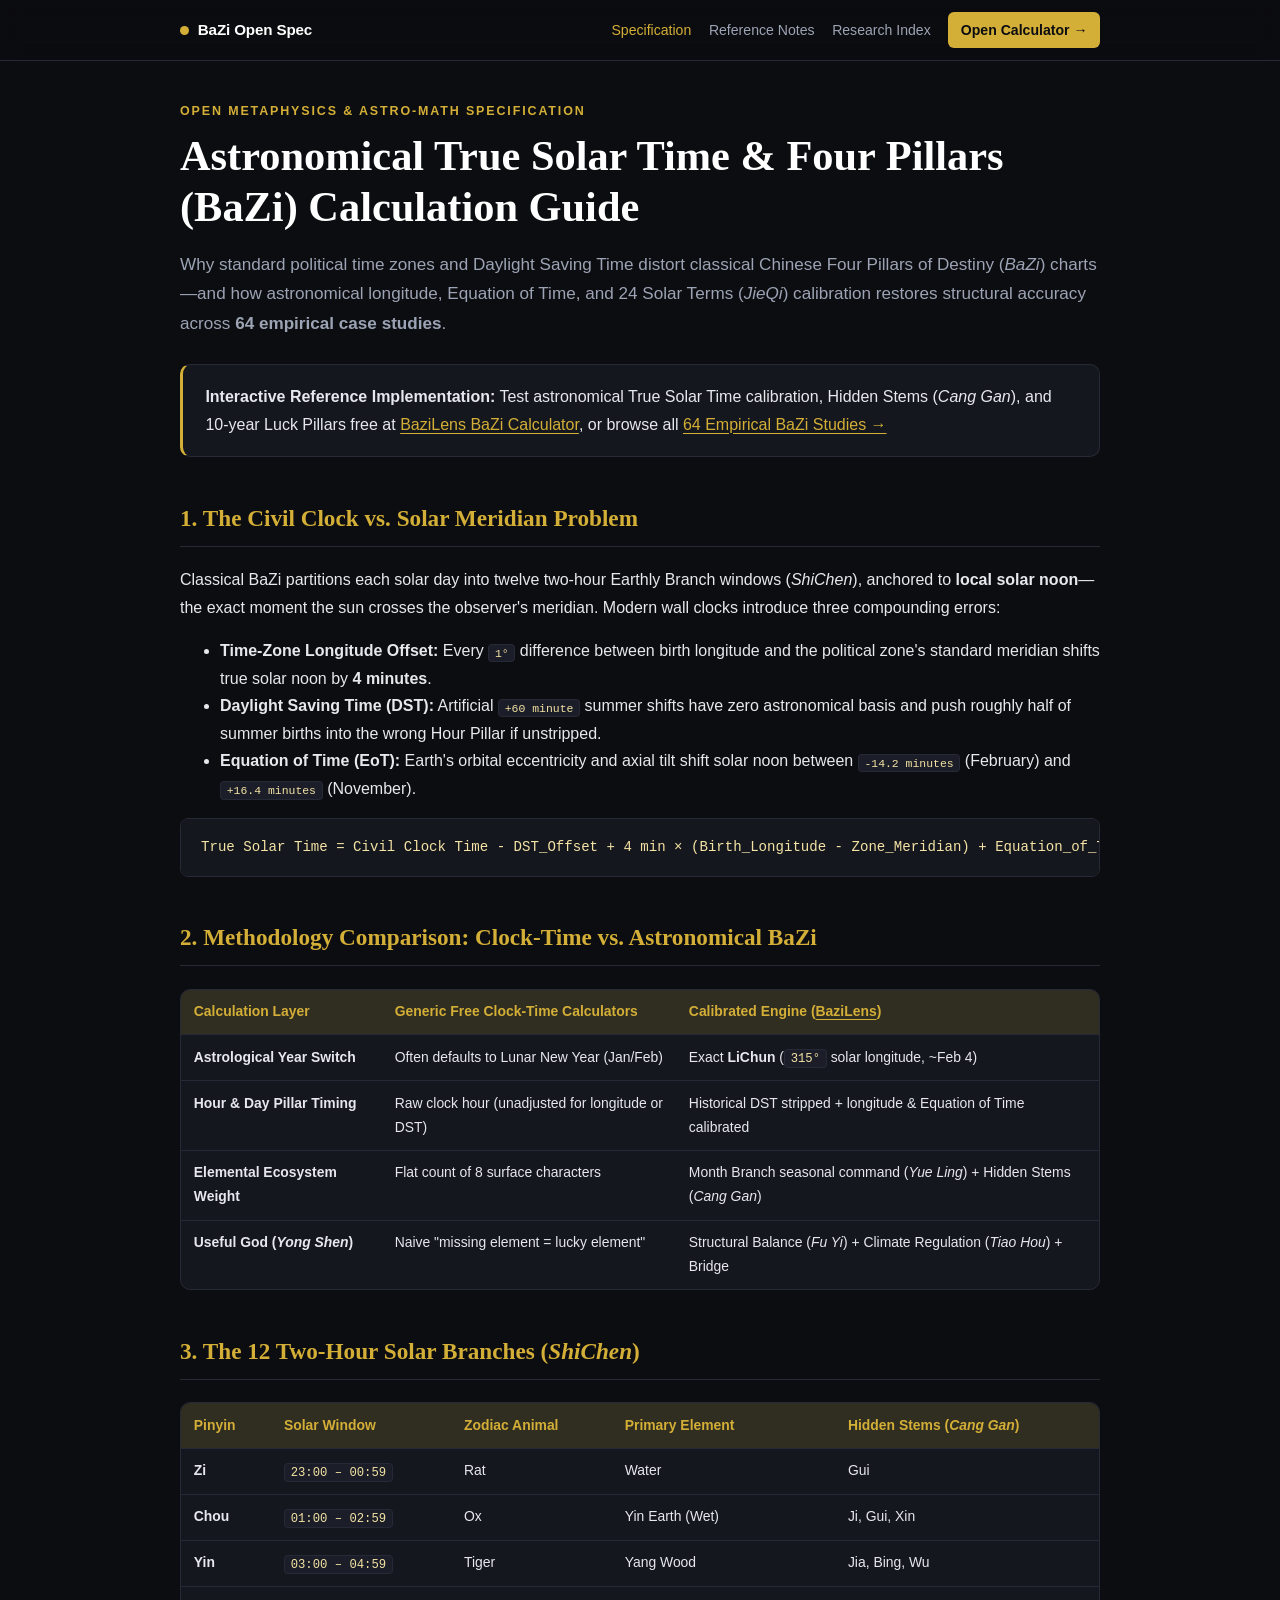
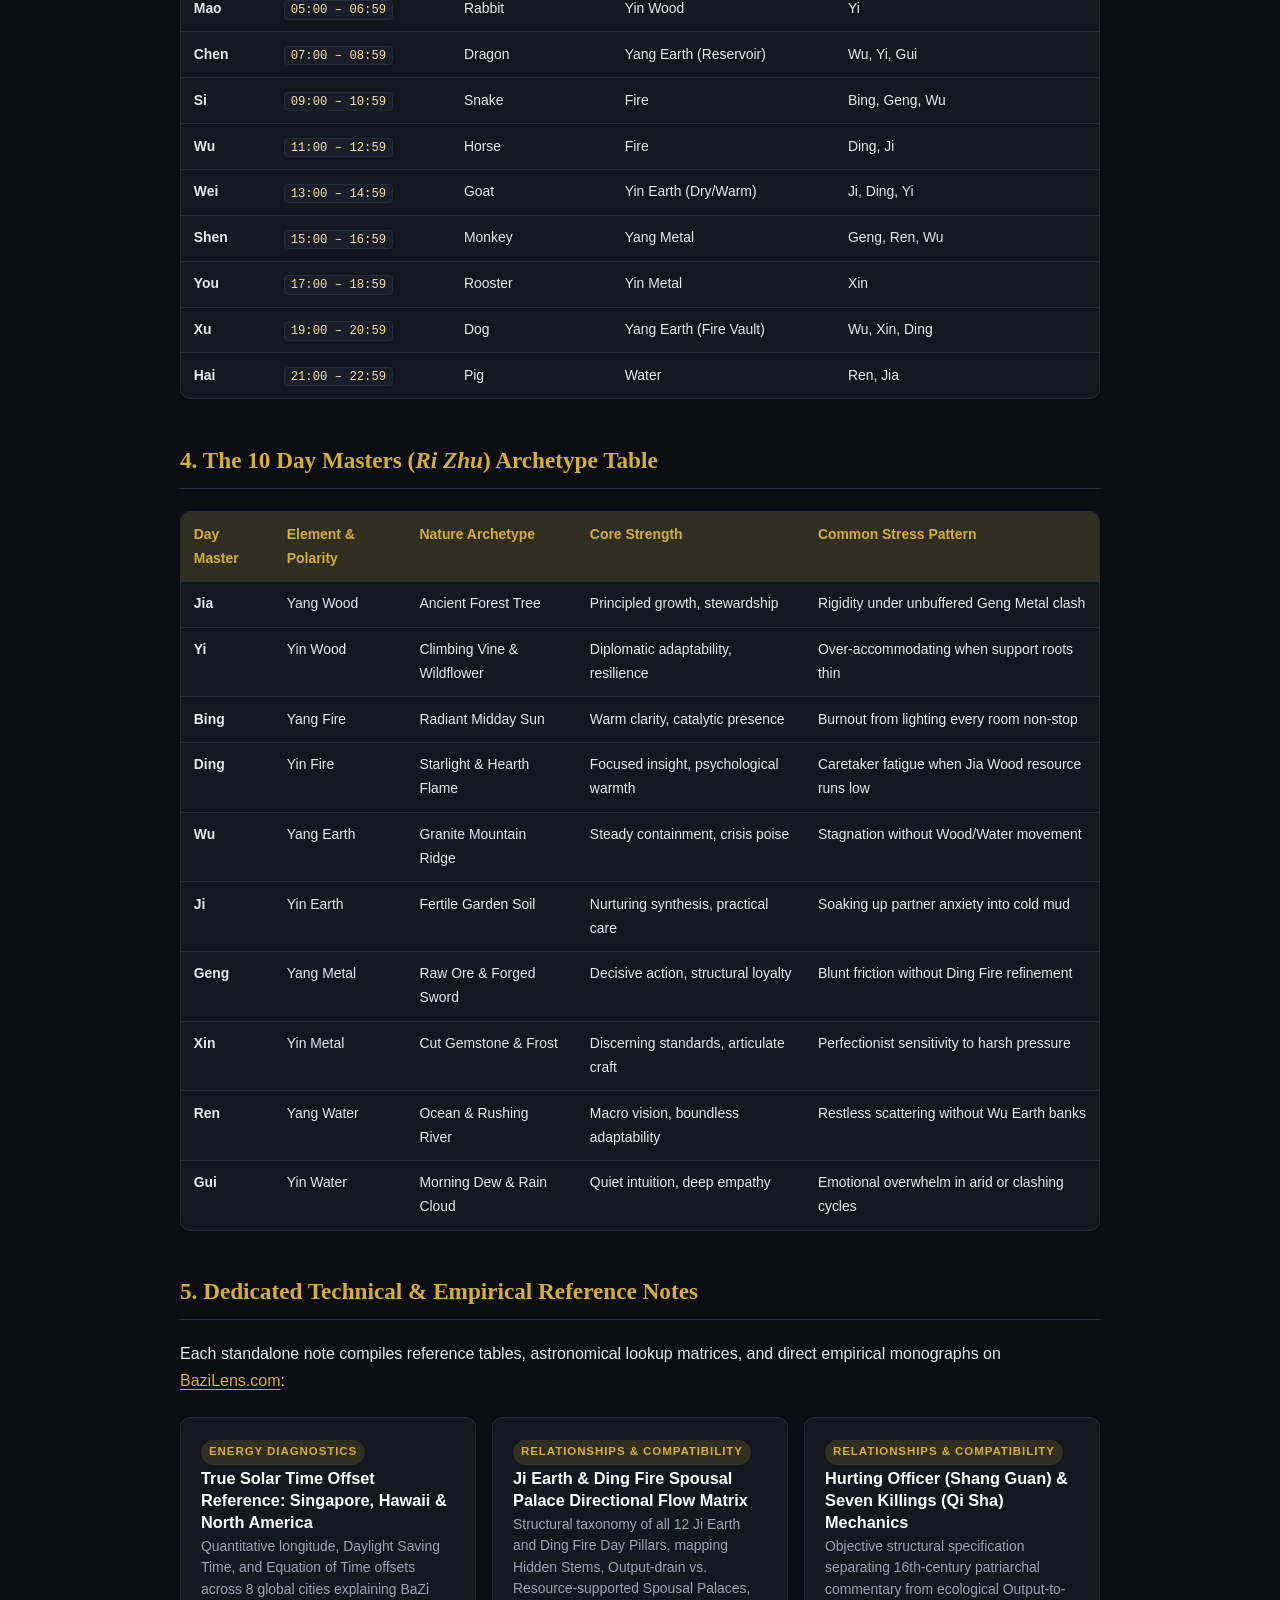
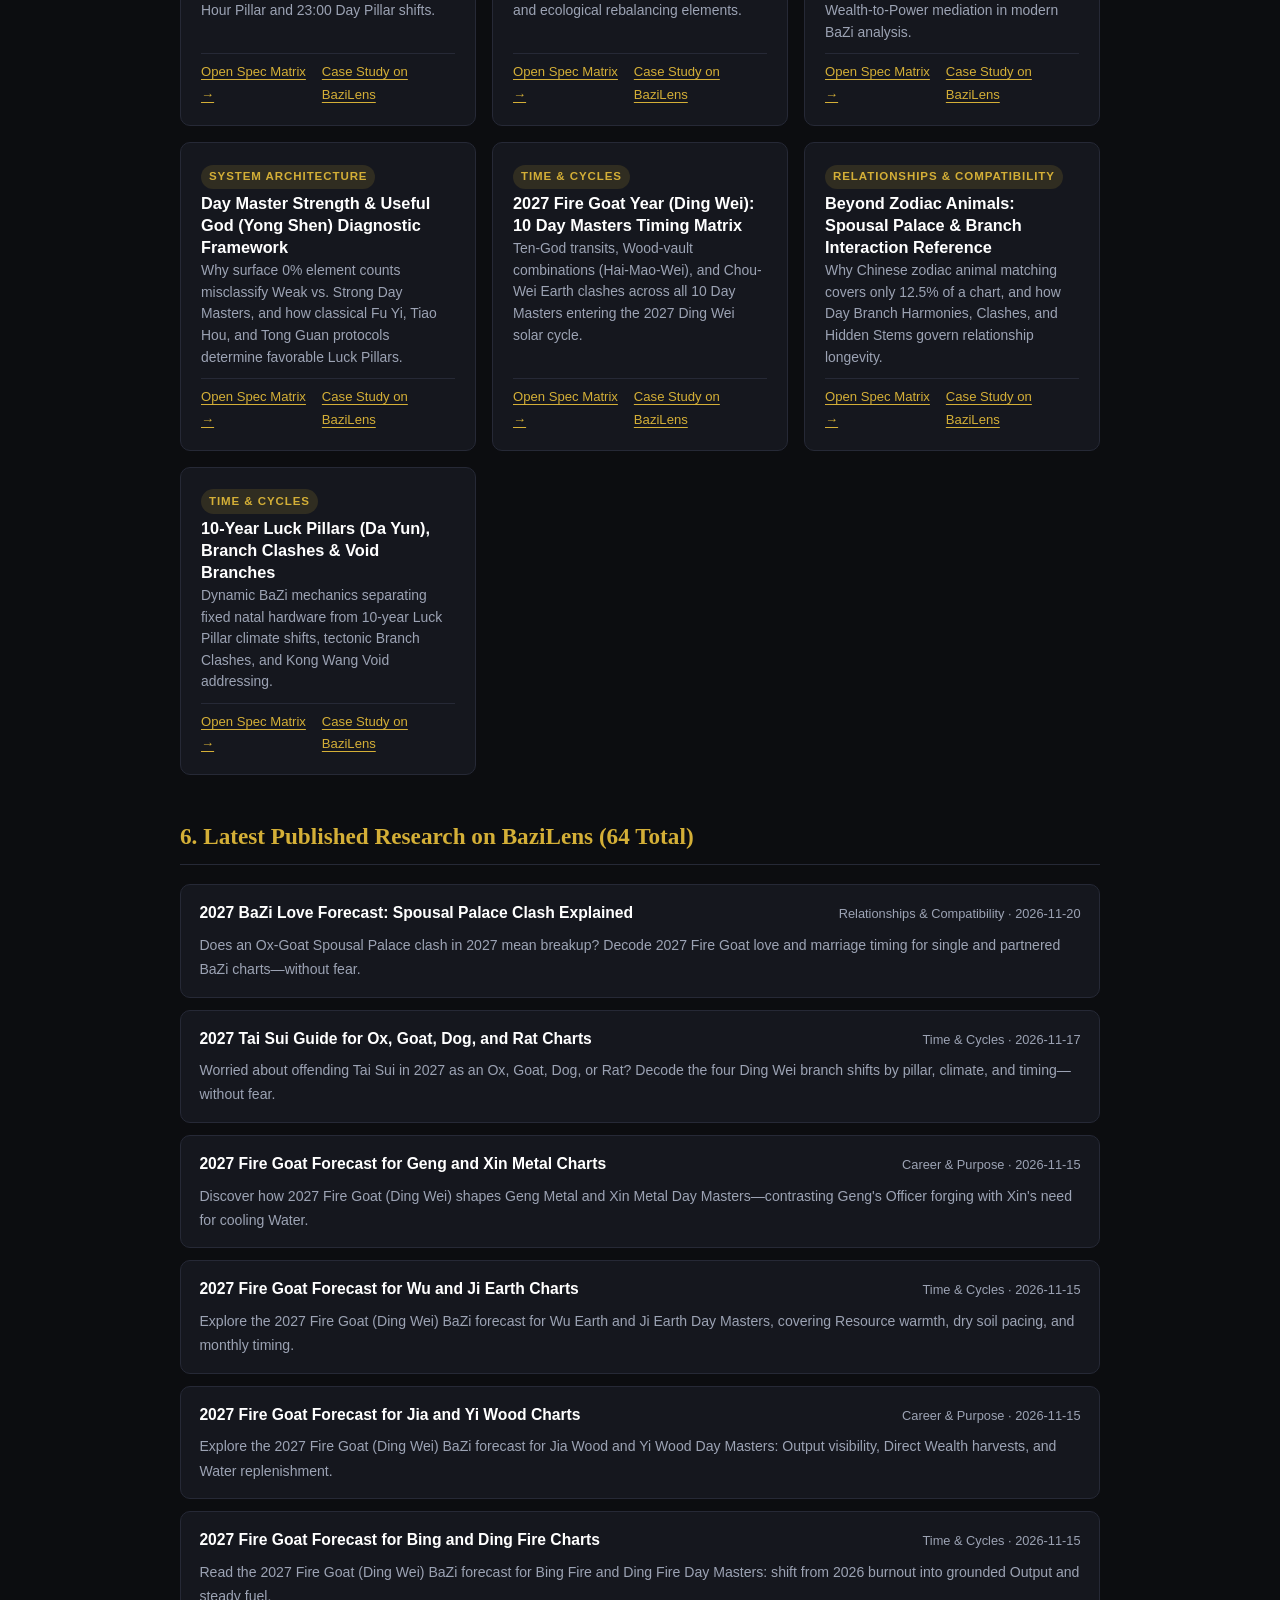
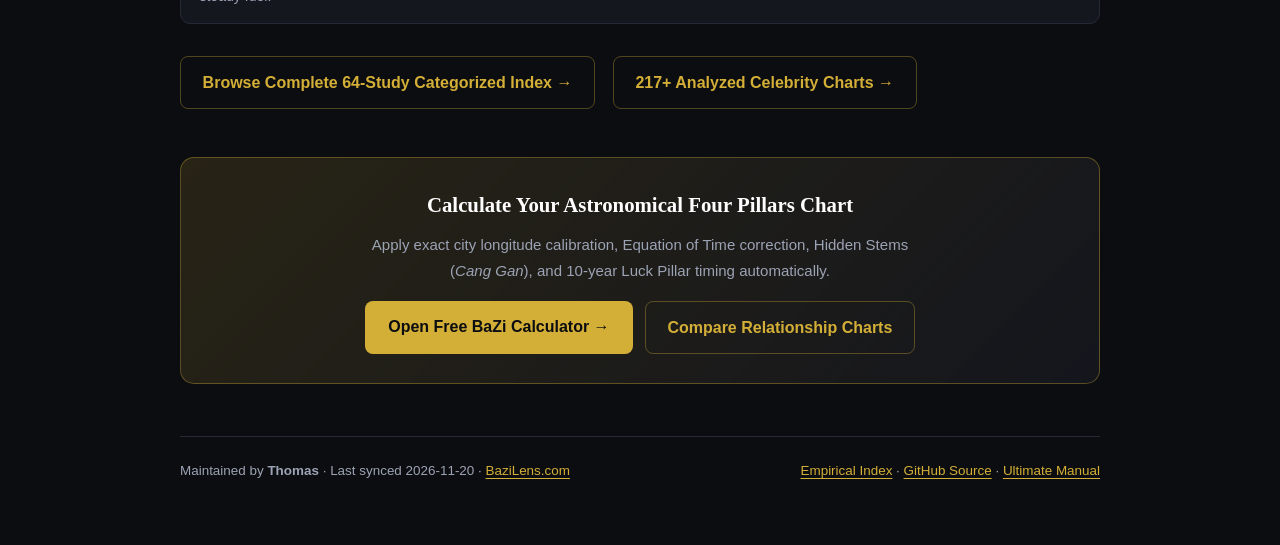
<file: docs/index.html>
<!DOCTYPE html>
<html lang="en">
<head>
  <meta charset="UTF-8" />
  <meta name="viewport" content="width=device-width, initial-scale=1.0" />
  <title>Astronomical True Solar Time &amp; BaZi Calculation Guide | BaziLens</title>
  <meta name="description" content="Open technical reference explaining Astronomical True Solar Time calibration, the Equation of Time, 24 Solar Terms, 10 Day Masters, and empirical BaZi research." />
  <link rel="canonical" href="https://bazilens.github.io/bazi-true-solar-time-guide/" />
  <meta property="og:type" content="article" />
  <meta property="og:title" content="Astronomical True Solar Time &amp; BaZi Calculation Guide | BaziLens" />
  <meta property="og:description" content="Open technical reference explaining Astronomical True Solar Time calibration, the Equation of Time, 24 Solar Terms, 10 Day Masters, and empirical BaZi research." />
  <meta property="og:url" content="https://bazilens.github.io/bazi-true-solar-time-guide/" />
  <link rel="stylesheet" href="./assets/style.css" />
  <script type="application/ld+json">
  {
    "@context": "https://schema.org",
    "@type": "WebSite",
    "name": "BaziLens Open BaZi Specification",
    "url": "https://bazilens.github.io/bazi-true-solar-time-guide/",
    "publisher": {
      "@type": "Organization",
      "name": "BaziLens",
      "url": "https://www.bazilens.com",
      "sameAs": [
        "https://www.bazilens.com",
        "https://github.com/bazilens",
        "https://dev.to/bazilens",
        "https://zenodo.org/records/24284920",
        "https://medium.com/@bazilens",
        "https://substack.com/@bazilens",
        "https://www.reddit.com/r/chineseastrology/",
        "https://www.reddit.com/r/ChineseZodiac/"
      ]
    }
  }
  </script>
  <script type="application/ld+json">
  {
    "@context": "https://schema.org",
    "@type": "TechArticle",
    "headline": "Astronomical True Solar Time & Four Pillars (BaZi) Calculation Specification",
    "description": "Open technical reference explaining Astronomical True Solar Time calibration, the Equation of Time, 24 Solar Terms (JieQi), Hidden Stems, and empirical BaZi chart architecture.",
    "author": {
      "@type": "Person",
      "name": "Thomas",
      "url": "https://www.bazilens.com"
    },
    "publisher": {
      "@type": "Organization",
      "name": "BaziLens",
      "url": "https://www.bazilens.com"
    },
    "dateModified": "2026-11-20",
    "mainEntityOfPage": "https://bazilens.github.io/bazi-true-solar-time-guide/"
  }
  </script>
</head>
<body>
  <header class="site-header">
    <div class="nav-inner">
      <a class="brand" href="./index.html">
        <span class="brand-dot"></span>
        <span>BaZi Open Spec</span>
      </a>
      <nav class="nav-links" aria-label="Primary Navigation">
        <a href="./index.html" class="active">Specification</a>
        <a href="./index.html#reference-notes" class="">Reference Notes</a>
        <a href="./research-index.html" class="">Research Index</a>
        <a class="nav-cta" href="https://www.bazilens.com/input">Open Calculator &rarr;</a>
      </nav>
    </div>
  </header>

  <main>
    <div class="eyebrow">Open Metaphysics &amp; Astro-Math Specification</div>
    <h1>Astronomical True Solar Time &amp; Four Pillars (BaZi) Calculation Guide</h1>
    <p class="lead">
      Why standard political time zones and Daylight Saving Time distort classical Chinese Four Pillars of Destiny (<em>BaZi</em>) charts—and how astronomical longitude, Equation of Time, and 24 Solar Terms (<em>JieQi</em>) calibration restores structural accuracy across <strong>64 empirical case studies</strong>.
    </p>

    <div class="callout">
      <strong>Interactive Reference Implementation:</strong> Test astronomical True Solar Time calibration, Hidden Stems (<em>Cang Gan</em>), and 10-year Luck Pillars free at <a href="https://www.bazilens.com/input">BaziLens BaZi Calculator</a>, or browse all <a href="./research-index.html">64 Empirical BaZi Studies &rarr;</a>
    </div>

    <h2>1. The Civil Clock vs. Solar Meridian Problem</h2>
    <p>
      Classical BaZi partitions each solar day into twelve two-hour Earthly Branch windows (<em>ShiChen</em>), anchored to <strong>local solar noon</strong>—the exact moment the sun crosses the observer's meridian. Modern wall clocks introduce three compounding errors:
    </p>
    <ul>
      <li><strong>Time-Zone Longitude Offset:</strong> Every <code>1&deg;</code> difference between birth longitude and the political zone's standard meridian shifts true solar noon by <strong>4 minutes</strong>.</li>
      <li><strong>Daylight Saving Time (DST):</strong> Artificial <code>+60 minute</code> summer shifts have zero astronomical basis and push roughly half of summer births into the wrong Hour Pillar if unstripped.</li>
      <li><strong>Equation of Time (EoT):</strong> Earth's orbital eccentricity and axial tilt shift solar noon between <code>-14.2 minutes</code> (February) and <code>+16.4 minutes</code> (November).</li>
    </ul>

    <pre>True Solar Time = Civil Clock Time - DST_Offset + 4 min &times; (Birth_Longitude - Zone_Meridian) + Equation_of_Time(Day)</pre>

    <h2>2. Methodology Comparison: Clock-Time vs. Astronomical BaZi</h2>
    <div class="table-scroll">
      <table>
        <thead>
          <tr>
            <th>Calculation Layer</th>
            <th>Generic Free Clock-Time Calculators</th>
            <th>Calibrated Engine (<a href="https://www.bazilens.com">BaziLens</a>)</th>
          </tr>
        </thead>
        <tbody>
          <tr>
            <td><strong>Astrological Year Switch</strong></td>
            <td>Often defaults to Lunar New Year (Jan/Feb)</td>
            <td>Exact <strong>LiChun</strong> (<code>315&deg;</code> solar longitude, ~Feb 4)</td>
          </tr>
          <tr>
            <td><strong>Hour &amp; Day Pillar Timing</strong></td>
            <td>Raw clock hour (unadjusted for longitude or DST)</td>
            <td>Historical DST stripped + longitude &amp; Equation of Time calibrated</td>
          </tr>
          <tr>
            <td><strong>Elemental Ecosystem Weight</strong></td>
            <td>Flat count of 8 surface characters</td>
            <td>Month Branch seasonal command (<em>Yue Ling</em>) + Hidden Stems (<em>Cang Gan</em>)</td>
          </tr>
          <tr>
            <td><strong>Useful God (<em>Yong Shen</em>)</strong></td>
            <td>Naive "missing element = lucky element"</td>
            <td>Structural Balance (<em>Fu Yi</em>) + Climate Regulation (<em>Tiao Hou</em>) + Bridge</td>
          </tr>
        </tbody>
      </table>
    </div>

    <h2>3. The 12 Two-Hour Solar Branches (<em>ShiChen</em>)</h2>
    <div class="table-scroll">
      <table>
        <thead>
          <tr>
            <th>Pinyin</th>
            <th>Solar Window</th>
            <th>Zodiac Animal</th>
            <th>Primary Element</th>
            <th>Hidden Stems (<em>Cang Gan</em>)</th>
          </tr>
        </thead>
        <tbody>
          <tr><td><strong>Zi</strong></td><td><code>23:00 – 00:59</code></td><td>Rat</td><td>Water</td><td>Gui</td></tr>
          <tr><td><strong>Chou</strong></td><td><code>01:00 – 02:59</code></td><td>Ox</td><td>Yin Earth (Wet)</td><td>Ji, Gui, Xin</td></tr>
          <tr><td><strong>Yin</strong></td><td><code>03:00 – 04:59</code></td><td>Tiger</td><td>Yang Wood</td><td>Jia, Bing, Wu</td></tr>
          <tr><td><strong>Mao</strong></td><td><code>05:00 – 06:59</code></td><td>Rabbit</td><td>Yin Wood</td><td>Yi</td></tr>
          <tr><td><strong>Chen</strong></td><td><code>07:00 – 08:59</code></td><td>Dragon</td><td>Yang Earth (Reservoir)</td><td>Wu, Yi, Gui</td></tr>
          <tr><td><strong>Si</strong></td><td><code>09:00 – 10:59</code></td><td>Snake</td><td>Fire</td><td>Bing, Geng, Wu</td></tr>
          <tr><td><strong>Wu</strong></td><td><code>11:00 – 12:59</code></td><td>Horse</td><td>Fire</td><td>Ding, Ji</td></tr>
          <tr><td><strong>Wei</strong></td><td><code>13:00 – 14:59</code></td><td>Goat</td><td>Yin Earth (Dry/Warm)</td><td>Ji, Ding, Yi</td></tr>
          <tr><td><strong>Shen</strong></td><td><code>15:00 – 16:59</code></td><td>Monkey</td><td>Yang Metal</td><td>Geng, Ren, Wu</td></tr>
          <tr><td><strong>You</strong></td><td><code>17:00 – 18:59</code></td><td>Rooster</td><td>Yin Metal</td><td>Xin</td></tr>
          <tr><td><strong>Xu</strong></td><td><code>19:00 – 20:59</code></td><td>Dog</td><td>Yang Earth (Fire Vault)</td><td>Wu, Xin, Ding</td></tr>
          <tr><td><strong>Hai</strong></td><td><code>21:00 – 22:59</code></td><td>Pig</td><td>Water</td><td>Ren, Jia</td></tr>
        </tbody>
      </table>
    </div>

    <h2>4. The 10 Day Masters (<em>Ri Zhu</em>) Archetype Table</h2>
    <div class="table-scroll">
      <table>
        <thead>
          <tr>
            <th>Day Master</th>
            <th>Element &amp; Polarity</th>
            <th>Nature Archetype</th>
            <th>Core Strength</th>
            <th>Common Stress Pattern</th>
          </tr>
        </thead>
        <tbody>
          <tr><td><strong>Jia</strong></td><td>Yang Wood</td><td>Ancient Forest Tree</td><td>Principled growth, stewardship</td><td>Rigidity under unbuffered Geng Metal clash</td></tr>
          <tr><td><strong>Yi</strong></td><td>Yin Wood</td><td>Climbing Vine &amp; Wildflower</td><td>Diplomatic adaptability, resilience</td><td>Over-accommodating when support roots thin</td></tr>
          <tr><td><strong>Bing</strong></td><td>Yang Fire</td><td>Radiant Midday Sun</td><td>Warm clarity, catalytic presence</td><td>Burnout from lighting every room non-stop</td></tr>
          <tr><td><strong>Ding</strong></td><td>Yin Fire</td><td>Starlight &amp; Hearth Flame</td><td>Focused insight, psychological warmth</td><td>Caretaker fatigue when Jia Wood resource runs low</td></tr>
          <tr><td><strong>Wu</strong></td><td>Yang Earth</td><td>Granite Mountain Ridge</td><td>Steady containment, crisis poise</td><td>Stagnation without Wood/Water movement</td></tr>
          <tr><td><strong>Ji</strong></td><td>Yin Earth</td><td>Fertile Garden Soil</td><td>Nurturing synthesis, practical care</td><td>Soaking up partner anxiety into cold mud</td></tr>
          <tr><td><strong>Geng</strong></td><td>Yang Metal</td><td>Raw Ore &amp; Forged Sword</td><td>Decisive action, structural loyalty</td><td>Blunt friction without Ding Fire refinement</td></tr>
          <tr><td><strong>Xin</strong></td><td>Yin Metal</td><td>Cut Gemstone &amp; Frost</td><td>Discerning standards, articulate craft</td><td>Perfectionist sensitivity to harsh pressure</td></tr>
          <tr><td><strong>Ren</strong></td><td>Yang Water</td><td>Ocean &amp; Rushing River</td><td>Macro vision, boundless adaptability</td><td>Restless scattering without Wu Earth banks</td></tr>
          <tr><td><strong>Gui</strong></td><td>Yin Water</td><td>Morning Dew &amp; Rain Cloud</td><td>Quiet intuition, deep empathy</td><td>Emotional overwhelm in arid or clashing cycles</td></tr>
        </tbody>
      </table>
    </div>

    <h2 id="reference-notes">5. Dedicated Technical &amp; Empirical Reference Notes</h2>
    <p>
      Each standalone note compiles reference tables, astronomical lookup matrices, and direct empirical monographs on <a href="https://www.bazilens.com/blog">BaziLens.com</a>:
    </p>
    <div class="card-grid">
      <article class="card">
        <div>
          <span class="badge">Energy Diagnostics</span>
          <h3><a href="./notes/true-solar-time-singapore-north-america.html">True Solar Time Offset Reference: Singapore, Hawaii &amp; North America</a></h3>
          <p>Quantitative longitude, Daylight Saving Time, and Equation of Time offsets across 8 global cities explaining BaZi Hour Pillar and 23:00 Day Pillar shifts.</p>
        </div>
        <div class="card-foot">
          <a href="./notes/true-solar-time-singapore-north-america.html">Open Spec Matrix &rarr;</a>
          <a href="https://www.bazilens.com/blog/true-solar-time-bazi-singapore-north-america">Case Study on BaziLens</a>
        </div>
      </article>
      <article class="card">
        <div>
          <span class="badge">Relationships &amp; Compatibility</span>
          <h3><a href="./notes/yin-earth-yin-fire-spousal-palace.html">Ji Earth &amp; Ding Fire Spousal Palace Directional Flow Matrix</a></h3>
          <p>Structural taxonomy of all 12 Ji Earth and Ding Fire Day Pillars, mapping Hidden Stems, Output-drain vs. Resource-supported Spousal Palaces, and ecological rebalancing elements.</p>
        </div>
        <div class="card-foot">
          <a href="./notes/yin-earth-yin-fire-spousal-palace.html">Open Spec Matrix &rarr;</a>
          <a href="https://www.bazilens.com/blog/why-yin-earth-yin-fire-overgive-relationships">Case Study on BaziLens</a>
        </div>
      </article>
      <article class="card">
        <div>
          <span class="badge">Relationships &amp; Compatibility</span>
          <h3><a href="./notes/hurting-officer-seven-killings-ten-gods.html">Hurting Officer (Shang Guan) &amp; Seven Killings (Qi Sha) Mechanics</a></h3>
          <p>Objective structural specification separating 16th-century patriarchal commentary from ecological Output-to-Wealth-to-Power mediation in modern BaZi analysis.</p>
        </div>
        <div class="card-foot">
          <a href="./notes/hurting-officer-seven-killings-ten-gods.html">Open Spec Matrix &rarr;</a>
          <a href="https://www.bazilens.com/blog/hurting-officer-seven-killings-women-bazi-myth">Case Study on BaziLens</a>
        </div>
      </article>
      <article class="card">
        <div>
          <span class="badge">System Architecture</span>
          <h3><a href="./notes/day-master-strength-useful-god-guide.html">Day Master Strength &amp; Useful God (Yong Shen) Diagnostic Framework</a></h3>
          <p>Why surface 0% element counts misclassify Weak vs. Strong Day Masters, and how classical Fu Yi, Tiao Hou, and Tong Guan protocols determine favorable Luck Pillars.</p>
        </div>
        <div class="card-foot">
          <a href="./notes/day-master-strength-useful-god-guide.html">Open Spec Matrix &rarr;</a>
          <a href="https://www.bazilens.com/blog/bazi-calculator-favorable-element-trap">Case Study on BaziLens</a>
        </div>
      </article>
      <article class="card">
        <div>
          <span class="badge">Time &amp; Cycles</span>
          <h3><a href="./notes/2027-fire-goat-ding-wei-timing-matrix.html">2027 Fire Goat Year (Ding Wei): 10 Day Masters Timing Matrix</a></h3>
          <p>Ten-God transits, Wood-vault combinations (Hai-Mao-Wei), and Chou-Wei Earth clashes across all 10 Day Masters entering the 2027 Ding Wei solar cycle.</p>
        </div>
        <div class="card-foot">
          <a href="./notes/2027-fire-goat-ding-wei-timing-matrix.html">Open Spec Matrix &rarr;</a>
          <a href="https://www.bazilens.com/blog/2027-fire-goat-ding-wei-bazi-guide">Case Study on BaziLens</a>
        </div>
      </article>
      <article class="card">
        <div>
          <span class="badge">Relationships &amp; Compatibility</span>
          <h3><a href="./notes/spousal-palace-synastry-mechanics.html">Beyond Zodiac Animals: Spousal Palace &amp; Branch Interaction Reference</a></h3>
          <p>Why Chinese zodiac animal matching covers only 12.5% of a chart, and how Day Branch Harmonies, Clashes, and Hidden Stems govern relationship longevity.</p>
        </div>
        <div class="card-foot">
          <a href="./notes/spousal-palace-synastry-mechanics.html">Open Spec Matrix &rarr;</a>
          <a href="https://www.bazilens.com/blog/spousal-palace-compatibility">Case Study on BaziLens</a>
        </div>
      </article>
      <article class="card">
        <div>
          <span class="badge">Time &amp; Cycles</span>
          <h3><a href="./notes/luck-pillars-clashes-void-branches.html">10-Year Luck Pillars (Da Yun), Branch Clashes &amp; Void Branches</a></h3>
          <p>Dynamic BaZi mechanics separating fixed natal hardware from 10-year Luck Pillar climate shifts, tectonic Branch Clashes, and Kong Wang Void addressing.</p>
        </div>
        <div class="card-foot">
          <a href="./notes/luck-pillars-clashes-void-branches.html">Open Spec Matrix &rarr;</a>
          <a href="https://www.bazilens.com/blog/luck-pillars-climate">Case Study on BaziLens</a>
        </div>
      </article>
    </div>

    <h2>6. Latest Published Research on BaziLens (64 Total)</h2>
    <ul class="study-list">
      <li class="study-item">
        <div class="study-item-head">
          <a class="study-item-title" href="https://www.bazilens.com/blog/2027-bazi-love-marriage-spousal-palace-clash">2027 BaZi Love Forecast: Spousal Palace Clash Explained</a>
          <span class="study-meta">Relationships &amp; Compatibility &middot; 2026-11-20</span>
        </div>
        <p class="study-desc">Does an Ox-Goat Spousal Palace clash in 2027 mean breakup? Decode 2027 Fire Goat love and marriage timing for single and partnered BaZi charts—without fear.</p>
      </li>
      <li class="study-item">
        <div class="study-item-head">
          <a class="study-item-title" href="https://www.bazilens.com/blog/2027-tai-sui-ox-goat-dog-rat-bazi-guide">2027 Tai Sui Guide for Ox, Goat, Dog, and Rat Charts</a>
          <span class="study-meta">Time &amp; Cycles &middot; 2026-11-17</span>
        </div>
        <p class="study-desc">Worried about offending Tai Sui in 2027 as an Ox, Goat, Dog, or Rat? Decode the four Ding Wei branch shifts by pillar, climate, and timing—without fear.</p>
      </li>
      <li class="study-item">
        <div class="study-item-head">
          <a class="study-item-title" href="https://www.bazilens.com/blog/2027-fire-goat-geng-metal-xin-metal-bazi">2027 Fire Goat Forecast for Geng and Xin Metal Charts</a>
          <span class="study-meta">Career &amp; Purpose &middot; 2026-11-15</span>
        </div>
        <p class="study-desc">Discover how 2027 Fire Goat (Ding Wei) shapes Geng Metal and Xin Metal Day Masters—contrasting Geng's Officer forging with Xin's need for cooling Water.</p>
      </li>
      <li class="study-item">
        <div class="study-item-head">
          <a class="study-item-title" href="https://www.bazilens.com/blog/2027-fire-goat-wu-earth-ji-earth-bazi">2027 Fire Goat Forecast for Wu and Ji Earth Charts</a>
          <span class="study-meta">Time &amp; Cycles &middot; 2026-11-15</span>
        </div>
        <p class="study-desc">Explore the 2027 Fire Goat (Ding Wei) BaZi forecast for Wu Earth and Ji Earth Day Masters, covering Resource warmth, dry soil pacing, and monthly timing.</p>
      </li>
      <li class="study-item">
        <div class="study-item-head">
          <a class="study-item-title" href="https://www.bazilens.com/blog/2027-fire-goat-jia-wood-yi-wood-bazi">2027 Fire Goat Forecast for Jia and Yi Wood Charts</a>
          <span class="study-meta">Career &amp; Purpose &middot; 2026-11-15</span>
        </div>
        <p class="study-desc">Explore the 2027 Fire Goat (Ding Wei) BaZi forecast for Jia Wood and Yi Wood Day Masters: Output visibility, Direct Wealth harvests, and Water replenishment.</p>
      </li>
      <li class="study-item">
        <div class="study-item-head">
          <a class="study-item-title" href="https://www.bazilens.com/blog/2027-fire-goat-bing-fire-ding-fire-bazi">2027 Fire Goat Forecast for Bing and Ding Fire Charts</a>
          <span class="study-meta">Time &amp; Cycles &middot; 2026-11-15</span>
        </div>
        <p class="study-desc">Read the 2027 Fire Goat (Ding Wei) BaZi forecast for Bing Fire and Ding Fire Day Masters: shift from 2026 burnout into grounded Output and steady fuel.</p>
      </li>
    </ul>
    <p>
      <a class="btn-secondary" href="./research-index.html">Browse Complete 64-Study Categorized Index &rarr;</a>
      &nbsp;&nbsp;
      <a class="btn-secondary" href="https://www.bazilens.com/celebrity">217+ Analyzed Celebrity Charts &rarr;</a>
    </p>

    <div class="cta-box">
      <h3>Calculate Your Astronomical Four Pillars Chart</h3>
      <p>
        Apply exact city longitude calibration, Equation of Time correction, Hidden Stems (<em>Cang Gan</em>), and 10-year Luck Pillar timing automatically.
      </p>
      <div class="cta-actions">
        <a class="btn" href="https://www.bazilens.com/input">Open Free BaZi Calculator &rarr;</a>
        <a class="btn-secondary" href="https://www.bazilens.com/compatibility">Compare Relationship Charts</a>
      </div>
    </div>

    <footer>
      <span>Maintained by <strong>Thomas</strong> &middot; Last synced 2026-11-20 &middot; <a href="https://www.bazilens.com">BaziLens.com</a></span>
      <span><a href="./research-index.html">Empirical Index</a> &middot; <a href="https://github.com/bazilens/bazi-true-solar-time-guide">GitHub Source</a> &middot; <a href="https://www.bazilens.com/bazi-reading-ultimate-guide">Ultimate Manual</a></span>
    </footer>
  </main>
</body>
</html>
</file>
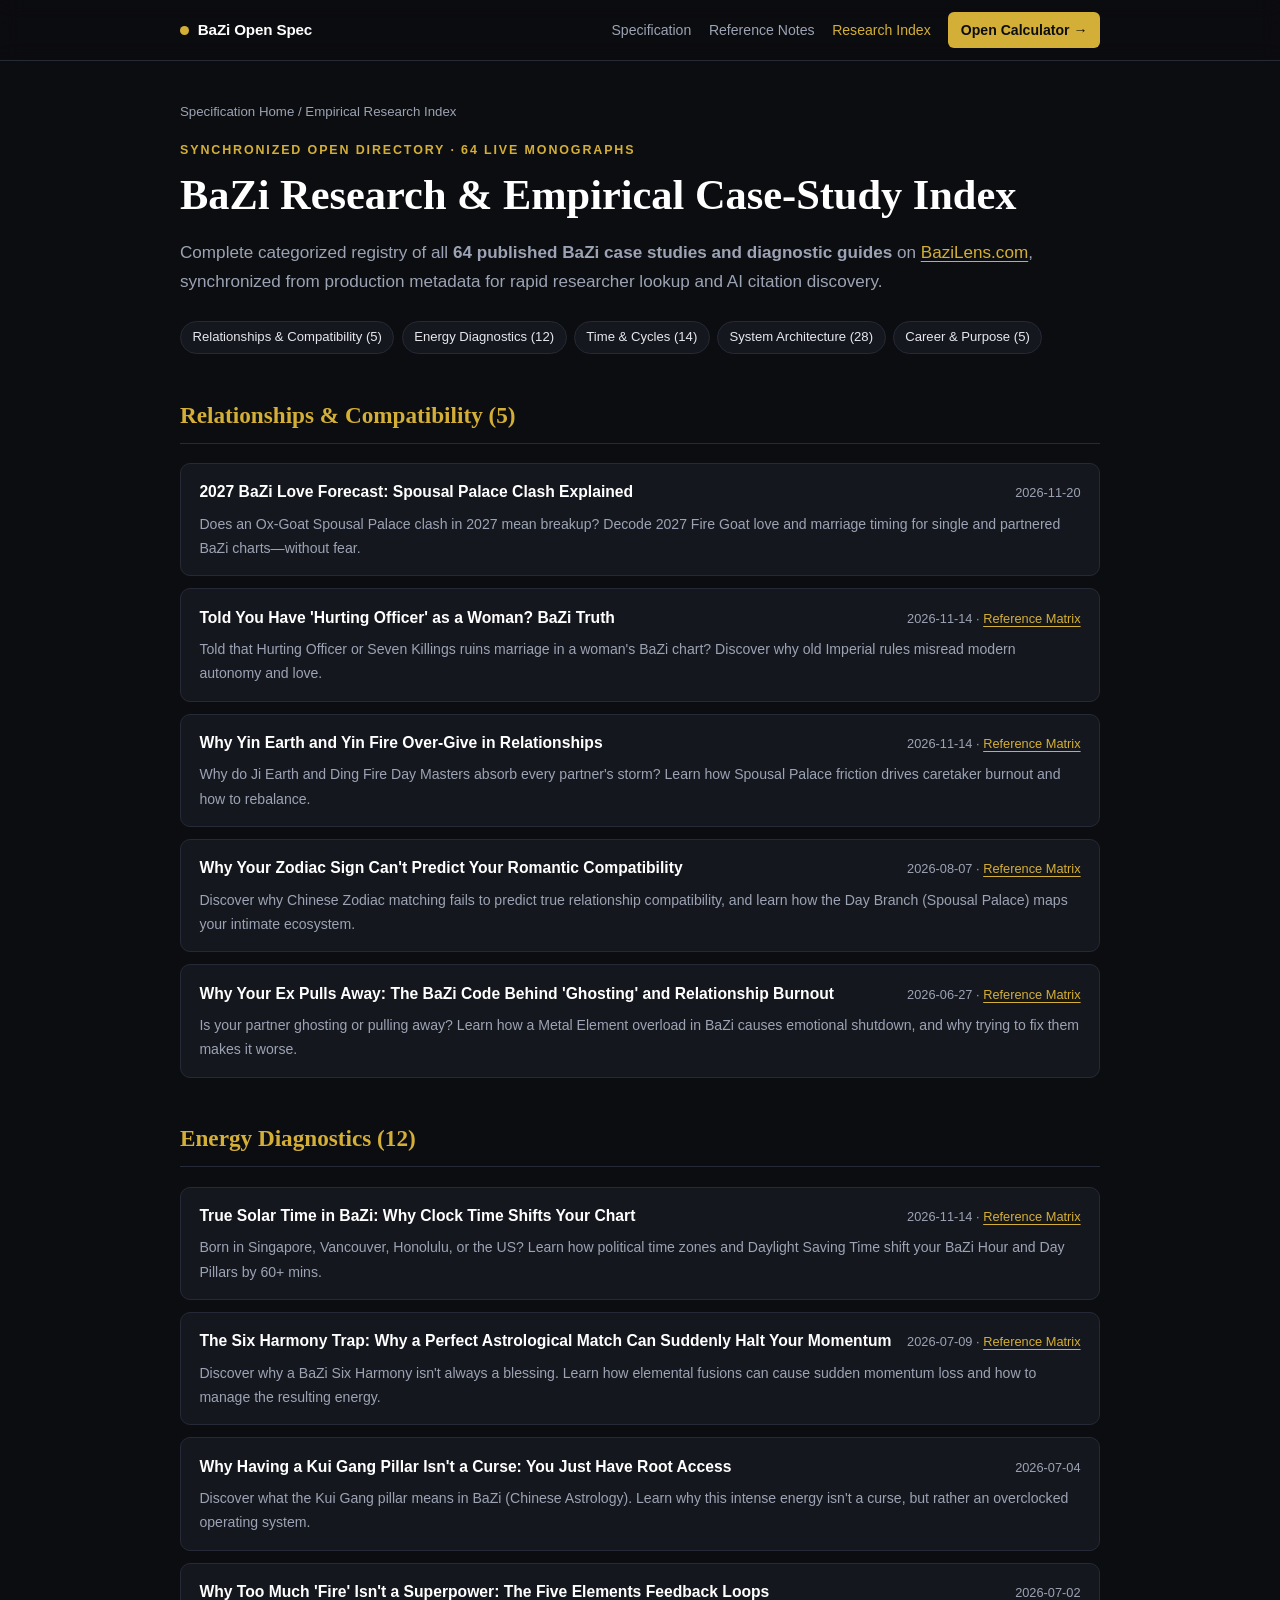
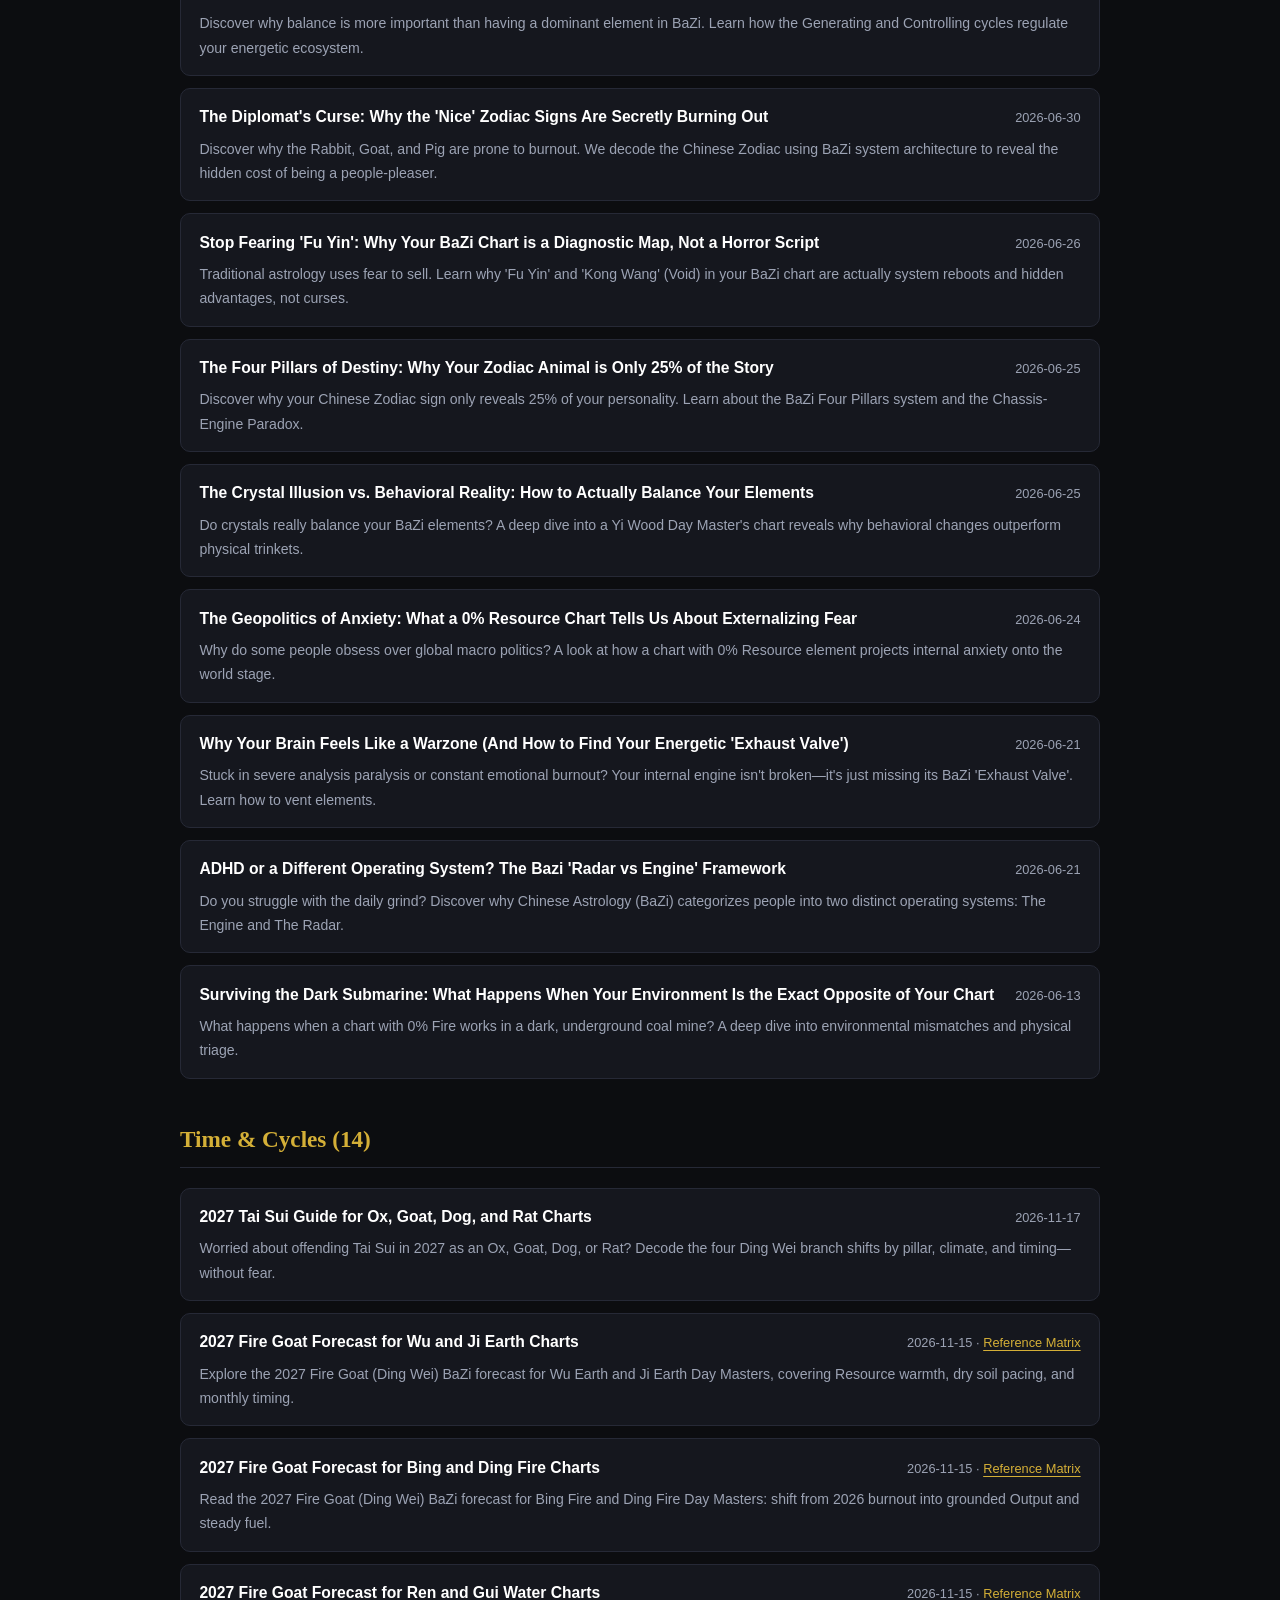
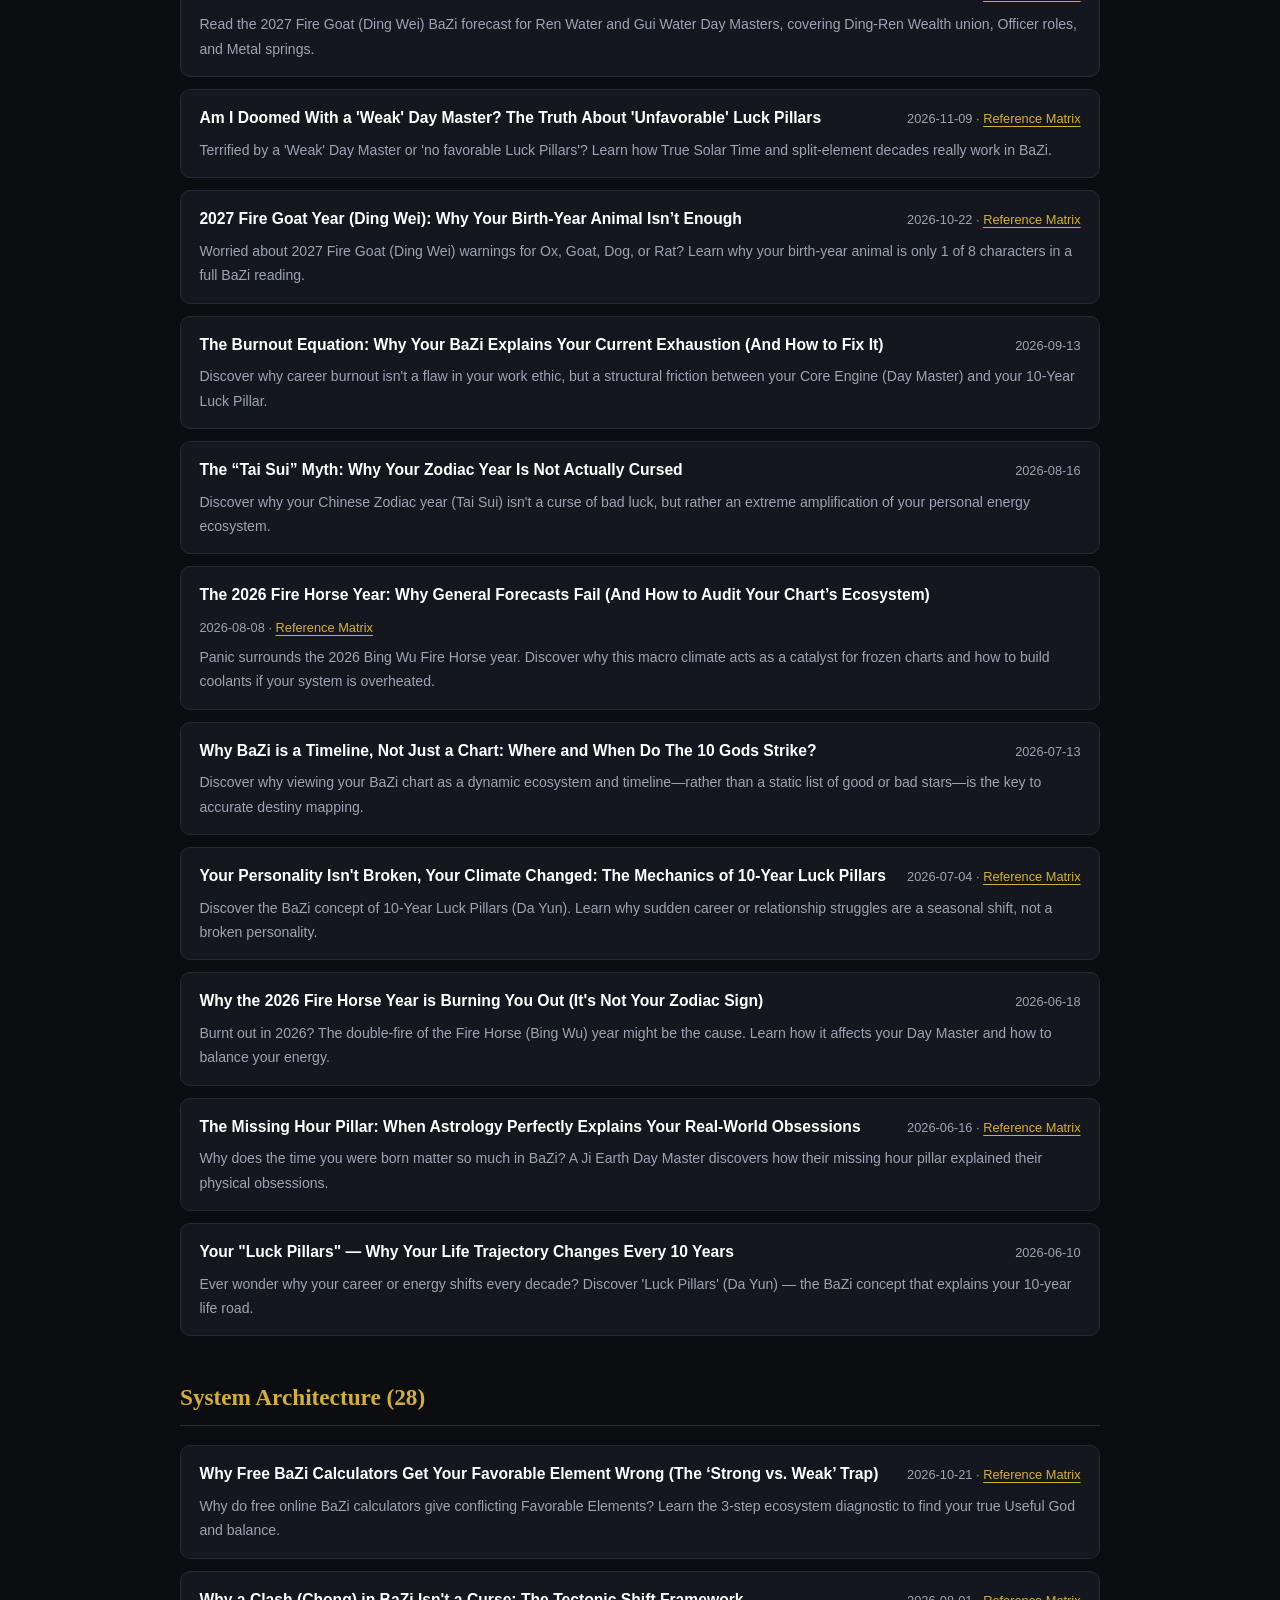
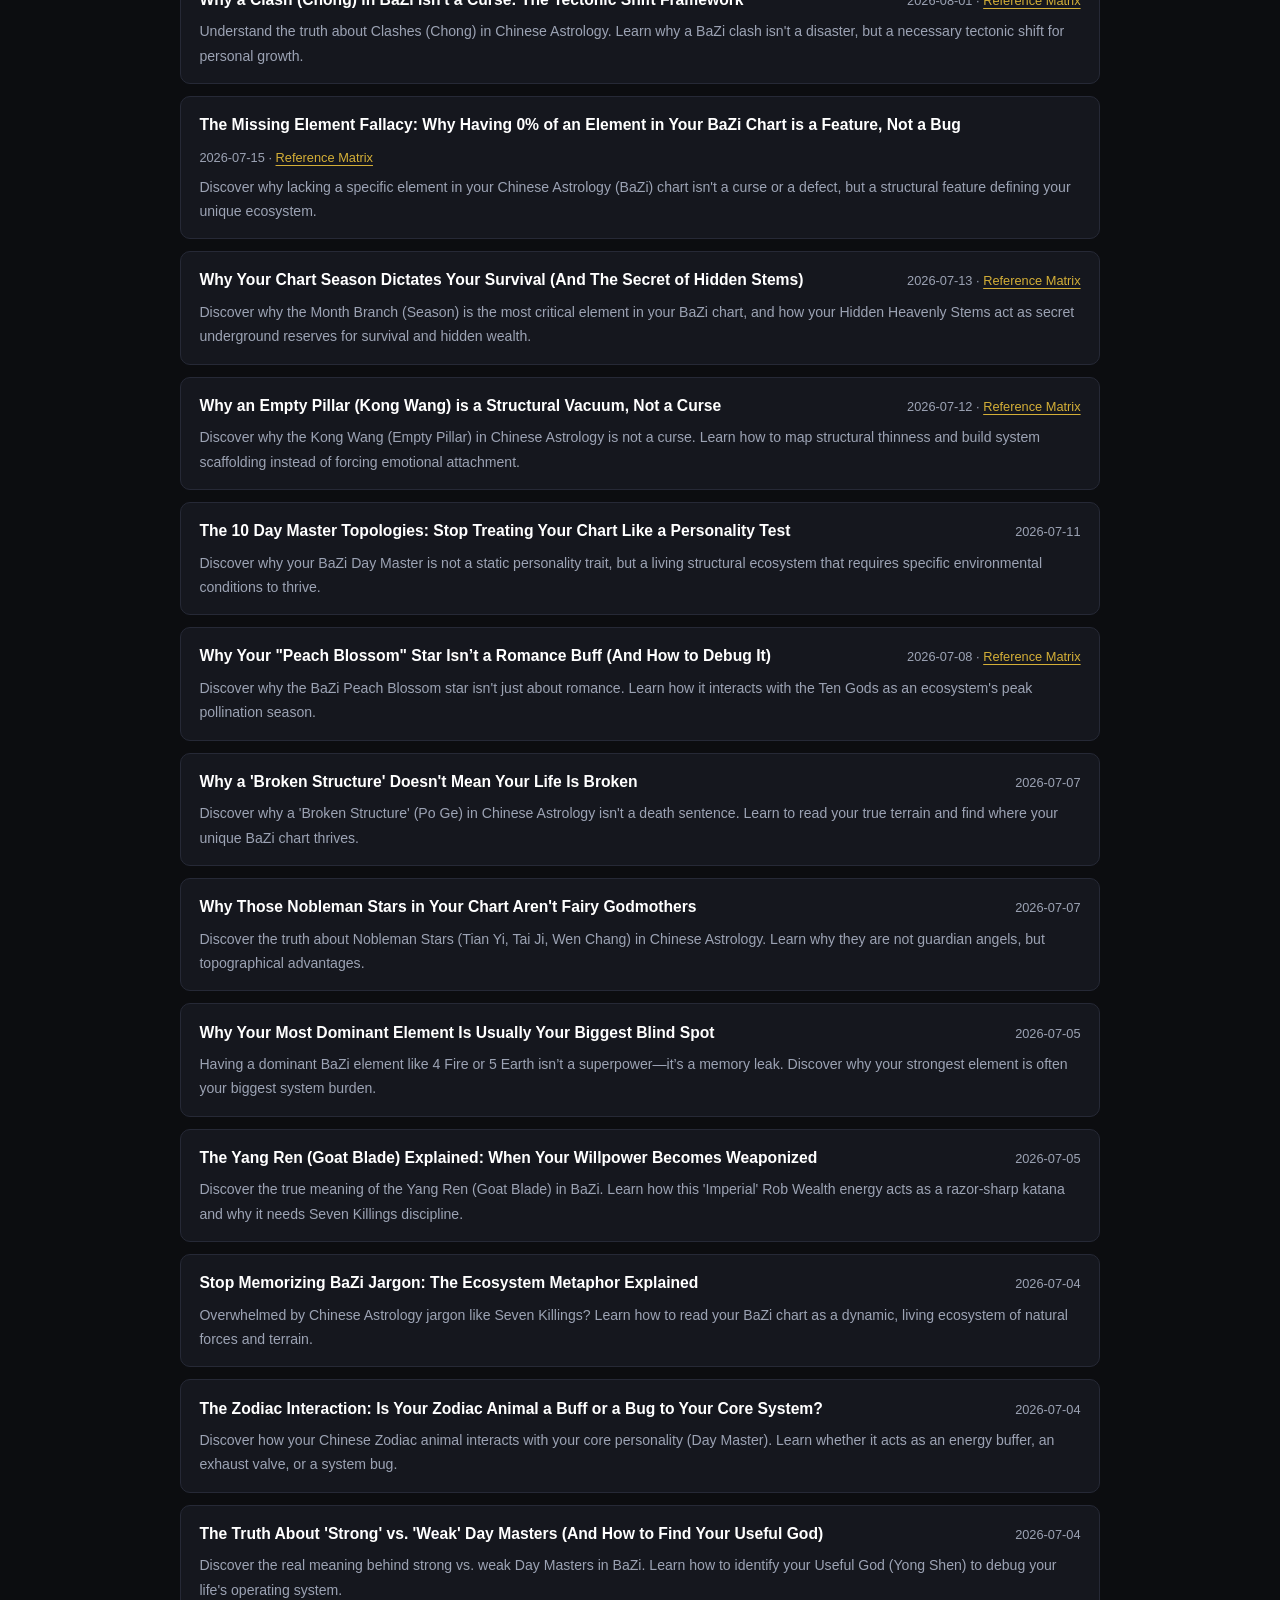
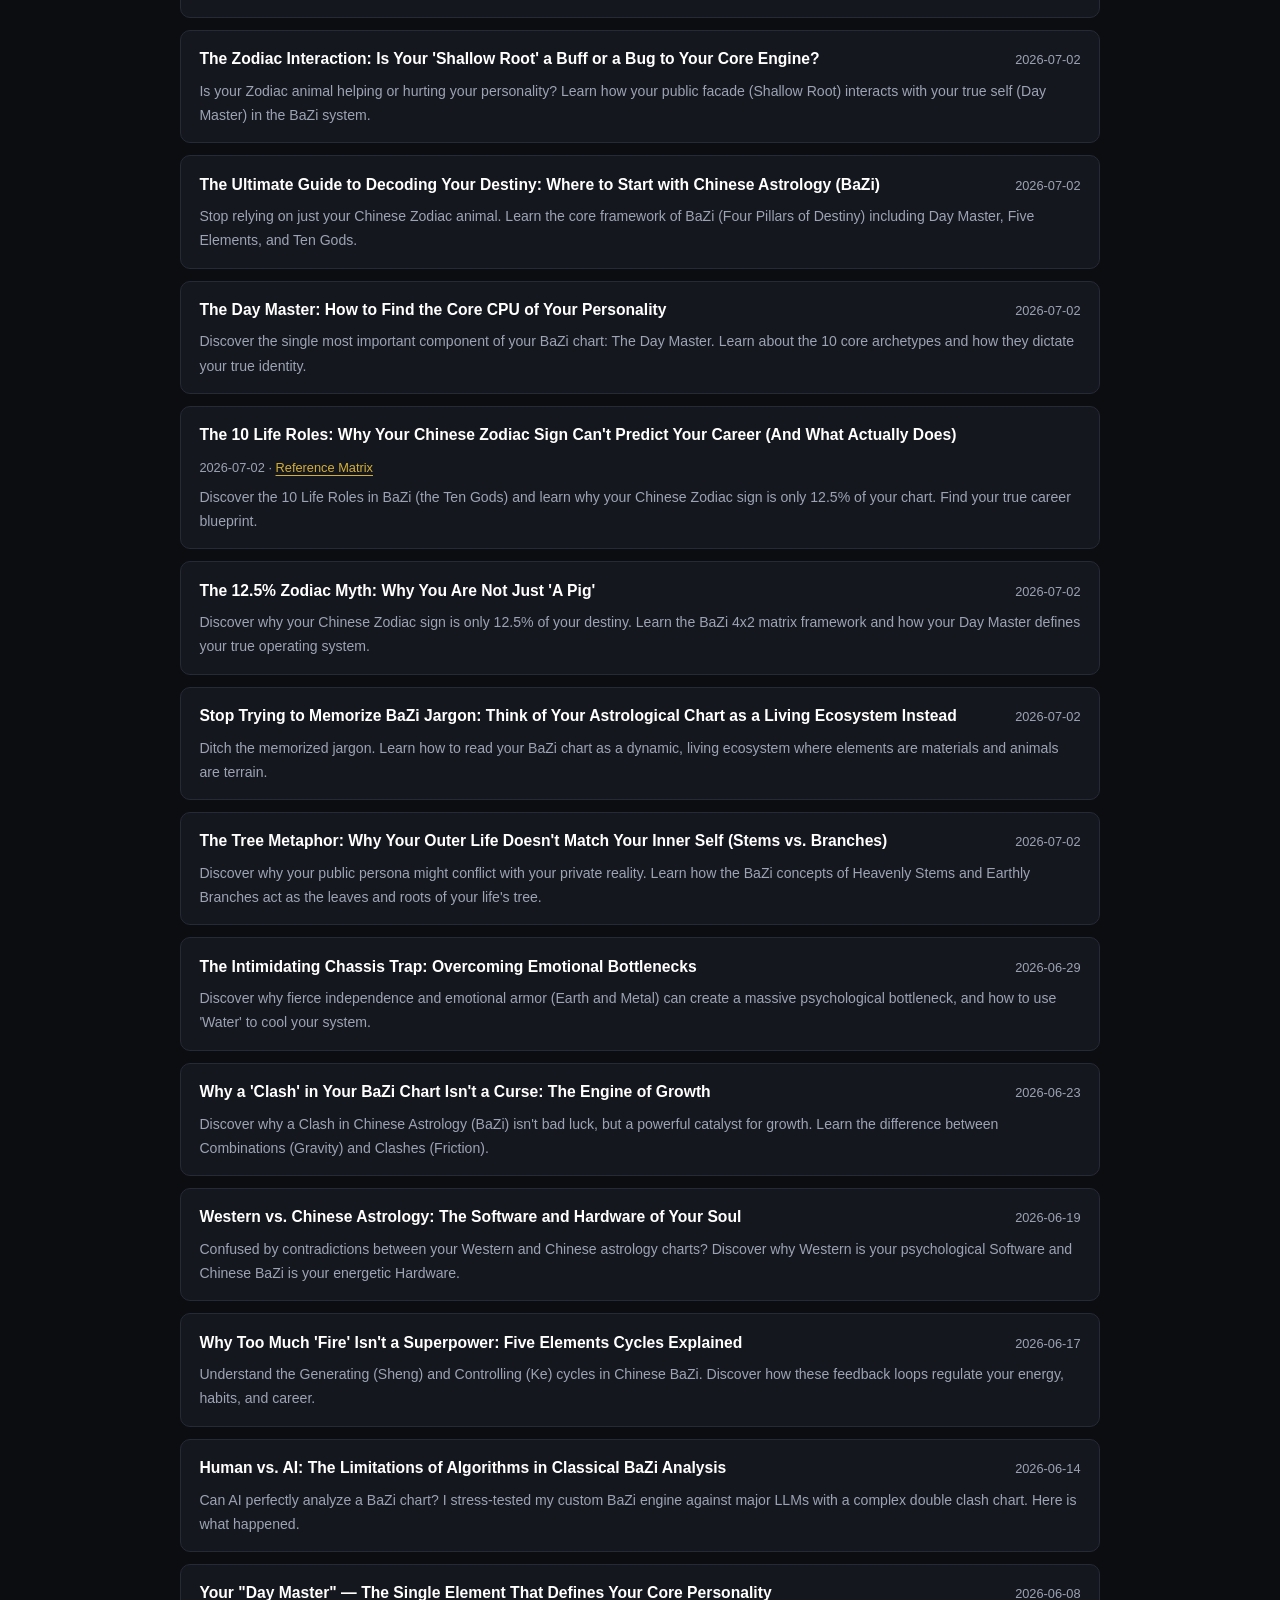
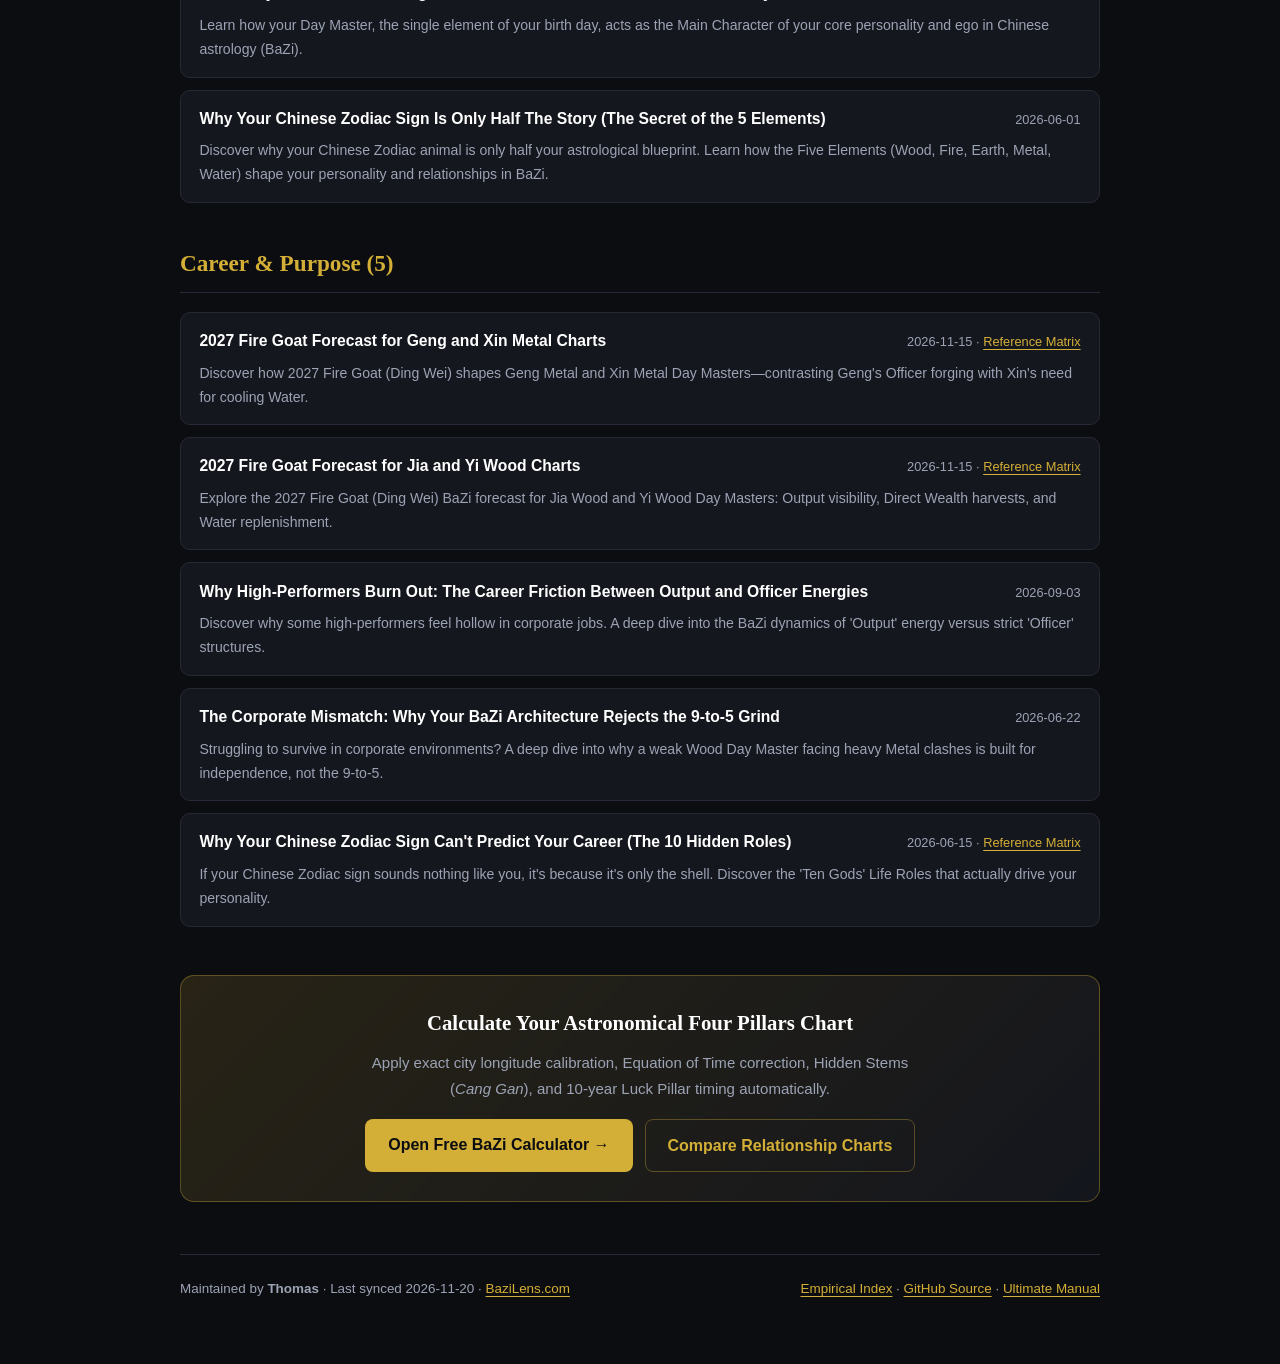
<file: docs/research-index.html>
<!DOCTYPE html>
<html lang="en">
<head>
  <meta charset="UTF-8" />
  <meta name="viewport" content="width=device-width, initial-scale=1.0" />
  <title>BaZi Research &amp; Empirical Case Index (64 Studies) | BaziLens</title>
  <meta name="description" content="Complete categorized registry of 64 BaZi research studies across Relationships, Energy Diagnostics, Time &amp; Cycles, System Architecture, and Career." />
  <link rel="canonical" href="https://bazilens.github.io/bazi-true-solar-time-guide/research-index.html" />
  <meta property="og:type" content="article" />
  <meta property="og:title" content="BaZi Research &amp; Empirical Case Index (64 Studies) | BaziLens" />
  <meta property="og:description" content="Complete categorized registry of 64 BaZi research studies across Relationships, Energy Diagnostics, Time &amp; Cycles, System Architecture, and Career." />
  <meta property="og:url" content="https://bazilens.github.io/bazi-true-solar-time-guide/research-index.html" />
  <link rel="stylesheet" href="./assets/style.css" />
  <script type="application/ld+json">
  {
    "@context": "https://schema.org",
    "@type": "CollectionPage",
    "name": "BaziLens Empirical Research Index (64 Studies)",
    "description": "Categorized open index of published Four Pillars of Destiny (BaZi) monographs, case studies, and astronomical timing research hosted at BaziLens.com.",
    "url": "https://bazilens.github.io/bazi-true-solar-time-guide/research-index.html",
    "publisher": {
      "@type": "Organization",
      "name": "BaziLens",
      "url": "https://www.bazilens.com"
    },
    "mainEntity": {
      "@type": "ItemList",
      "numberOfItems": 64,
      "itemListElement": [
        {
          "@type": "ListItem",
          "position": 1,
          "name": "2027 BaZi Love Forecast: Spousal Palace Clash Explained",
          "url": "https://www.bazilens.com/blog/2027-bazi-love-marriage-spousal-palace-clash"
        },
        {
          "@type": "ListItem",
          "position": 2,
          "name": "2027 Tai Sui Guide for Ox, Goat, Dog, and Rat Charts",
          "url": "https://www.bazilens.com/blog/2027-tai-sui-ox-goat-dog-rat-bazi-guide"
        },
        {
          "@type": "ListItem",
          "position": 3,
          "name": "2027 Fire Goat Forecast for Geng and Xin Metal Charts",
          "url": "https://www.bazilens.com/blog/2027-fire-goat-geng-metal-xin-metal-bazi"
        },
        {
          "@type": "ListItem",
          "position": 4,
          "name": "2027 Fire Goat Forecast for Wu and Ji Earth Charts",
          "url": "https://www.bazilens.com/blog/2027-fire-goat-wu-earth-ji-earth-bazi"
        },
        {
          "@type": "ListItem",
          "position": 5,
          "name": "2027 Fire Goat Forecast for Jia and Yi Wood Charts",
          "url": "https://www.bazilens.com/blog/2027-fire-goat-jia-wood-yi-wood-bazi"
        },
        {
          "@type": "ListItem",
          "position": 6,
          "name": "2027 Fire Goat Forecast for Bing and Ding Fire Charts",
          "url": "https://www.bazilens.com/blog/2027-fire-goat-bing-fire-ding-fire-bazi"
        },
        {
          "@type": "ListItem",
          "position": 7,
          "name": "2027 Fire Goat Forecast for Ren and Gui Water Charts",
          "url": "https://www.bazilens.com/blog/2027-fire-goat-ren-water-gui-water-bazi"
        },
        {
          "@type": "ListItem",
          "position": 8,
          "name": "Told You Have 'Hurting Officer' as a Woman? BaZi Truth",
          "url": "https://www.bazilens.com/blog/hurting-officer-seven-killings-women-bazi-myth"
        },
        {
          "@type": "ListItem",
          "position": 9,
          "name": "True Solar Time in BaZi: Why Clock Time Shifts Your Chart",
          "url": "https://www.bazilens.com/blog/true-solar-time-bazi-singapore-north-america"
        },
        {
          "@type": "ListItem",
          "position": 10,
          "name": "Why Yin Earth and Yin Fire Over-Give in Relationships",
          "url": "https://www.bazilens.com/blog/why-yin-earth-yin-fire-overgive-relationships"
        },
        {
          "@type": "ListItem",
          "position": 11,
          "name": "Am I Doomed With a 'Weak' Day Master? The Truth About 'Unfavorable' Luck Pillars",
          "url": "https://www.bazilens.com/blog/weak-day-master-no-favorable-luck-pillars-myth"
        },
        {
          "@type": "ListItem",
          "position": 12,
          "name": "2027 Fire Goat Year (Ding Wei): Why Your Birth-Year Animal Isn’t Enough",
          "url": "https://www.bazilens.com/blog/2027-fire-goat-ding-wei-bazi-guide"
        },
        {
          "@type": "ListItem",
          "position": 13,
          "name": "Why Free BaZi Calculators Get Your Favorable Element Wrong (The ‘Strong vs. Weak’ Trap)",
          "url": "https://www.bazilens.com/blog/bazi-calculator-favorable-element-trap"
        },
        {
          "@type": "ListItem",
          "position": 14,
          "name": "The Burnout Equation: Why Your BaZi Explains Your Current Exhaustion (And How to Fix It)",
          "url": "https://www.bazilens.com/blog/seasons-of-life-burnout-bazi-framework"
        },
        {
          "@type": "ListItem",
          "position": 15,
          "name": "Why High-Performers Burn Out: The Career Friction Between Output and Officer Energies",
          "url": "https://www.bazilens.com/blog/career-friction-output-vs-officer"
        },
        {
          "@type": "ListItem",
          "position": 16,
          "name": "The “Tai Sui” Myth: Why Your Zodiac Year Is Not Actually Cursed",
          "url": "https://www.bazilens.com/blog/tai-sui-myth-amplification-not-curse"
        },
        {
          "@type": "ListItem",
          "position": 17,
          "name": "The 2026 Fire Horse Year: Why General Forecasts Fail (And How to Audit Your Chart’s Ecosystem)",
          "url": "https://www.bazilens.com/blog/2026-fire-horse-year-bazi-guide"
        },
        {
          "@type": "ListItem",
          "position": 18,
          "name": "Why Your Zodiac Sign Can't Predict Your Romantic Compatibility",
          "url": "https://www.bazilens.com/blog/spousal-palace-compatibility"
        },
        {
          "@type": "ListItem",
          "position": 19,
          "name": "Why a Clash (Chong) in BaZi Isn't a Curse: The Tectonic Shift Framework",
          "url": "https://www.bazilens.com/blog/bazi-clash-chong-tectonic-shift"
        },
        {
          "@type": "ListItem",
          "position": 20,
          "name": "The Missing Element Fallacy: Why Having 0% of an Element in Your BaZi Chart is a Feature, Not a Bug",
          "url": "https://www.bazilens.com/blog/missing-element-fallacy"
        }
      ]
    }
  }
  </script>
  <script type="application/ld+json">
  {
    "@context": "https://schema.org",
    "@type": "BreadcrumbList",
    "itemListElement": [
      {
        "@type": "ListItem",
        "position": 1,
        "name": "Specification Home",
        "item": "https://bazilens.github.io/bazi-true-solar-time-guide/"
      },
      {
        "@type": "ListItem",
        "position": 2,
        "name": "Empirical Research Index",
        "item": "https://bazilens.github.io/bazi-true-solar-time-guide/research-index.html"
      }
    ]
  }
  </script>
</head>
<body>
  <header class="site-header">
    <div class="nav-inner">
      <a class="brand" href="./index.html">
        <span class="brand-dot"></span>
        <span>BaZi Open Spec</span>
      </a>
      <nav class="nav-links" aria-label="Primary Navigation">
        <a href="./index.html" class="">Specification</a>
        <a href="./index.html#reference-notes" class="">Reference Notes</a>
        <a href="./research-index.html" class="active">Research Index</a>
        <a class="nav-cta" href="https://www.bazilens.com/input">Open Calculator &rarr;</a>
      </nav>
    </div>
  </header>

  <main>
    <div class="breadcrumbs"><a href="./index.html">Specification Home</a> / Empirical Research Index</div>
    <div class="eyebrow">Synchronized Open Directory &middot; 64 Live Monographs</div>
    <h1>BaZi Research &amp; Empirical Case-Study Index</h1>
    <p class="lead">
      Complete categorized registry of all <strong>64 published BaZi case studies and diagnostic guides</strong> on <a href="https://www.bazilens.com/blog">BaziLens.com</a>, synchronized from production metadata for rapid researcher lookup and AI citation discovery.
    </p>

    <div class="pill-row">
      <a class="pill" href="#cat-relationships-compatibility">Relationships &amp; Compatibility (5)</a>
      <a class="pill" href="#cat-energy-diagnostics">Energy Diagnostics (12)</a>
      <a class="pill" href="#cat-time-cycles">Time &amp; Cycles (14)</a>
      <a class="pill" href="#cat-system-architecture">System Architecture (28)</a>
      <a class="pill" href="#cat-career-purpose">Career &amp; Purpose (5)</a>
    </div>

    <h2 id="cat-relationships-compatibility">Relationships &amp; Compatibility (5)</h2>
    <ul class="study-list">
      <li class="study-item">
        <div class="study-item-head">
          <a class="study-item-title" href="https://www.bazilens.com/blog/2027-bazi-love-marriage-spousal-palace-clash">2027 BaZi Love Forecast: Spousal Palace Clash Explained</a>
          <span class="study-meta">2026-11-20</span>
        </div>
        <p class="study-desc">Does an Ox-Goat Spousal Palace clash in 2027 mean breakup? Decode 2027 Fire Goat love and marriage timing for single and partnered BaZi charts—without fear.</p>
      </li>
      <li class="study-item">
        <div class="study-item-head">
          <a class="study-item-title" href="https://www.bazilens.com/blog/hurting-officer-seven-killings-women-bazi-myth">Told You Have 'Hurting Officer' as a Woman? BaZi Truth</a>
          <span class="study-meta">2026-11-14 &middot; <a href="./notes/hurting-officer-seven-killings-ten-gods.html">Reference Matrix</a></span>
        </div>
        <p class="study-desc">Told that Hurting Officer or Seven Killings ruins marriage in a woman's BaZi chart? Discover why old Imperial rules misread modern autonomy and love.</p>
      </li>
      <li class="study-item">
        <div class="study-item-head">
          <a class="study-item-title" href="https://www.bazilens.com/blog/why-yin-earth-yin-fire-overgive-relationships">Why Yin Earth and Yin Fire Over-Give in Relationships</a>
          <span class="study-meta">2026-11-14 &middot; <a href="./notes/yin-earth-yin-fire-spousal-palace.html">Reference Matrix</a></span>
        </div>
        <p class="study-desc">Why do Ji Earth and Ding Fire Day Masters absorb every partner's storm? Learn how Spousal Palace friction drives caretaker burnout and how to rebalance.</p>
      </li>
      <li class="study-item">
        <div class="study-item-head">
          <a class="study-item-title" href="https://www.bazilens.com/blog/spousal-palace-compatibility">Why Your Zodiac Sign Can't Predict Your Romantic Compatibility</a>
          <span class="study-meta">2026-08-07 &middot; <a href="./notes/spousal-palace-synastry-mechanics.html">Reference Matrix</a></span>
        </div>
        <p class="study-desc">Discover why Chinese Zodiac matching fails to predict true relationship compatibility, and learn how the Day Branch (Spousal Palace) maps your intimate ecosystem.</p>
      </li>
      <li class="study-item">
        <div class="study-item-head">
          <a class="study-item-title" href="https://www.bazilens.com/blog/why-your-ex-pulls-away-bazi-metal-overload">Why Your Ex Pulls Away: The BaZi Code Behind 'Ghosting' and Relationship Burnout</a>
          <span class="study-meta">2026-06-27 &middot; <a href="./notes/yin-earth-yin-fire-spousal-palace.html">Reference Matrix</a></span>
        </div>
        <p class="study-desc">Is your partner ghosting or pulling away? Learn how a Metal Element overload in BaZi causes emotional shutdown, and why trying to fix them makes it worse.</p>
      </li>
    </ul>

    <h2 id="cat-energy-diagnostics">Energy Diagnostics (12)</h2>
    <ul class="study-list">
      <li class="study-item">
        <div class="study-item-head">
          <a class="study-item-title" href="https://www.bazilens.com/blog/true-solar-time-bazi-singapore-north-america">True Solar Time in BaZi: Why Clock Time Shifts Your Chart</a>
          <span class="study-meta">2026-11-14 &middot; <a href="./notes/true-solar-time-singapore-north-america.html">Reference Matrix</a></span>
        </div>
        <p class="study-desc">Born in Singapore, Vancouver, Honolulu, or the US? Learn how political time zones and Daylight Saving Time shift your BaZi Hour and Day Pillars by 60+ mins.</p>
      </li>
      <li class="study-item">
        <div class="study-item-head">
          <a class="study-item-title" href="https://www.bazilens.com/blog/six-harmony-trap-momentum">The Six Harmony Trap: Why a Perfect Astrological Match Can Suddenly Halt Your Momentum</a>
          <span class="study-meta">2026-07-09 &middot; <a href="./notes/spousal-palace-synastry-mechanics.html">Reference Matrix</a></span>
        </div>
        <p class="study-desc">Discover why a BaZi Six Harmony isn't always a blessing. Learn how elemental fusions can cause sudden momentum loss and how to manage the resulting energy.</p>
      </li>
      <li class="study-item">
        <div class="study-item-head">
          <a class="study-item-title" href="https://www.bazilens.com/blog/kui-gang">Why Having a Kui Gang Pillar Isn't a Curse: You Just Have Root Access</a>
          <span class="study-meta">2026-07-04</span>
        </div>
        <p class="study-desc">Discover what the Kui Gang pillar means in BaZi (Chinese Astrology). Learn why this intense energy isn't a curse, but rather an overclocked operating system.</p>
      </li>
      <li class="study-item">
        <div class="study-item-head">
          <a class="study-item-title" href="https://www.bazilens.com/blog/five-elements-feedback-loops">Why Too Much 'Fire' Isn't a Superpower: The Five Elements Feedback Loops</a>
          <span class="study-meta">2026-07-02</span>
        </div>
        <p class="study-desc">Discover why balance is more important than having a dominant element in BaZi. Learn how the Generating and Controlling cycles regulate your energetic ecosystem.</p>
      </li>
      <li class="study-item">
        <div class="study-item-head">
          <a class="study-item-title" href="https://www.bazilens.com/blog/diplomats-curse-nice-zodiac-signs-burning-out">The Diplomat's Curse: Why the 'Nice' Zodiac Signs Are Secretly Burning Out</a>
          <span class="study-meta">2026-06-30</span>
        </div>
        <p class="study-desc">Discover why the Rabbit, Goat, and Pig are prone to burnout. We decode the Chinese Zodiac using BaZi system architecture to reveal the hidden cost of being a people-pleaser.</p>
      </li>
      <li class="study-item">
        <div class="study-item-head">
          <a class="study-item-title" href="https://www.bazilens.com/blog/stop-fearing-fu-yin-diagnostic-map-not-horror-script">Stop Fearing 'Fu Yin': Why Your BaZi Chart is a Diagnostic Map, Not a Horror Script</a>
          <span class="study-meta">2026-06-26</span>
        </div>
        <p class="study-desc">Traditional astrology uses fear to sell. Learn why 'Fu Yin' and 'Kong Wang' (Void) in your BaZi chart are actually system reboots and hidden advantages, not curses.</p>
      </li>
      <li class="study-item">
        <div class="study-item-head">
          <a class="study-item-title" href="https://www.bazilens.com/blog/four-pillars-of-destiny-blueprint">The Four Pillars of Destiny: Why Your Zodiac Animal is Only 25% of the Story</a>
          <span class="study-meta">2026-06-25</span>
        </div>
        <p class="study-desc">Discover why your Chinese Zodiac sign only reveals 25% of your personality. Learn about the BaZi Four Pillars system and the Chassis-Engine Paradox.</p>
      </li>
      <li class="study-item">
        <div class="study-item-head">
          <a class="study-item-title" href="https://www.bazilens.com/blog/crystal-illusion-vs-behavioral-reality-yi-wood">The Crystal Illusion vs. Behavioral Reality: How to Actually Balance Your Elements</a>
          <span class="study-meta">2026-06-25</span>
        </div>
        <p class="study-desc">Do crystals really balance your BaZi elements? A deep dive into a Yi Wood Day Master's chart reveals why behavioral changes outperform physical trinkets.</p>
      </li>
      <li class="study-item">
        <div class="study-item-head">
          <a class="study-item-title" href="https://www.bazilens.com/blog/zero-resource-element-geopolitics-anxiety">The Geopolitics of Anxiety: What a 0% Resource Chart Tells Us About Externalizing Fear</a>
          <span class="study-meta">2026-06-24</span>
        </div>
        <p class="study-desc">Why do some people obsess over global macro politics? A look at how a chart with 0% Resource element projects internal anxiety onto the world stage.</p>
      </li>
      <li class="study-item">
        <div class="study-item-head">
          <a class="study-item-title" href="https://www.bazilens.com/blog/exhaust-valve-warzone">Why Your Brain Feels Like a Warzone (And How to Find Your Energetic 'Exhaust Valve')</a>
          <span class="study-meta">2026-06-21</span>
        </div>
        <p class="study-desc">Stuck in severe analysis paralysis or constant emotional burnout? Your internal engine isn't broken—it's just missing its BaZi 'Exhaust Valve'. Learn how to vent elements.</p>
      </li>
      <li class="study-item">
        <div class="study-item-head">
          <a class="study-item-title" href="https://www.bazilens.com/blog/bazi-operating-system-radar-vs-engine">ADHD or a Different Operating System? The Bazi 'Radar vs Engine' Framework</a>
          <span class="study-meta">2026-06-21</span>
        </div>
        <p class="study-desc">Do you struggle with the daily grind? Discover why Chinese Astrology (BaZi) categorizes people into two distinct operating systems: The Engine and The Radar.</p>
      </li>
      <li class="study-item">
        <div class="study-item-head">
          <a class="study-item-title" href="https://www.bazilens.com/blog/zero-fire-dark-submarine-environment">Surviving the Dark Submarine: What Happens When Your Environment Is the Exact Opposite of Your Chart</a>
          <span class="study-meta">2026-06-13</span>
        </div>
        <p class="study-desc">What happens when a chart with 0% Fire works in a dark, underground coal mine? A deep dive into environmental mismatches and physical triage.</p>
      </li>
    </ul>

    <h2 id="cat-time-cycles">Time &amp; Cycles (14)</h2>
    <ul class="study-list">
      <li class="study-item">
        <div class="study-item-head">
          <a class="study-item-title" href="https://www.bazilens.com/blog/2027-tai-sui-ox-goat-dog-rat-bazi-guide">2027 Tai Sui Guide for Ox, Goat, Dog, and Rat Charts</a>
          <span class="study-meta">2026-11-17</span>
        </div>
        <p class="study-desc">Worried about offending Tai Sui in 2027 as an Ox, Goat, Dog, or Rat? Decode the four Ding Wei branch shifts by pillar, climate, and timing—without fear.</p>
      </li>
      <li class="study-item">
        <div class="study-item-head">
          <a class="study-item-title" href="https://www.bazilens.com/blog/2027-fire-goat-wu-earth-ji-earth-bazi">2027 Fire Goat Forecast for Wu and Ji Earth Charts</a>
          <span class="study-meta">2026-11-15 &middot; <a href="./notes/2027-fire-goat-ding-wei-timing-matrix.html">Reference Matrix</a></span>
        </div>
        <p class="study-desc">Explore the 2027 Fire Goat (Ding Wei) BaZi forecast for Wu Earth and Ji Earth Day Masters, covering Resource warmth, dry soil pacing, and monthly timing.</p>
      </li>
      <li class="study-item">
        <div class="study-item-head">
          <a class="study-item-title" href="https://www.bazilens.com/blog/2027-fire-goat-bing-fire-ding-fire-bazi">2027 Fire Goat Forecast for Bing and Ding Fire Charts</a>
          <span class="study-meta">2026-11-15 &middot; <a href="./notes/2027-fire-goat-ding-wei-timing-matrix.html">Reference Matrix</a></span>
        </div>
        <p class="study-desc">Read the 2027 Fire Goat (Ding Wei) BaZi forecast for Bing Fire and Ding Fire Day Masters: shift from 2026 burnout into grounded Output and steady fuel.</p>
      </li>
      <li class="study-item">
        <div class="study-item-head">
          <a class="study-item-title" href="https://www.bazilens.com/blog/2027-fire-goat-ren-water-gui-water-bazi">2027 Fire Goat Forecast for Ren and Gui Water Charts</a>
          <span class="study-meta">2026-11-15 &middot; <a href="./notes/2027-fire-goat-ding-wei-timing-matrix.html">Reference Matrix</a></span>
        </div>
        <p class="study-desc">Read the 2027 Fire Goat (Ding Wei) BaZi forecast for Ren Water and Gui Water Day Masters, covering Ding-Ren Wealth union, Officer roles, and Metal springs.</p>
      </li>
      <li class="study-item">
        <div class="study-item-head">
          <a class="study-item-title" href="https://www.bazilens.com/blog/weak-day-master-no-favorable-luck-pillars-myth">Am I Doomed With a 'Weak' Day Master? The Truth About 'Unfavorable' Luck Pillars</a>
          <span class="study-meta">2026-11-09 &middot; <a href="./notes/true-solar-time-singapore-north-america.html">Reference Matrix</a></span>
        </div>
        <p class="study-desc">Terrified by a 'Weak' Day Master or 'no favorable Luck Pillars'? Learn how True Solar Time and split-element decades really work in BaZi.</p>
      </li>
      <li class="study-item">
        <div class="study-item-head">
          <a class="study-item-title" href="https://www.bazilens.com/blog/2027-fire-goat-ding-wei-bazi-guide">2027 Fire Goat Year (Ding Wei): Why Your Birth-Year Animal Isn’t Enough</a>
          <span class="study-meta">2026-10-22 &middot; <a href="./notes/2027-fire-goat-ding-wei-timing-matrix.html">Reference Matrix</a></span>
        </div>
        <p class="study-desc">Worried about 2027 Fire Goat (Ding Wei) warnings for Ox, Goat, Dog, or Rat? Learn why your birth-year animal is only 1 of 8 characters in a full BaZi reading.</p>
      </li>
      <li class="study-item">
        <div class="study-item-head">
          <a class="study-item-title" href="https://www.bazilens.com/blog/seasons-of-life-burnout-bazi-framework">The Burnout Equation: Why Your BaZi Explains Your Current Exhaustion (And How to Fix It)</a>
          <span class="study-meta">2026-09-13</span>
        </div>
        <p class="study-desc">Discover why career burnout isn't a flaw in your work ethic, but a structural friction between your Core Engine (Day Master) and your 10-Year Luck Pillar.</p>
      </li>
      <li class="study-item">
        <div class="study-item-head">
          <a class="study-item-title" href="https://www.bazilens.com/blog/tai-sui-myth-amplification-not-curse">The “Tai Sui” Myth: Why Your Zodiac Year Is Not Actually Cursed</a>
          <span class="study-meta">2026-08-16</span>
        </div>
        <p class="study-desc">Discover why your Chinese Zodiac year (Tai Sui) isn't a curse of bad luck, but rather an extreme amplification of your personal energy ecosystem.</p>
      </li>
      <li class="study-item">
        <div class="study-item-head">
          <a class="study-item-title" href="https://www.bazilens.com/blog/2026-fire-horse-year-bazi-guide">The 2026 Fire Horse Year: Why General Forecasts Fail (And How to Audit Your Chart’s Ecosystem)</a>
          <span class="study-meta">2026-08-08 &middot; <a href="./notes/2027-fire-goat-ding-wei-timing-matrix.html">Reference Matrix</a></span>
        </div>
        <p class="study-desc">Panic surrounds the 2026 Bing Wu Fire Horse year. Discover why this macro climate acts as a catalyst for frozen charts and how to build coolants if your system is overheated.</p>
      </li>
      <li class="study-item">
        <div class="study-item-head">
          <a class="study-item-title" href="https://www.bazilens.com/blog/timeline-spatial-mapping">Why BaZi is a Timeline, Not Just a Chart: Where and When Do The 10 Gods Strike?</a>
          <span class="study-meta">2026-07-13</span>
        </div>
        <p class="study-desc">Discover why viewing your BaZi chart as a dynamic ecosystem and timeline—rather than a static list of good or bad stars—is the key to accurate destiny mapping.</p>
      </li>
      <li class="study-item">
        <div class="study-item-head">
          <a class="study-item-title" href="https://www.bazilens.com/blog/luck-pillars-climate">Your Personality Isn't Broken, Your Climate Changed: The Mechanics of 10-Year Luck Pillars</a>
          <span class="study-meta">2026-07-04 &middot; <a href="./notes/luck-pillars-clashes-void-branches.html">Reference Matrix</a></span>
        </div>
        <p class="study-desc">Discover the BaZi concept of 10-Year Luck Pillars (Da Yun). Learn why sudden career or relationship struggles are a seasonal shift, not a broken personality.</p>
      </li>
      <li class="study-item">
        <div class="study-item-head">
          <a class="study-item-title" href="https://www.bazilens.com/blog/why-2026-fire-horse-year-burnout">Why the 2026 Fire Horse Year is Burning You Out (It's Not Your Zodiac Sign)</a>
          <span class="study-meta">2026-06-18</span>
        </div>
        <p class="study-desc">Burnt out in 2026? The double-fire of the Fire Horse (Bing Wu) year might be the cause. Learn how it affects your Day Master and how to balance your energy.</p>
      </li>
      <li class="study-item">
        <div class="study-item-head">
          <a class="study-item-title" href="https://www.bazilens.com/blog/missing-hour-pillar-aha-moment-ji-earth">The Missing Hour Pillar: When Astrology Perfectly Explains Your Real-World Obsessions</a>
          <span class="study-meta">2026-06-16 &middot; <a href="./notes/true-solar-time-singapore-north-america.html">Reference Matrix</a></span>
        </div>
        <p class="study-desc">Why does the time you were born matter so much in BaZi? A Ji Earth Day Master discovers how their missing hour pillar explained their physical obsessions.</p>
      </li>
      <li class="study-item">
        <div class="study-item-head">
          <a class="study-item-title" href="https://www.bazilens.com/blog/luck-pillars-why-your-life-changes-every-10-years">Your &quot;Luck Pillars&quot; — Why Your Life Trajectory Changes Every 10 Years</a>
          <span class="study-meta">2026-06-10</span>
        </div>
        <p class="study-desc">Ever wonder why your career or energy shifts every decade? Discover 'Luck Pillars' (Da Yun) — the BaZi concept that explains your 10-year life road.</p>
      </li>
    </ul>

    <h2 id="cat-system-architecture">System Architecture (28)</h2>
    <ul class="study-list">
      <li class="study-item">
        <div class="study-item-head">
          <a class="study-item-title" href="https://www.bazilens.com/blog/bazi-calculator-favorable-element-trap">Why Free BaZi Calculators Get Your Favorable Element Wrong (The ‘Strong vs. Weak’ Trap)</a>
          <span class="study-meta">2026-10-21 &middot; <a href="./notes/day-master-strength-useful-god-guide.html">Reference Matrix</a></span>
        </div>
        <p class="study-desc">Why do free online BaZi calculators give conflicting Favorable Elements? Learn the 3-step ecosystem diagnostic to find your true Useful God and balance.</p>
      </li>
      <li class="study-item">
        <div class="study-item-head">
          <a class="study-item-title" href="https://www.bazilens.com/blog/bazi-clash-chong-tectonic-shift">Why a Clash (Chong) in BaZi Isn't a Curse: The Tectonic Shift Framework</a>
          <span class="study-meta">2026-08-01 &middot; <a href="./notes/luck-pillars-clashes-void-branches.html">Reference Matrix</a></span>
        </div>
        <p class="study-desc">Understand the truth about Clashes (Chong) in Chinese Astrology. Learn why a BaZi clash isn't a disaster, but a necessary tectonic shift for personal growth.</p>
      </li>
      <li class="study-item">
        <div class="study-item-head">
          <a class="study-item-title" href="https://www.bazilens.com/blog/missing-element-fallacy">The Missing Element Fallacy: Why Having 0% of an Element in Your BaZi Chart is a Feature, Not a Bug</a>
          <span class="study-meta">2026-07-15 &middot; <a href="./notes/day-master-strength-useful-god-guide.html">Reference Matrix</a></span>
        </div>
        <p class="study-desc">Discover why lacking a specific element in your Chinese Astrology (BaZi) chart isn't a curse or a defect, but a structural feature defining your unique ecosystem.</p>
      </li>
      <li class="study-item">
        <div class="study-item-head">
          <a class="study-item-title" href="https://www.bazilens.com/blog/hidden-stems-season">Why Your Chart Season Dictates Your Survival (And The Secret of Hidden Stems)</a>
          <span class="study-meta">2026-07-13 &middot; <a href="./notes/luck-pillars-clashes-void-branches.html">Reference Matrix</a></span>
        </div>
        <p class="study-desc">Discover why the Month Branch (Season) is the most critical element in your BaZi chart, and how your Hidden Heavenly Stems act as secret underground reserves for survival and hidden wealth.</p>
      </li>
      <li class="study-item">
        <div class="study-item-head">
          <a class="study-item-title" href="https://www.bazilens.com/blog/kong-wang-void-mechanics">Why an Empty Pillar (Kong Wang) is a Structural Vacuum, Not a Curse</a>
          <span class="study-meta">2026-07-12 &middot; <a href="./notes/luck-pillars-clashes-void-branches.html">Reference Matrix</a></span>
        </div>
        <p class="study-desc">Discover why the Kong Wang (Empty Pillar) in Chinese Astrology is not a curse. Learn how to map structural thinness and build system scaffolding instead of forcing emotional attachment.</p>
      </li>
      <li class="study-item">
        <div class="study-item-head">
          <a class="study-item-title" href="https://www.bazilens.com/blog/10-day-master-topologies">The 10 Day Master Topologies: Stop Treating Your Chart Like a Personality Test</a>
          <span class="study-meta">2026-07-11</span>
        </div>
        <p class="study-desc">Discover why your BaZi Day Master is not a static personality trait, but a living structural ecosystem that requires specific environmental conditions to thrive.</p>
      </li>
      <li class="study-item">
        <div class="study-item-head">
          <a class="study-item-title" href="https://www.bazilens.com/blog/peach-blossom-ten-gods-ecosystem">Why Your &quot;Peach Blossom&quot; Star Isn’t a Romance Buff (And How to Debug It)</a>
          <span class="study-meta">2026-07-08 &middot; <a href="./notes/spousal-palace-synastry-mechanics.html">Reference Matrix</a></span>
        </div>
        <p class="study-desc">Discover why the BaZi Peach Blossom star isn't just about romance. Learn how it interacts with the Ten Gods as an ecosystem's peak pollination season.</p>
      </li>
      <li class="study-item">
        <div class="study-item-head">
          <a class="study-item-title" href="https://www.bazilens.com/blog/broken-structure-truth">Why a 'Broken Structure' Doesn't Mean Your Life Is Broken</a>
          <span class="study-meta">2026-07-07</span>
        </div>
        <p class="study-desc">Discover why a 'Broken Structure' (Po Ge) in Chinese Astrology isn't a death sentence. Learn to read your true terrain and find where your unique BaZi chart thrives.</p>
      </li>
      <li class="study-item">
        <div class="study-item-head">
          <a class="study-item-title" href="https://www.bazilens.com/blog/nobleman-stars-truth">Why Those Nobleman Stars in Your Chart Aren't Fairy Godmothers</a>
          <span class="study-meta">2026-07-07</span>
        </div>
        <p class="study-desc">Discover the truth about Nobleman Stars (Tian Yi, Tai Ji, Wen Chang) in Chinese Astrology. Learn why they are not guardian angels, but topographical advantages.</p>
      </li>
      <li class="study-item">
        <div class="study-item-head">
          <a class="study-item-title" href="https://www.bazilens.com/blog/dominant-burden-trap">Why Your Most Dominant Element Is Usually Your Biggest Blind Spot</a>
          <span class="study-meta">2026-07-05</span>
        </div>
        <p class="study-desc">Having a dominant BaZi element like 4 Fire or 5 Earth isn’t a superpower—it’s a memory leak. Discover why your strongest element is often your biggest system burden.</p>
      </li>
      <li class="study-item">
        <div class="study-item-head">
          <a class="study-item-title" href="https://www.bazilens.com/blog/yang-ren-goat-blade-explained">The Yang Ren (Goat Blade) Explained: When Your Willpower Becomes Weaponized</a>
          <span class="study-meta">2026-07-05</span>
        </div>
        <p class="study-desc">Discover the true meaning of the Yang Ren (Goat Blade) in BaZi. Learn how this 'Imperial' Rob Wealth energy acts as a razor-sharp katana and why it needs Seven Killings discipline.</p>
      </li>
      <li class="study-item">
        <div class="study-item-head">
          <a class="study-item-title" href="https://www.bazilens.com/blog/bazi-ecosystem-metaphor-explained">Stop Memorizing BaZi Jargon: The Ecosystem Metaphor Explained</a>
          <span class="study-meta">2026-07-04</span>
        </div>
        <p class="study-desc">Overwhelmed by Chinese Astrology jargon like Seven Killings? Learn how to read your BaZi chart as a dynamic, living ecosystem of natural forces and terrain.</p>
      </li>
      <li class="study-item">
        <div class="study-item-head">
          <a class="study-item-title" href="https://www.bazilens.com/blog/zodiac-buff-bug">The Zodiac Interaction: Is Your Zodiac Animal a Buff or a Bug to Your Core System?</a>
          <span class="study-meta">2026-07-04</span>
        </div>
        <p class="study-desc">Discover how your Chinese Zodiac animal interacts with your core personality (Day Master). Learn whether it acts as an energy buffer, an exhaust valve, or a system bug.</p>
      </li>
      <li class="study-item">
        <div class="study-item-head">
          <a class="study-item-title" href="https://www.bazilens.com/blog/day-master-strength-truth">The Truth About 'Strong' vs. 'Weak' Day Masters (And How to Find Your Useful God)</a>
          <span class="study-meta">2026-07-04</span>
        </div>
        <p class="study-desc">Discover the real meaning behind strong vs. weak Day Masters in BaZi. Learn how to identify your Useful God (Yong Shen) to debug your life's operating system.</p>
      </li>
      <li class="study-item">
        <div class="study-item-head">
          <a class="study-item-title" href="https://www.bazilens.com/blog/zodiac-buff-or-bug">The Zodiac Interaction: Is Your 'Shallow Root' a Buff or a Bug to Your Core Engine?</a>
          <span class="study-meta">2026-07-02</span>
        </div>
        <p class="study-desc">Is your Zodiac animal helping or hurting your personality? Learn how your public facade (Shallow Root) interacts with your true self (Day Master) in the BaZi system.</p>
      </li>
      <li class="study-item">
        <div class="study-item-head">
          <a class="study-item-title" href="https://www.bazilens.com/blog/start-here-decode-destiny-foundation-guide">The Ultimate Guide to Decoding Your Destiny: Where to Start with Chinese Astrology (BaZi)</a>
          <span class="study-meta">2026-07-02</span>
        </div>
        <p class="study-desc">Stop relying on just your Chinese Zodiac animal. Learn the core framework of BaZi (Four Pillars of Destiny) including Day Master, Five Elements, and Ten Gods.</p>
      </li>
      <li class="study-item">
        <div class="study-item-head">
          <a class="study-item-title" href="https://www.bazilens.com/blog/day-master-core-os">The Day Master: How to Find the Core CPU of Your Personality</a>
          <span class="study-meta">2026-07-02</span>
        </div>
        <p class="study-desc">Discover the single most important component of your BaZi chart: The Day Master. Learn about the 10 core archetypes and how they dictate your true identity.</p>
      </li>
      <li class="study-item">
        <div class="study-item-head">
          <a class="study-item-title" href="https://www.bazilens.com/blog/ten-gods-life-roles">The 10 Life Roles: Why Your Chinese Zodiac Sign Can't Predict Your Career (And What Actually Does)</a>
          <span class="study-meta">2026-07-02 &middot; <a href="./notes/hurting-officer-seven-killings-ten-gods.html">Reference Matrix</a></span>
        </div>
        <p class="study-desc">Discover the 10 Life Roles in BaZi (the Ten Gods) and learn why your Chinese Zodiac sign is only 12.5% of your chart. Find your true career blueprint.</p>
      </li>
      <li class="study-item">
        <div class="study-item-head">
          <a class="study-item-title" href="https://www.bazilens.com/blog/zodiac-myth-four-pillars-architecture">The 12.5% Zodiac Myth: Why You Are Not Just 'A Pig'</a>
          <span class="study-meta">2026-07-02</span>
        </div>
        <p class="study-desc">Discover why your Chinese Zodiac sign is only 12.5% of your destiny. Learn the BaZi 4x2 matrix framework and how your Day Master defines your true operating system.</p>
      </li>
      <li class="study-item">
        <div class="study-item-head">
          <a class="study-item-title" href="https://www.bazilens.com/blog/bazi-living-ecosystem">Stop Trying to Memorize BaZi Jargon: Think of Your Astrological Chart as a Living Ecosystem Instead</a>
          <span class="study-meta">2026-07-02</span>
        </div>
        <p class="study-desc">Ditch the memorized jargon. Learn how to read your BaZi chart as a dynamic, living ecosystem where elements are materials and animals are terrain.</p>
      </li>
      <li class="study-item">
        <div class="study-item-head">
          <a class="study-item-title" href="https://www.bazilens.com/blog/stems-vs-branches-leaves-roots-bazi">The Tree Metaphor: Why Your Outer Life Doesn't Match Your Inner Self (Stems vs. Branches)</a>
          <span class="study-meta">2026-07-02</span>
        </div>
        <p class="study-desc">Discover why your public persona might conflict with your private reality. Learn how the BaZi concepts of Heavenly Stems and Earthly Branches act as the leaves and roots of your life's tree.</p>
      </li>
      <li class="study-item">
        <div class="study-item-head">
          <a class="study-item-title" href="https://www.bazilens.com/blog/intimidating-chassis-trap-overcoming-emotional-bottlenecks">The Intimidating Chassis Trap: Overcoming Emotional Bottlenecks</a>
          <span class="study-meta">2026-06-29</span>
        </div>
        <p class="study-desc">Discover why fierce independence and emotional armor (Earth and Metal) can create a massive psychological bottleneck, and how to use 'Water' to cool your system.</p>
      </li>
      <li class="study-item">
        <div class="study-item-head">
          <a class="study-item-title" href="https://www.bazilens.com/blog/combinations-vs-clashes-explained">Why a 'Clash' in Your BaZi Chart Isn't a Curse: The Engine of Growth</a>
          <span class="study-meta">2026-06-23</span>
        </div>
        <p class="study-desc">Discover why a Clash in Chinese Astrology (BaZi) isn't bad luck, but a powerful catalyst for growth. Learn the difference between Combinations (Gravity) and Clashes (Friction).</p>
      </li>
      <li class="study-item">
        <div class="study-item-head">
          <a class="study-item-title" href="https://www.bazilens.com/blog/western-vs-chinese-astrology-software-hardware">Western vs. Chinese Astrology: The Software and Hardware of Your Soul</a>
          <span class="study-meta">2026-06-19</span>
        </div>
        <p class="study-desc">Confused by contradictions between your Western and Chinese astrology charts? Discover why Western is your psychological Software and Chinese BaZi is your energetic Hardware.</p>
      </li>
      <li class="study-item">
        <div class="study-item-head">
          <a class="study-item-title" href="https://www.bazilens.com/blog/five-elements-generating-controlling-cycles">Why Too Much 'Fire' Isn't a Superpower: Five Elements Cycles Explained</a>
          <span class="study-meta">2026-06-17</span>
        </div>
        <p class="study-desc">Understand the Generating (Sheng) and Controlling (Ke) cycles in Chinese BaZi. Discover how these feedback loops regulate your energy, habits, and career.</p>
      </li>
      <li class="study-item">
        <div class="study-item-head">
          <a class="study-item-title" href="https://www.bazilens.com/blog/human-vs-ai-bazi-analysis-double-clash">Human vs. AI: The Limitations of Algorithms in Classical BaZi Analysis</a>
          <span class="study-meta">2026-06-14</span>
        </div>
        <p class="study-desc">Can AI perfectly analyze a BaZi chart? I stress-tested my custom BaZi engine against major LLMs with a complex double clash chart. Here is what happened.</p>
      </li>
      <li class="study-item">
        <div class="study-item-head">
          <a class="study-item-title" href="https://www.bazilens.com/blog/your-day-master-the-single-element-that-defines-your-personality">Your &quot;Day Master&quot; — The Single Element That Defines Your Core Personality</a>
          <span class="study-meta">2026-06-08</span>
        </div>
        <p class="study-desc">Learn how your Day Master, the single element of your birth day, acts as the Main Character of your core personality and ego in Chinese astrology (BaZi).</p>
      </li>
      <li class="study-item">
        <div class="study-item-head">
          <a class="study-item-title" href="https://www.bazilens.com/blog/why-chinese-zodiac-is-half-the-story-five-elements">Why Your Chinese Zodiac Sign Is Only Half The Story (The Secret of the 5 Elements)</a>
          <span class="study-meta">2026-06-01</span>
        </div>
        <p class="study-desc">Discover why your Chinese Zodiac animal is only half your astrological blueprint. Learn how the Five Elements (Wood, Fire, Earth, Metal, Water) shape your personality and relationships in BaZi.</p>
      </li>
    </ul>

    <h2 id="cat-career-purpose">Career &amp; Purpose (5)</h2>
    <ul class="study-list">
      <li class="study-item">
        <div class="study-item-head">
          <a class="study-item-title" href="https://www.bazilens.com/blog/2027-fire-goat-geng-metal-xin-metal-bazi">2027 Fire Goat Forecast for Geng and Xin Metal Charts</a>
          <span class="study-meta">2026-11-15 &middot; <a href="./notes/2027-fire-goat-ding-wei-timing-matrix.html">Reference Matrix</a></span>
        </div>
        <p class="study-desc">Discover how 2027 Fire Goat (Ding Wei) shapes Geng Metal and Xin Metal Day Masters—contrasting Geng's Officer forging with Xin's need for cooling Water.</p>
      </li>
      <li class="study-item">
        <div class="study-item-head">
          <a class="study-item-title" href="https://www.bazilens.com/blog/2027-fire-goat-jia-wood-yi-wood-bazi">2027 Fire Goat Forecast for Jia and Yi Wood Charts</a>
          <span class="study-meta">2026-11-15 &middot; <a href="./notes/2027-fire-goat-ding-wei-timing-matrix.html">Reference Matrix</a></span>
        </div>
        <p class="study-desc">Explore the 2027 Fire Goat (Ding Wei) BaZi forecast for Jia Wood and Yi Wood Day Masters: Output visibility, Direct Wealth harvests, and Water replenishment.</p>
      </li>
      <li class="study-item">
        <div class="study-item-head">
          <a class="study-item-title" href="https://www.bazilens.com/blog/career-friction-output-vs-officer">Why High-Performers Burn Out: The Career Friction Between Output and Officer Energies</a>
          <span class="study-meta">2026-09-03</span>
        </div>
        <p class="study-desc">Discover why some high-performers feel hollow in corporate jobs. A deep dive into the BaZi dynamics of 'Output' energy versus strict 'Officer' structures.</p>
      </li>
      <li class="study-item">
        <div class="study-item-head">
          <a class="study-item-title" href="https://www.bazilens.com/blog/career-burnout-bazi-architecture-mismatch">The Corporate Mismatch: Why Your BaZi Architecture Rejects the 9-to-5 Grind</a>
          <span class="study-meta">2026-06-22</span>
        </div>
        <p class="study-desc">Struggling to survive in corporate environments? A deep dive into why a weak Wood Day Master facing heavy Metal clashes is built for independence, not the 9-to-5.</p>
      </li>
      <li class="study-item">
        <div class="study-item-head">
          <a class="study-item-title" href="https://www.bazilens.com/blog/chinese-zodiac-cant-predict-career-ten-gods-life-roles">Why Your Chinese Zodiac Sign Can't Predict Your Career (The 10 Hidden Roles)</a>
          <span class="study-meta">2026-06-15 &middot; <a href="./notes/hurting-officer-seven-killings-ten-gods.html">Reference Matrix</a></span>
        </div>
        <p class="study-desc">If your Chinese Zodiac sign sounds nothing like you, it's because it's only the shell. Discover the 'Ten Gods' Life Roles that actually drive your personality.</p>
      </li>
    </ul>

    <div class="cta-box">
      <h3>Calculate Your Astronomical Four Pillars Chart</h3>
      <p>
        Apply exact city longitude calibration, Equation of Time correction, Hidden Stems (<em>Cang Gan</em>), and 10-year Luck Pillar timing automatically.
      </p>
      <div class="cta-actions">
        <a class="btn" href="https://www.bazilens.com/input">Open Free BaZi Calculator &rarr;</a>
        <a class="btn-secondary" href="https://www.bazilens.com/compatibility">Compare Relationship Charts</a>
      </div>
    </div>

    <footer>
      <span>Maintained by <strong>Thomas</strong> &middot; Last synced 2026-11-20 &middot; <a href="https://www.bazilens.com">BaziLens.com</a></span>
      <span><a href="./research-index.html">Empirical Index</a> &middot; <a href="https://github.com/bazilens/bazi-true-solar-time-guide">GitHub Source</a> &middot; <a href="https://www.bazilens.com/bazi-reading-ultimate-guide">Ultimate Manual</a></span>
    </footer>
  </main>
</body>
</html>
</file>
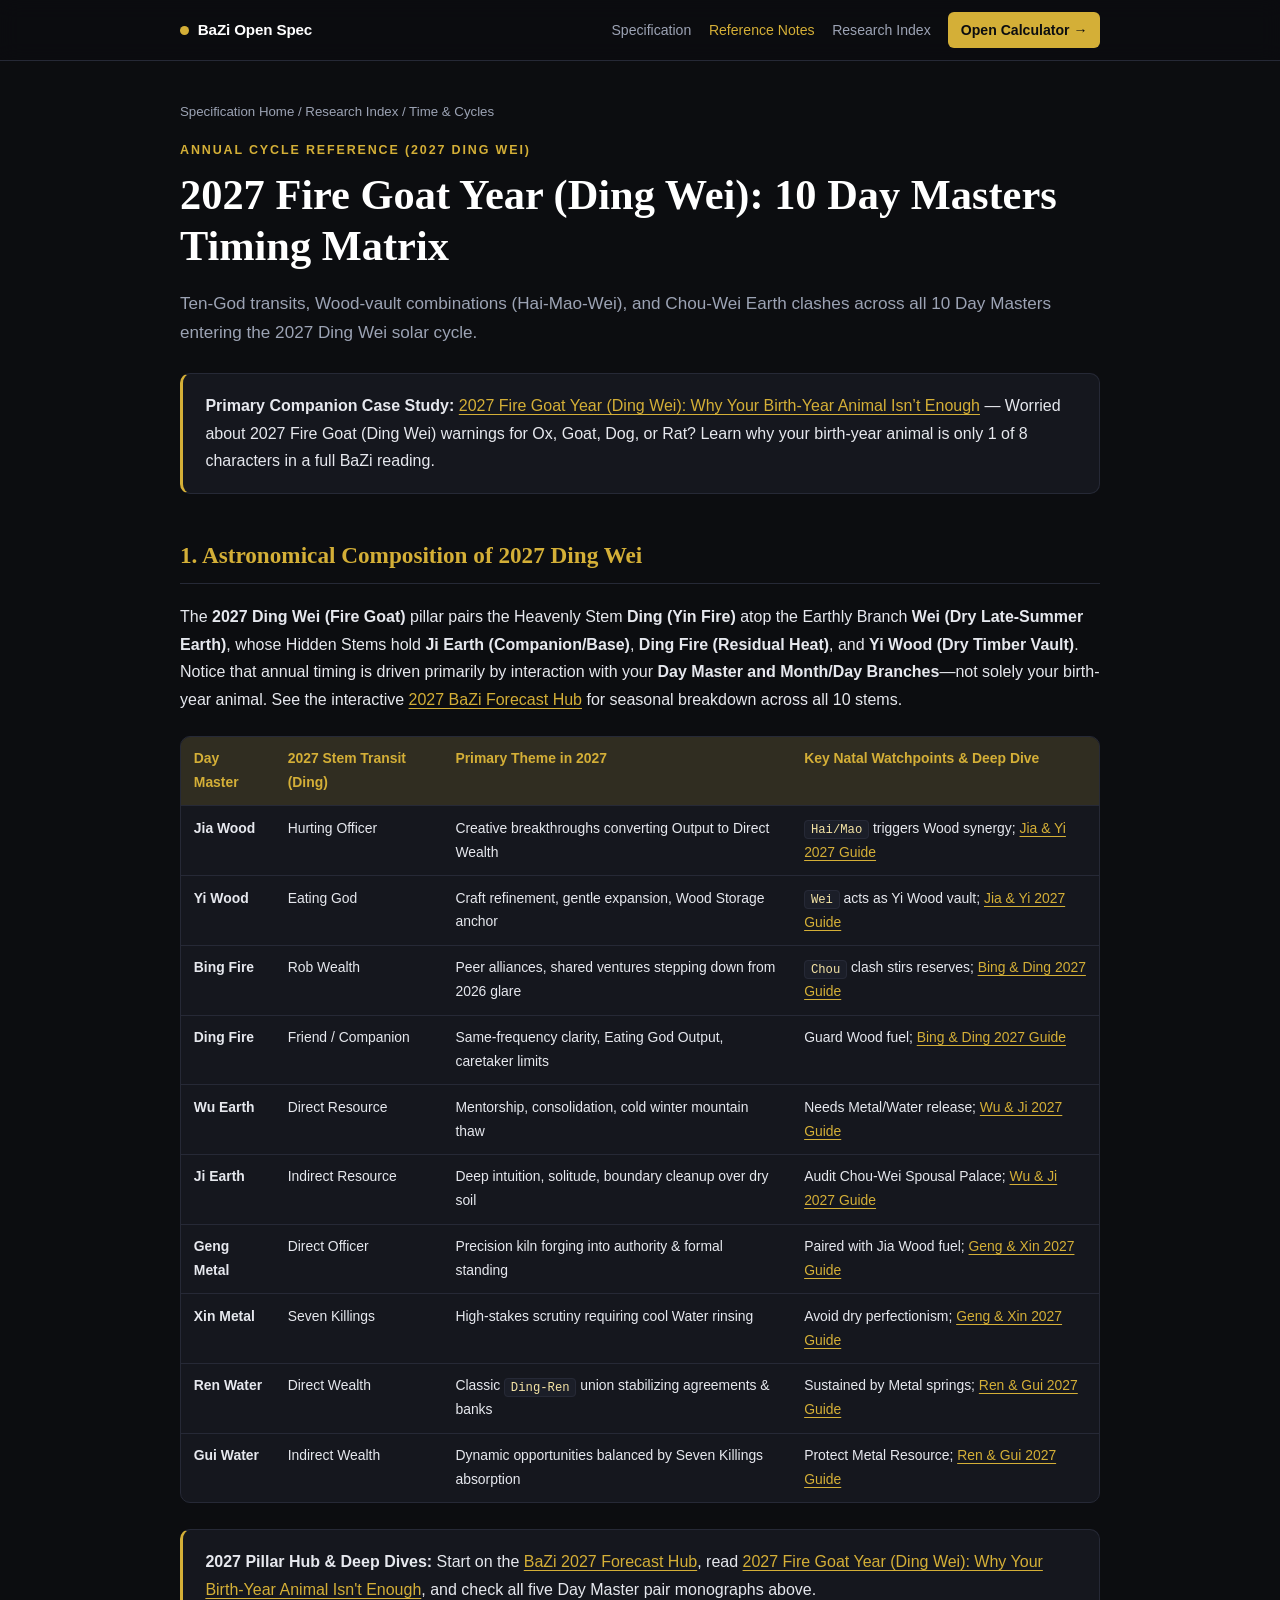
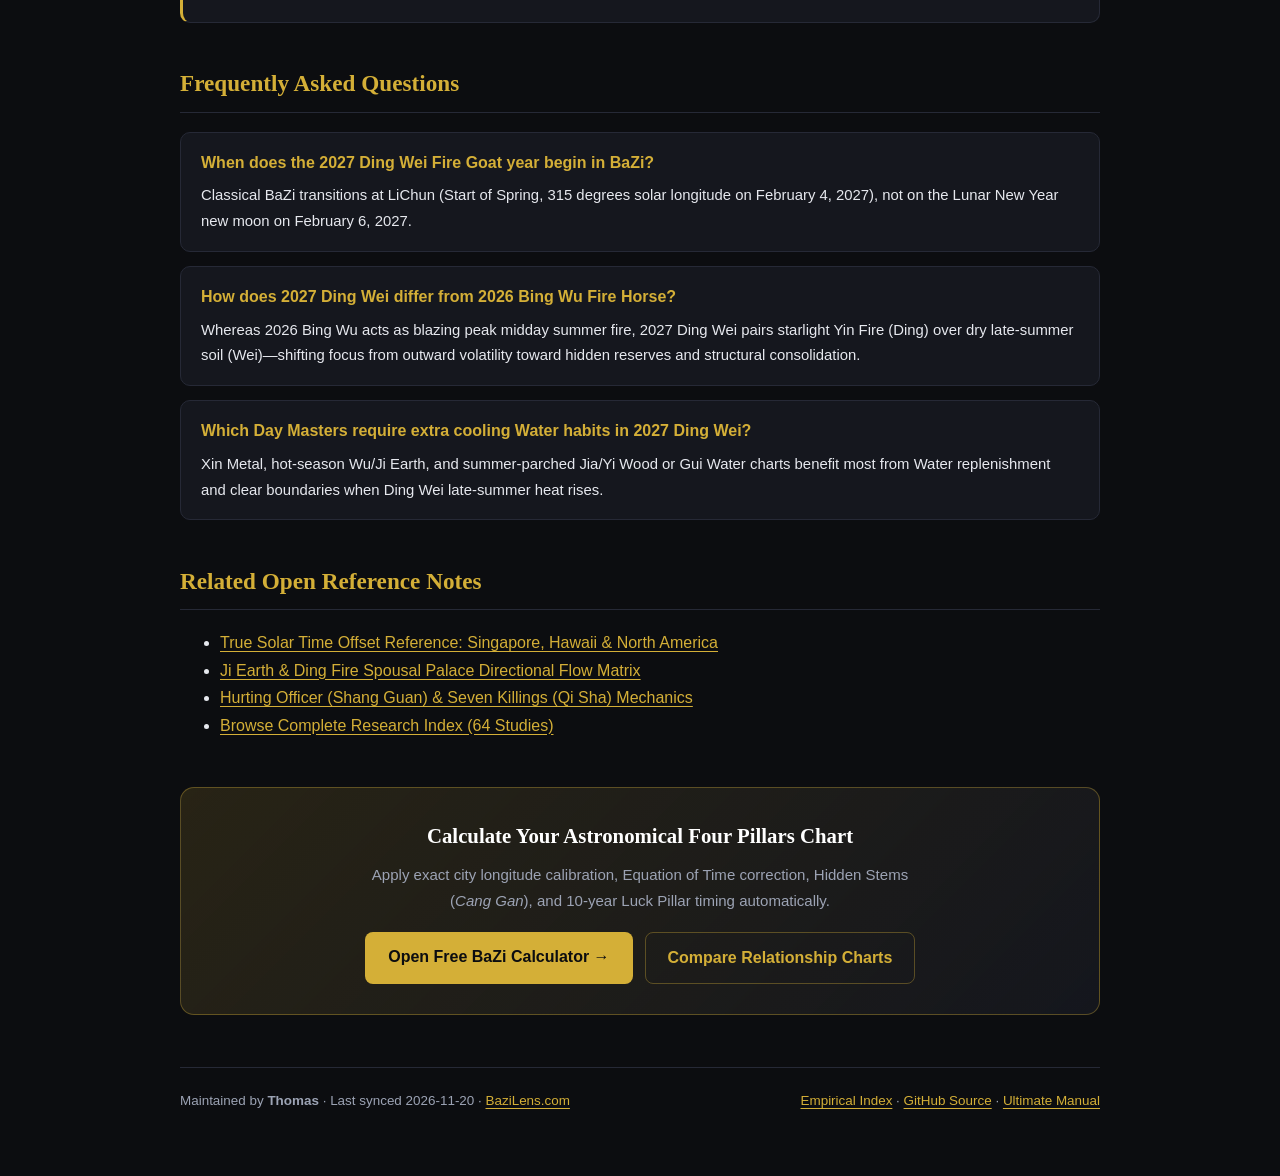
<file: docs/notes/2027-fire-goat-ding-wei-timing-matrix.html>
<!DOCTYPE html>
<html lang="en">
<head>
  <meta charset="UTF-8" />
  <meta name="viewport" content="width=device-width, initial-scale=1.0" />
  <title>2027 Fire Goat (Ding Wei) 10 Day Masters Timing Matrix | BaZi</title>
  <meta name="description" content="Ten-God transits, Wood-vault combinations (Hai-Mao-Wei), and Chou-Wei Earth clashes across all 10 Day Masters entering the 2027 Ding Wei solar cycle." />
  <link rel="canonical" href="https://bazilens.github.io/bazi-true-solar-time-guide/notes/2027-fire-goat-ding-wei-timing-matrix.html" />
  <meta property="og:type" content="article" />
  <meta property="og:title" content="2027 Fire Goat (Ding Wei) 10 Day Masters Timing Matrix | BaZi" />
  <meta property="og:description" content="Ten-God transits, Wood-vault combinations (Hai-Mao-Wei), and Chou-Wei Earth clashes across all 10 Day Masters entering the 2027 Ding Wei solar cycle." />
  <meta property="og:url" content="https://bazilens.github.io/bazi-true-solar-time-guide/notes/2027-fire-goat-ding-wei-timing-matrix.html" />
  <link rel="stylesheet" href="../assets/style.css" />
  <script type="application/ld+json">
  {
    "@context": "https://schema.org",
    "@type": "TechArticle",
    "headline": "2027 Fire Goat Year (Ding Wei): 10 Day Masters Timing Matrix",
    "description": "Ten-God transits, Wood-vault combinations (Hai-Mao-Wei), and Chou-Wei Earth clashes across all 10 Day Masters entering the 2027 Ding Wei solar cycle.",
    "dateModified": "2026-11-20",
    "author": {
      "@type": "Person",
      "name": "Thomas",
      "url": "https://www.bazilens.com"
    },
    "publisher": {
      "@type": "Organization",
      "name": "BaziLens",
      "url": "https://www.bazilens.com"
    },
    "mainEntityOfPage": "https://bazilens.github.io/bazi-true-solar-time-guide/notes/2027-fire-goat-ding-wei-timing-matrix.html"
  }
  </script>
  <script type="application/ld+json">
  {
    "@context": "https://schema.org",
    "@type": "BreadcrumbList",
    "itemListElement": [
      {
        "@type": "ListItem",
        "position": 1,
        "name": "Specification Home",
        "item": "https://bazilens.github.io/bazi-true-solar-time-guide/"
      },
      {
        "@type": "ListItem",
        "position": 2,
        "name": "2027 Fire Goat Year (Ding Wei): 10 Day Masters Timing Matrix",
        "item": "https://bazilens.github.io/bazi-true-solar-time-guide/notes/2027-fire-goat-ding-wei-timing-matrix.html"
      }
    ]
  }
  </script>
  <script type="application/ld+json">
  {
    "@context": "https://schema.org",
    "@type": "FAQPage",
    "mainEntity": [
      {
        "@type": "Question",
        "name": "When does the 2027 Ding Wei Fire Goat year begin in BaZi?",
        "acceptedAnswer": {
          "@type": "Answer",
          "text": "Classical BaZi transitions at LiChun (Start of Spring, 315 degrees solar longitude on February 4, 2027), not on the Lunar New Year new moon on February 6, 2027."
        }
      },
      {
        "@type": "Question",
        "name": "How does 2027 Ding Wei differ from 2026 Bing Wu Fire Horse?",
        "acceptedAnswer": {
          "@type": "Answer",
          "text": "Whereas 2026 Bing Wu acts as blazing peak midday summer fire, 2027 Ding Wei pairs starlight Yin Fire (Ding) over dry late-summer soil (Wei)—shifting focus from outward volatility toward hidden reserves and structural consolidation."
        }
      },
      {
        "@type": "Question",
        "name": "Which Day Masters require extra cooling Water habits in 2027 Ding Wei?",
        "acceptedAnswer": {
          "@type": "Answer",
          "text": "Xin Metal, hot-season Wu/Ji Earth, and summer-parched Jia/Yi Wood or Gui Water charts benefit most from Water replenishment and clear boundaries when Ding Wei late-summer heat rises."
        }
      }
    ]
  }
  </script>
</head>
<body>
  <header class="site-header">
    <div class="nav-inner">
      <a class="brand" href="../index.html">
        <span class="brand-dot"></span>
        <span>BaZi Open Spec</span>
      </a>
      <nav class="nav-links" aria-label="Primary Navigation">
        <a href="../index.html" class="">Specification</a>
        <a href="../index.html#reference-notes" class="active">Reference Notes</a>
        <a href="../research-index.html" class="">Research Index</a>
        <a class="nav-cta" href="https://www.bazilens.com/input">Open Calculator &rarr;</a>
      </nav>
    </div>
  </header>

  <main>
    <div class="breadcrumbs"><a href="../index.html">Specification Home</a> / <a href="../research-index.html">Research Index</a> / Time &amp; Cycles</div>
    <div class="eyebrow">Annual Cycle Reference (2027 Ding Wei)</div>
    <h1>2027 Fire Goat Year (Ding Wei): 10 Day Masters Timing Matrix</h1>
    <p class="lead">Ten-God transits, Wood-vault combinations (Hai-Mao-Wei), and Chou-Wei Earth clashes across all 10 Day Masters entering the 2027 Ding Wei solar cycle.</p>
    <div class="callout"><strong>Primary Companion Case Study:</strong> <a href="https://www.bazilens.com/blog/2027-fire-goat-ding-wei-bazi-guide">2027 Fire Goat Year (Ding Wei): Why Your Birth-Year Animal Isn’t Enough</a> &mdash; Worried about 2027 Fire Goat (Ding Wei) warnings for Ox, Goat, Dog, or Rat? Learn why your birth-year animal is only 1 of 8 characters in a full BaZi reading.</div>


    <h2>1. Astronomical Composition of 2027 Ding Wei</h2>
    <p>
      The <strong>2027 Ding Wei (Fire Goat)</strong> pillar pairs the Heavenly Stem <strong>Ding (Yin Fire)</strong> atop the Earthly Branch <strong>Wei (Dry Late-Summer Earth)</strong>, whose Hidden Stems hold <strong>Ji Earth (Companion/Base)</strong>, <strong>Ding Fire (Residual Heat)</strong>, and <strong>Yi Wood (Dry Timber Vault)</strong>. Notice that annual timing is driven primarily by interaction with your <strong>Day Master and Month/Day Branches</strong>—not solely your birth-year animal. See the interactive <a href="https://www.bazilens.com/bazi-2027-forecast">2027 BaZi Forecast Hub</a> for seasonal breakdown across all 10 stems.
    </p>
    <div class="table-scroll">
      <table>
        <thead>
          <tr>
            <th>Day Master</th>
            <th>2027 Stem Transit (Ding)</th>
            <th>Primary Theme in 2027</th>
            <th>Key Natal Watchpoints &amp; Deep Dive</th>
          </tr>
        </thead>
        <tbody>
          <tr><td><strong>Jia Wood</strong></td><td>Hurting Officer</td><td>Creative breakthroughs converting Output to Direct Wealth</td><td><code>Hai/Mao</code> triggers Wood synergy; <a href="https://www.bazilens.com/blog/2027-fire-goat-jia-wood-yi-wood-bazi">Jia &amp; Yi 2027 Guide</a></td></tr>
          <tr><td><strong>Yi Wood</strong></td><td>Eating God</td><td>Craft refinement, gentle expansion, Wood Storage anchor</td><td><code>Wei</code> acts as Yi Wood vault; <a href="https://www.bazilens.com/blog/2027-fire-goat-jia-wood-yi-wood-bazi">Jia &amp; Yi 2027 Guide</a></td></tr>
          <tr><td><strong>Bing Fire</strong></td><td>Rob Wealth</td><td>Peer alliances, shared ventures stepping down from 2026 glare</td><td><code>Chou</code> clash stirs reserves; <a href="https://www.bazilens.com/blog/2027-fire-goat-bing-fire-ding-fire-bazi">Bing &amp; Ding 2027 Guide</a></td></tr>
          <tr><td><strong>Ding Fire</strong></td><td>Friend / Companion</td><td>Same-frequency clarity, Eating God Output, caretaker limits</td><td>Guard Wood fuel; <a href="https://www.bazilens.com/blog/2027-fire-goat-bing-fire-ding-fire-bazi">Bing &amp; Ding 2027 Guide</a></td></tr>
          <tr><td><strong>Wu Earth</strong></td><td>Direct Resource</td><td>Mentorship, consolidation, cold winter mountain thaw</td><td>Needs Metal/Water release; <a href="https://www.bazilens.com/blog/2027-fire-goat-wu-earth-ji-earth-bazi">Wu &amp; Ji 2027 Guide</a></td></tr>
          <tr><td><strong>Ji Earth</strong></td><td>Indirect Resource</td><td>Deep intuition, solitude, boundary cleanup over dry soil</td><td>Audit Chou-Wei Spousal Palace; <a href="https://www.bazilens.com/blog/2027-fire-goat-wu-earth-ji-earth-bazi">Wu &amp; Ji 2027 Guide</a></td></tr>
          <tr><td><strong>Geng Metal</strong></td><td>Direct Officer</td><td>Precision kiln forging into authority &amp; formal standing</td><td>Paired with Jia Wood fuel; <a href="https://www.bazilens.com/blog/2027-fire-goat-geng-metal-xin-metal-bazi">Geng &amp; Xin 2027 Guide</a></td></tr>
          <tr><td><strong>Xin Metal</strong></td><td>Seven Killings</td><td>High-stakes scrutiny requiring cool Water rinsing</td><td>Avoid dry perfectionism; <a href="https://www.bazilens.com/blog/2027-fire-goat-geng-metal-xin-metal-bazi">Geng &amp; Xin 2027 Guide</a></td></tr>
          <tr><td><strong>Ren Water</strong></td><td>Direct Wealth</td><td>Classic <code>Ding-Ren</code> union stabilizing agreements &amp; banks</td><td>Sustained by Metal springs; <a href="https://www.bazilens.com/blog/2027-fire-goat-ren-water-gui-water-bazi">Ren &amp; Gui 2027 Guide</a></td></tr>
          <tr><td><strong>Gui Water</strong></td><td>Indirect Wealth</td><td>Dynamic opportunities balanced by Seven Killings absorption</td><td>Protect Metal Resource; <a href="https://www.bazilens.com/blog/2027-fire-goat-ren-water-gui-water-bazi">Ren &amp; Gui 2027 Guide</a></td></tr>
        </tbody>
      </table>
    </div>

    <div class="callout">
      <strong>2027 Pillar Hub &amp; Deep Dives:</strong> Start on the <a href="https://www.bazilens.com/bazi-2027-forecast">BaZi 2027 Forecast Hub</a>, read <a href="https://www.bazilens.com/blog/2027-fire-goat-ding-wei-bazi-guide">2027 Fire Goat Year (Ding Wei): Why Your Birth-Year Animal Isn't Enough</a>, and check all five Day Master pair monographs above.
    </div>

    <h2>Frequently Asked Questions</h2>
    <div class="faq-item">
      <h3>When does the 2027 Ding Wei Fire Goat year begin in BaZi?</h3>
      <p>Classical BaZi transitions at LiChun (Start of Spring, 315 degrees solar longitude on February 4, 2027), not on the Lunar New Year new moon on February 6, 2027.</p>
    </div>
    <div class="faq-item">
      <h3>How does 2027 Ding Wei differ from 2026 Bing Wu Fire Horse?</h3>
      <p>Whereas 2026 Bing Wu acts as blazing peak midday summer fire, 2027 Ding Wei pairs starlight Yin Fire (Ding) over dry late-summer soil (Wei)—shifting focus from outward volatility toward hidden reserves and structural consolidation.</p>
    </div>
    <div class="faq-item">
      <h3>Which Day Masters require extra cooling Water habits in 2027 Ding Wei?</h3>
      <p>Xin Metal, hot-season Wu/Ji Earth, and summer-parched Jia/Yi Wood or Gui Water charts benefit most from Water replenishment and clear boundaries when Ding Wei late-summer heat rises.</p>
    </div>

    <h2>Related Open Reference Notes</h2>
    <ul>
      <li><a href="./true-solar-time-singapore-north-america.html">True Solar Time Offset Reference: Singapore, Hawaii &amp; North America</a></li>
      <li><a href="./yin-earth-yin-fire-spousal-palace.html">Ji Earth &amp; Ding Fire Spousal Palace Directional Flow Matrix</a></li>
      <li><a href="./hurting-officer-seven-killings-ten-gods.html">Hurting Officer (Shang Guan) &amp; Seven Killings (Qi Sha) Mechanics</a></li>
      <li><a href="../research-index.html">Browse Complete Research Index (64 Studies)</a></li>
    </ul>

    <div class="cta-box">
      <h3>Calculate Your Astronomical Four Pillars Chart</h3>
      <p>
        Apply exact city longitude calibration, Equation of Time correction, Hidden Stems (<em>Cang Gan</em>), and 10-year Luck Pillar timing automatically.
      </p>
      <div class="cta-actions">
        <a class="btn" href="https://www.bazilens.com/input">Open Free BaZi Calculator &rarr;</a>
        <a class="btn-secondary" href="https://www.bazilens.com/compatibility">Compare Relationship Charts</a>
      </div>
    </div>

    <footer>
      <span>Maintained by <strong>Thomas</strong> &middot; Last synced 2026-11-20 &middot; <a href="https://www.bazilens.com">BaziLens.com</a></span>
      <span><a href="../research-index.html">Empirical Index</a> &middot; <a href="https://github.com/bazilens/bazi-true-solar-time-guide">GitHub Source</a> &middot; <a href="https://www.bazilens.com/bazi-reading-ultimate-guide">Ultimate Manual</a></span>
    </footer>
  </main>
</body>
</html>
</file>
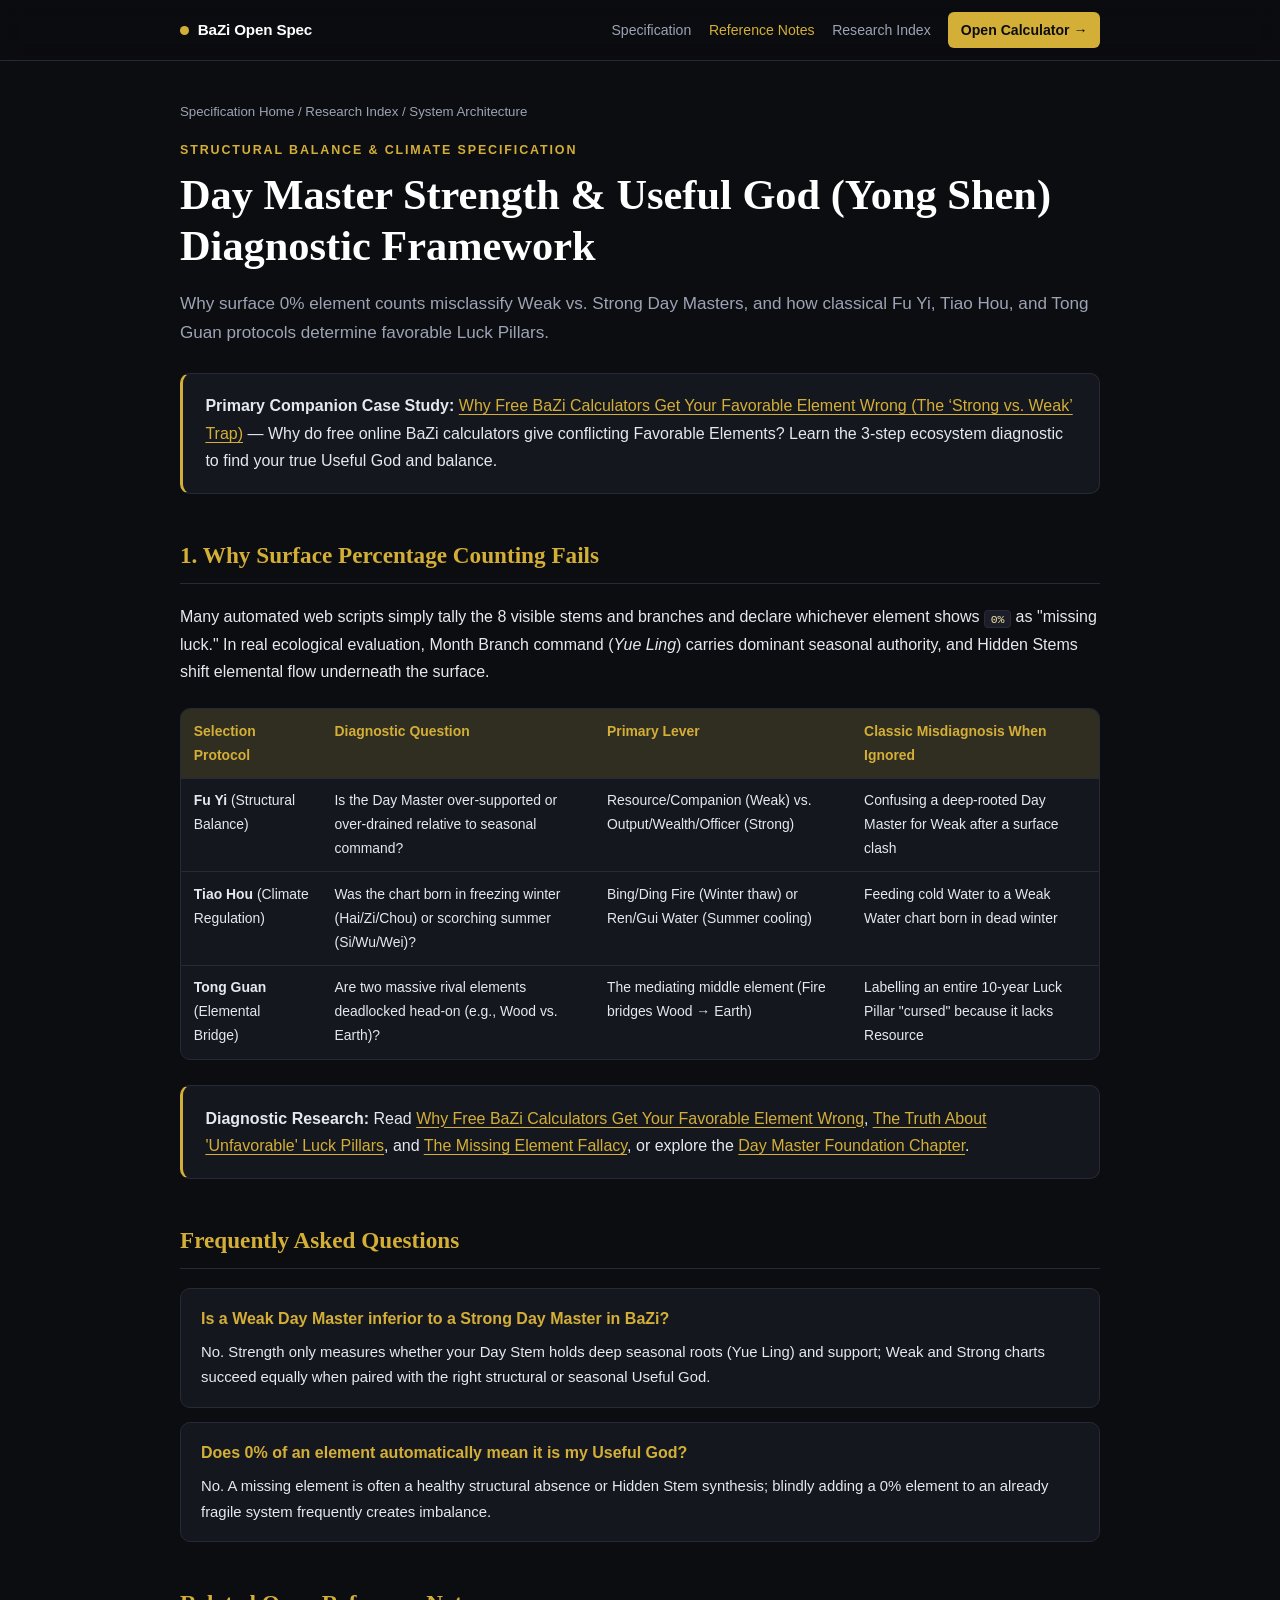
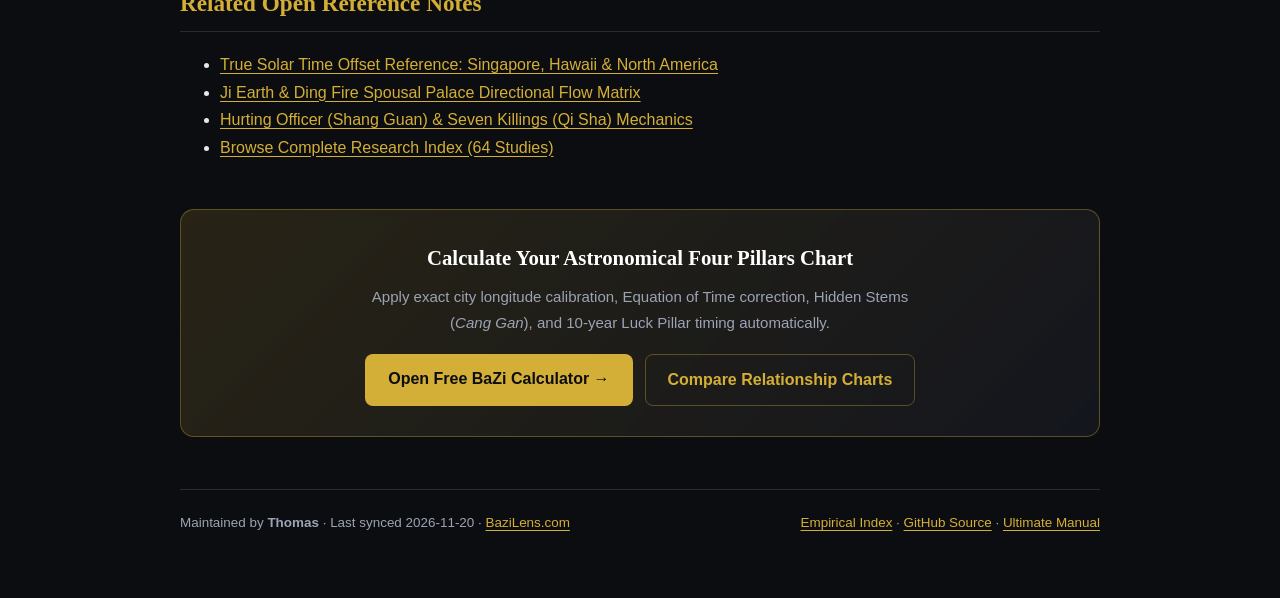
<file: docs/notes/day-master-strength-useful-god-guide.html>
<!DOCTYPE html>
<html lang="en">
<head>
  <meta charset="UTF-8" />
  <meta name="viewport" content="width=device-width, initial-scale=1.0" />
  <title>Day Master Strength &amp; Useful God (Yong Shen) Diagnostic Guide</title>
  <meta name="description" content="Why surface 0% element counts misclassify Weak vs. Strong Day Masters, and how classical Fu Yi, Tiao Hou, and Tong Guan protocols determine favorable Luck Pillars." />
  <link rel="canonical" href="https://bazilens.github.io/bazi-true-solar-time-guide/notes/day-master-strength-useful-god-guide.html" />
  <meta property="og:type" content="article" />
  <meta property="og:title" content="Day Master Strength &amp; Useful God (Yong Shen) Diagnostic Guide" />
  <meta property="og:description" content="Why surface 0% element counts misclassify Weak vs. Strong Day Masters, and how classical Fu Yi, Tiao Hou, and Tong Guan protocols determine favorable Luck Pillars." />
  <meta property="og:url" content="https://bazilens.github.io/bazi-true-solar-time-guide/notes/day-master-strength-useful-god-guide.html" />
  <link rel="stylesheet" href="../assets/style.css" />
  <script type="application/ld+json">
  {
    "@context": "https://schema.org",
    "@type": "TechArticle",
    "headline": "Day Master Strength & Useful God (Yong Shen) Diagnostic Framework",
    "description": "Why surface 0% element counts misclassify Weak vs. Strong Day Masters, and how classical Fu Yi, Tiao Hou, and Tong Guan protocols determine favorable Luck Pillars.",
    "dateModified": "2026-11-20",
    "author": {
      "@type": "Person",
      "name": "Thomas",
      "url": "https://www.bazilens.com"
    },
    "publisher": {
      "@type": "Organization",
      "name": "BaziLens",
      "url": "https://www.bazilens.com"
    },
    "mainEntityOfPage": "https://bazilens.github.io/bazi-true-solar-time-guide/notes/day-master-strength-useful-god-guide.html"
  }
  </script>
  <script type="application/ld+json">
  {
    "@context": "https://schema.org",
    "@type": "BreadcrumbList",
    "itemListElement": [
      {
        "@type": "ListItem",
        "position": 1,
        "name": "Specification Home",
        "item": "https://bazilens.github.io/bazi-true-solar-time-guide/"
      },
      {
        "@type": "ListItem",
        "position": 2,
        "name": "Day Master Strength & Useful God (Yong Shen) Diagnostic Framework",
        "item": "https://bazilens.github.io/bazi-true-solar-time-guide/notes/day-master-strength-useful-god-guide.html"
      }
    ]
  }
  </script>
  <script type="application/ld+json">
  {
    "@context": "https://schema.org",
    "@type": "FAQPage",
    "mainEntity": [
      {
        "@type": "Question",
        "name": "Is a Weak Day Master inferior to a Strong Day Master in BaZi?",
        "acceptedAnswer": {
          "@type": "Answer",
          "text": "No. Strength only measures whether your Day Stem holds deep seasonal roots (Yue Ling) and support; Weak and Strong charts succeed equally when paired with the right structural or seasonal Useful God."
        }
      },
      {
        "@type": "Question",
        "name": "Does 0% of an element automatically mean it is my Useful God?",
        "acceptedAnswer": {
          "@type": "Answer",
          "text": "No. A missing element is often a healthy structural absence or Hidden Stem synthesis; blindly adding a 0% element to an already fragile system frequently creates imbalance."
        }
      }
    ]
  }
  </script>
</head>
<body>
  <header class="site-header">
    <div class="nav-inner">
      <a class="brand" href="../index.html">
        <span class="brand-dot"></span>
        <span>BaZi Open Spec</span>
      </a>
      <nav class="nav-links" aria-label="Primary Navigation">
        <a href="../index.html" class="">Specification</a>
        <a href="../index.html#reference-notes" class="active">Reference Notes</a>
        <a href="../research-index.html" class="">Research Index</a>
        <a class="nav-cta" href="https://www.bazilens.com/input">Open Calculator &rarr;</a>
      </nav>
    </div>
  </header>

  <main>
    <div class="breadcrumbs"><a href="../index.html">Specification Home</a> / <a href="../research-index.html">Research Index</a> / System Architecture</div>
    <div class="eyebrow">Structural Balance &amp; Climate Specification</div>
    <h1>Day Master Strength &amp; Useful God (Yong Shen) Diagnostic Framework</h1>
    <p class="lead">Why surface 0% element counts misclassify Weak vs. Strong Day Masters, and how classical Fu Yi, Tiao Hou, and Tong Guan protocols determine favorable Luck Pillars.</p>
    <div class="callout"><strong>Primary Companion Case Study:</strong> <a href="https://www.bazilens.com/blog/bazi-calculator-favorable-element-trap">Why Free BaZi Calculators Get Your Favorable Element Wrong (The ‘Strong vs. Weak’ Trap)</a> &mdash; Why do free online BaZi calculators give conflicting Favorable Elements? Learn the 3-step ecosystem diagnostic to find your true Useful God and balance.</div>


    <h2>1. Why Surface Percentage Counting Fails</h2>
    <p>
      Many automated web scripts simply tally the 8 visible stems and branches and declare whichever element shows <code>0%</code> as "missing luck." In real ecological evaluation, Month Branch command (<em>Yue Ling</em>) carries dominant seasonal authority, and Hidden Stems shift elemental flow underneath the surface.
    </p>
    <div class="table-scroll">
      <table>
        <thead>
          <tr>
            <th>Selection Protocol</th>
            <th>Diagnostic Question</th>
            <th>Primary Lever</th>
            <th>Classic Misdiagnosis When Ignored</th>
          </tr>
        </thead>
        <tbody>
          <tr>
            <td><strong>Fu Yi</strong> (Structural Balance)</td>
            <td>Is the Day Master over-supported or over-drained relative to seasonal command?</td>
            <td>Resource/Companion (Weak) vs. Output/Wealth/Officer (Strong)</td>
            <td>Confusing a deep-rooted Day Master for Weak after a surface clash</td>
          </tr>
          <tr>
            <td><strong>Tiao Hou</strong> (Climate Regulation)</td>
            <td>Was the chart born in freezing winter (Hai/Zi/Chou) or scorching summer (Si/Wu/Wei)?</td>
            <td>Bing/Ding Fire (Winter thaw) or Ren/Gui Water (Summer cooling)</td>
            <td>Feeding cold Water to a Weak Water chart born in dead winter</td>
          </tr>
          <tr>
            <td><strong>Tong Guan</strong> (Elemental Bridge)</td>
            <td>Are two massive rival elements deadlocked head-on (e.g., Wood vs. Earth)?</td>
            <td>The mediating middle element (Fire bridges Wood &rarr; Earth)</td>
            <td>Labelling an entire 10-year Luck Pillar "cursed" because it lacks Resource</td>
          </tr>
        </tbody>
      </table>
    </div>

    <div class="callout">
      <strong>Diagnostic Research:</strong> Read <a href="https://www.bazilens.com/blog/bazi-calculator-favorable-element-trap">Why Free BaZi Calculators Get Your Favorable Element Wrong</a>, <a href="https://www.bazilens.com/blog/weak-day-master-no-favorable-luck-pillars-myth">The Truth About 'Unfavorable' Luck Pillars</a>, and <a href="https://www.bazilens.com/blog/missing-element-fallacy">The Missing Element Fallacy</a>, or explore the <a href="https://www.bazilens.com/bazi-reading-ultimate-guide/day-master">Day Master Foundation Chapter</a>.
    </div>

    <h2>Frequently Asked Questions</h2>
    <div class="faq-item">
      <h3>Is a Weak Day Master inferior to a Strong Day Master in BaZi?</h3>
      <p>No. Strength only measures whether your Day Stem holds deep seasonal roots (Yue Ling) and support; Weak and Strong charts succeed equally when paired with the right structural or seasonal Useful God.</p>
    </div>
    <div class="faq-item">
      <h3>Does 0% of an element automatically mean it is my Useful God?</h3>
      <p>No. A missing element is often a healthy structural absence or Hidden Stem synthesis; blindly adding a 0% element to an already fragile system frequently creates imbalance.</p>
    </div>

    <h2>Related Open Reference Notes</h2>
    <ul>
      <li><a href="./true-solar-time-singapore-north-america.html">True Solar Time Offset Reference: Singapore, Hawaii &amp; North America</a></li>
      <li><a href="./yin-earth-yin-fire-spousal-palace.html">Ji Earth &amp; Ding Fire Spousal Palace Directional Flow Matrix</a></li>
      <li><a href="./hurting-officer-seven-killings-ten-gods.html">Hurting Officer (Shang Guan) &amp; Seven Killings (Qi Sha) Mechanics</a></li>
      <li><a href="../research-index.html">Browse Complete Research Index (64 Studies)</a></li>
    </ul>

    <div class="cta-box">
      <h3>Calculate Your Astronomical Four Pillars Chart</h3>
      <p>
        Apply exact city longitude calibration, Equation of Time correction, Hidden Stems (<em>Cang Gan</em>), and 10-year Luck Pillar timing automatically.
      </p>
      <div class="cta-actions">
        <a class="btn" href="https://www.bazilens.com/input">Open Free BaZi Calculator &rarr;</a>
        <a class="btn-secondary" href="https://www.bazilens.com/compatibility">Compare Relationship Charts</a>
      </div>
    </div>

    <footer>
      <span>Maintained by <strong>Thomas</strong> &middot; Last synced 2026-11-20 &middot; <a href="https://www.bazilens.com">BaziLens.com</a></span>
      <span><a href="../research-index.html">Empirical Index</a> &middot; <a href="https://github.com/bazilens/bazi-true-solar-time-guide">GitHub Source</a> &middot; <a href="https://www.bazilens.com/bazi-reading-ultimate-guide">Ultimate Manual</a></span>
    </footer>
  </main>
</body>
</html>
</file>
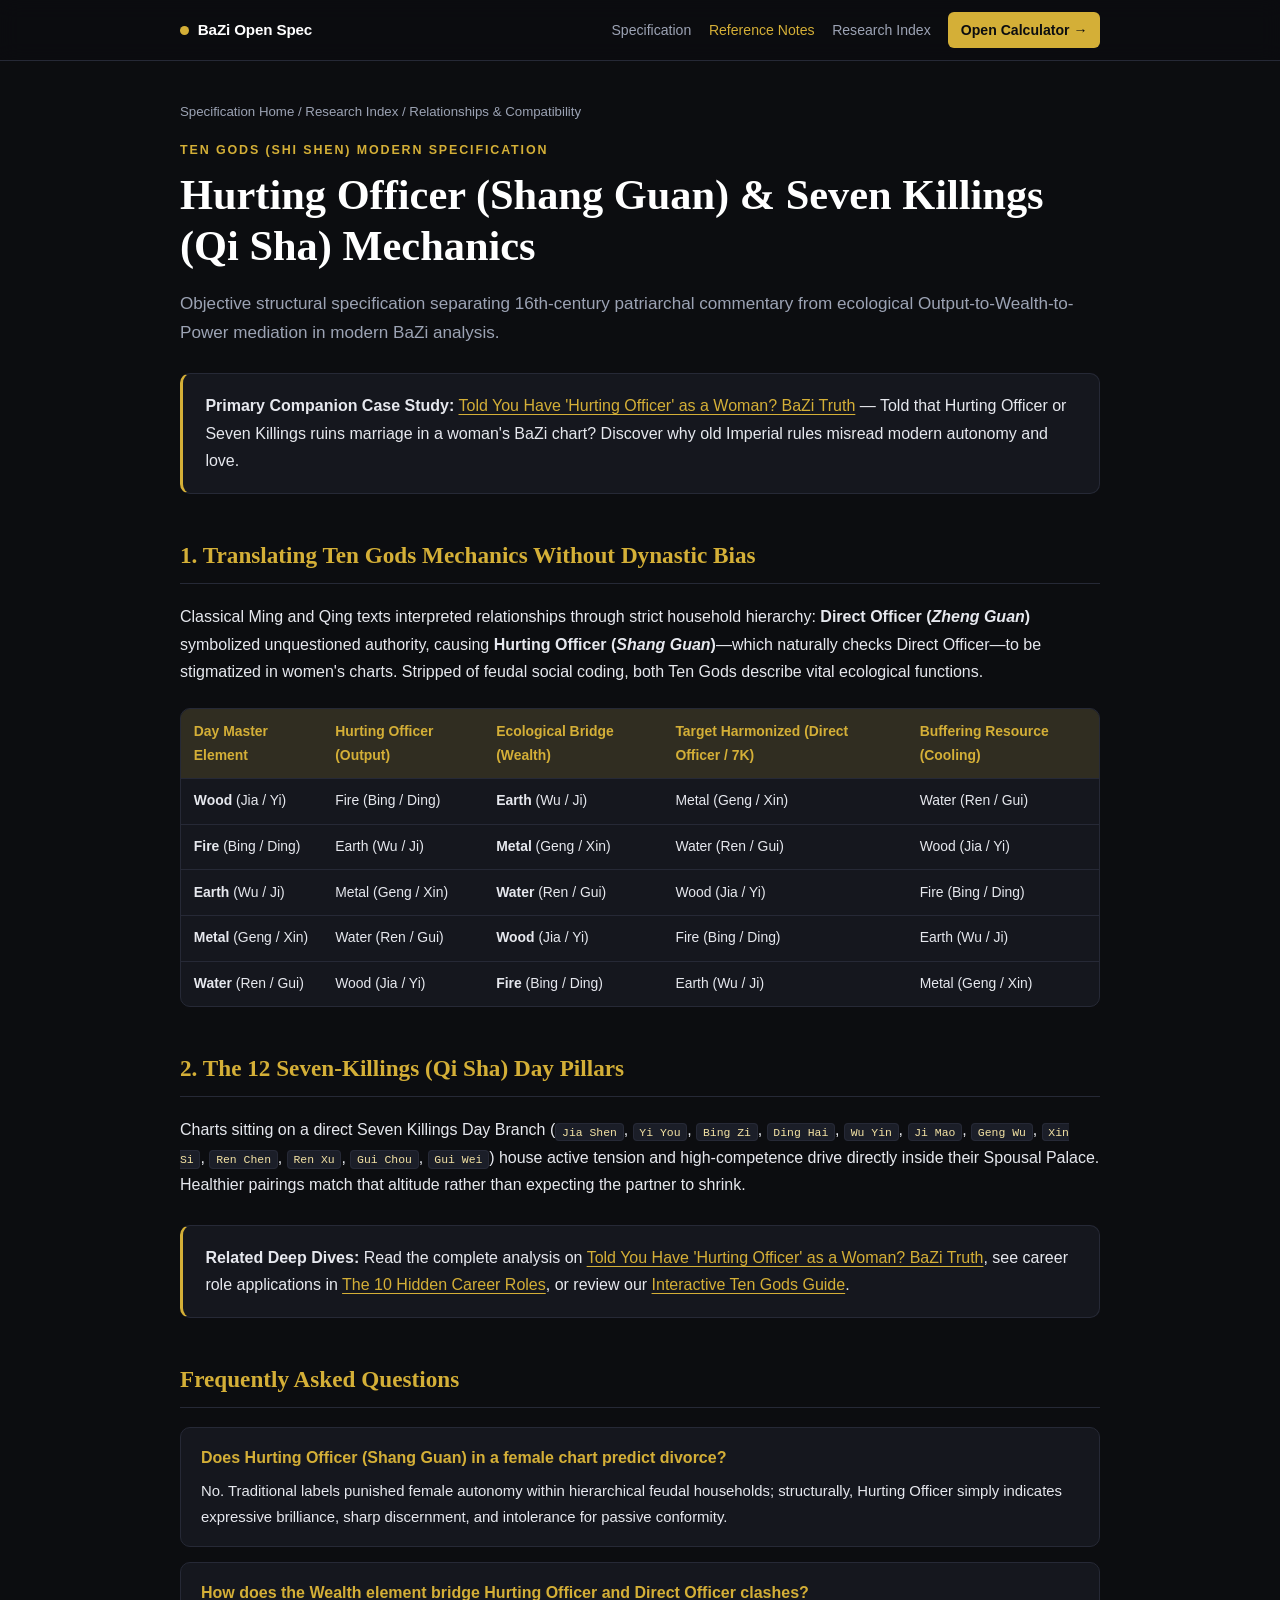
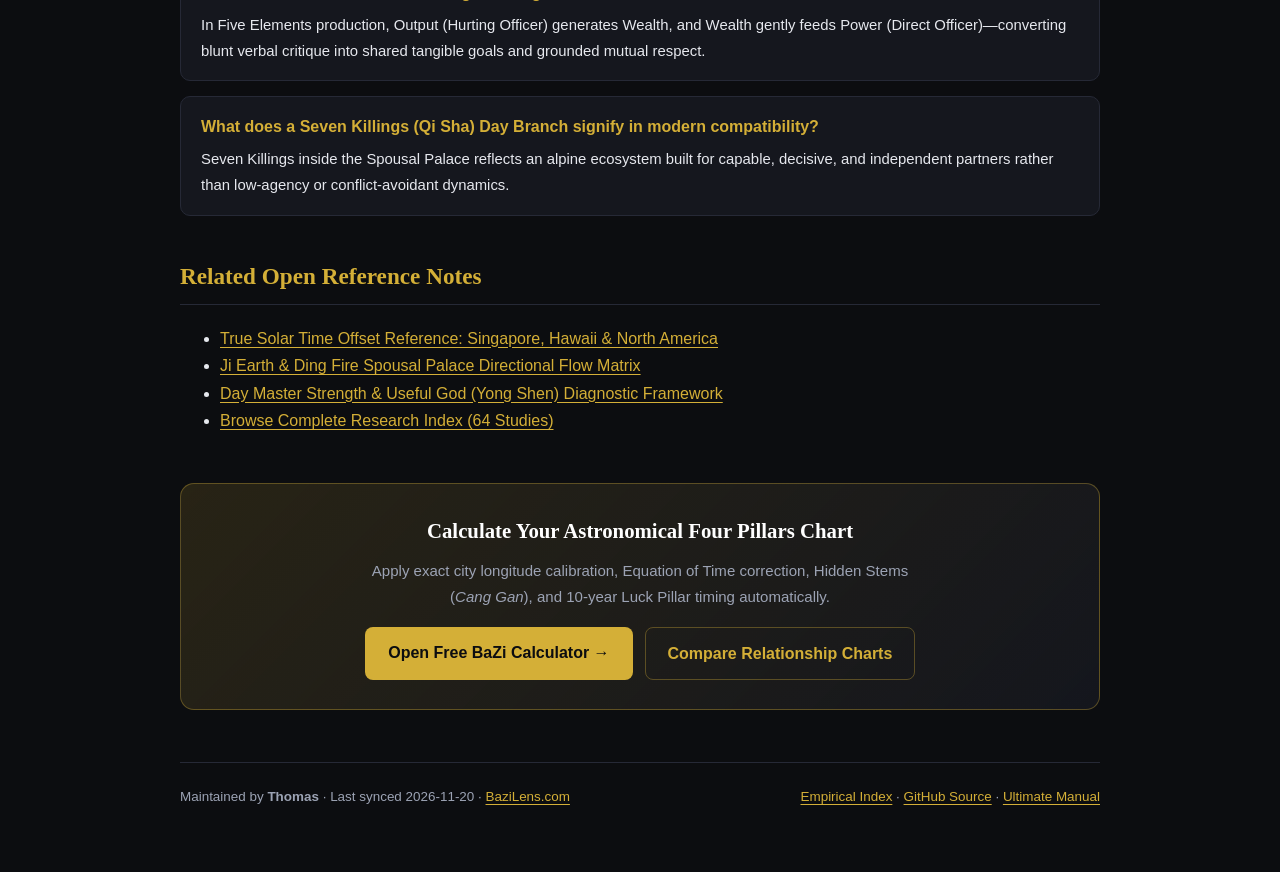
<file: docs/notes/hurting-officer-seven-killings-ten-gods.html>
<!DOCTYPE html>
<html lang="en">
<head>
  <meta charset="UTF-8" />
  <meta name="viewport" content="width=device-width, initial-scale=1.0" />
  <title>Hurting Officer &amp; Seven Killings Modern BaZi Reference</title>
  <meta name="description" content="Objective structural specification separating 16th-century patriarchal commentary from ecological Output-to-Wealth-to-Power mediation in modern BaZi analysis." />
  <link rel="canonical" href="https://bazilens.github.io/bazi-true-solar-time-guide/notes/hurting-officer-seven-killings-ten-gods.html" />
  <meta property="og:type" content="article" />
  <meta property="og:title" content="Hurting Officer &amp; Seven Killings Modern BaZi Reference" />
  <meta property="og:description" content="Objective structural specification separating 16th-century patriarchal commentary from ecological Output-to-Wealth-to-Power mediation in modern BaZi analysis." />
  <meta property="og:url" content="https://bazilens.github.io/bazi-true-solar-time-guide/notes/hurting-officer-seven-killings-ten-gods.html" />
  <link rel="stylesheet" href="../assets/style.css" />
  <script type="application/ld+json">
  {
    "@context": "https://schema.org",
    "@type": "TechArticle",
    "headline": "Hurting Officer (Shang Guan) & Seven Killings (Qi Sha) Mechanics",
    "description": "Objective structural specification separating 16th-century patriarchal commentary from ecological Output-to-Wealth-to-Power mediation in modern BaZi analysis.",
    "dateModified": "2026-11-20",
    "author": {
      "@type": "Person",
      "name": "Thomas",
      "url": "https://www.bazilens.com"
    },
    "publisher": {
      "@type": "Organization",
      "name": "BaziLens",
      "url": "https://www.bazilens.com"
    },
    "mainEntityOfPage": "https://bazilens.github.io/bazi-true-solar-time-guide/notes/hurting-officer-seven-killings-ten-gods.html"
  }
  </script>
  <script type="application/ld+json">
  {
    "@context": "https://schema.org",
    "@type": "BreadcrumbList",
    "itemListElement": [
      {
        "@type": "ListItem",
        "position": 1,
        "name": "Specification Home",
        "item": "https://bazilens.github.io/bazi-true-solar-time-guide/"
      },
      {
        "@type": "ListItem",
        "position": 2,
        "name": "Hurting Officer (Shang Guan) & Seven Killings (Qi Sha) Mechanics",
        "item": "https://bazilens.github.io/bazi-true-solar-time-guide/notes/hurting-officer-seven-killings-ten-gods.html"
      }
    ]
  }
  </script>
  <script type="application/ld+json">
  {
    "@context": "https://schema.org",
    "@type": "FAQPage",
    "mainEntity": [
      {
        "@type": "Question",
        "name": "Does Hurting Officer (Shang Guan) in a female chart predict divorce?",
        "acceptedAnswer": {
          "@type": "Answer",
          "text": "No. Traditional labels punished female autonomy within hierarchical feudal households; structurally, Hurting Officer simply indicates expressive brilliance, sharp discernment, and intolerance for passive conformity."
        }
      },
      {
        "@type": "Question",
        "name": "How does the Wealth element bridge Hurting Officer and Direct Officer clashes?",
        "acceptedAnswer": {
          "@type": "Answer",
          "text": "In Five Elements production, Output (Hurting Officer) generates Wealth, and Wealth gently feeds Power (Direct Officer)—converting blunt verbal critique into shared tangible goals and grounded mutual respect."
        }
      },
      {
        "@type": "Question",
        "name": "What does a Seven Killings (Qi Sha) Day Branch signify in modern compatibility?",
        "acceptedAnswer": {
          "@type": "Answer",
          "text": "Seven Killings inside the Spousal Palace reflects an alpine ecosystem built for capable, decisive, and independent partners rather than low-agency or conflict-avoidant dynamics."
        }
      }
    ]
  }
  </script>
</head>
<body>
  <header class="site-header">
    <div class="nav-inner">
      <a class="brand" href="../index.html">
        <span class="brand-dot"></span>
        <span>BaZi Open Spec</span>
      </a>
      <nav class="nav-links" aria-label="Primary Navigation">
        <a href="../index.html" class="">Specification</a>
        <a href="../index.html#reference-notes" class="active">Reference Notes</a>
        <a href="../research-index.html" class="">Research Index</a>
        <a class="nav-cta" href="https://www.bazilens.com/input">Open Calculator &rarr;</a>
      </nav>
    </div>
  </header>

  <main>
    <div class="breadcrumbs"><a href="../index.html">Specification Home</a> / <a href="../research-index.html">Research Index</a> / Relationships &amp; Compatibility</div>
    <div class="eyebrow">Ten Gods (Shi Shen) Modern Specification</div>
    <h1>Hurting Officer (Shang Guan) &amp; Seven Killings (Qi Sha) Mechanics</h1>
    <p class="lead">Objective structural specification separating 16th-century patriarchal commentary from ecological Output-to-Wealth-to-Power mediation in modern BaZi analysis.</p>
    <div class="callout"><strong>Primary Companion Case Study:</strong> <a href="https://www.bazilens.com/blog/hurting-officer-seven-killings-women-bazi-myth">Told You Have 'Hurting Officer' as a Woman? BaZi Truth</a> &mdash; Told that Hurting Officer or Seven Killings ruins marriage in a woman's BaZi chart? Discover why old Imperial rules misread modern autonomy and love.</div>


    <h2>1. Translating Ten Gods Mechanics Without Dynastic Bias</h2>
    <p>
      Classical Ming and Qing texts interpreted relationships through strict household hierarchy: <strong>Direct Officer (<em>Zheng Guan</em>)</strong> symbolized unquestioned authority, causing <strong>Hurting Officer (<em>Shang Guan</em>)</strong>—which naturally checks Direct Officer—to be stigmatized in women's charts. Stripped of feudal social coding, both Ten Gods describe vital ecological functions.
    </p>
    <div class="table-scroll">
      <table>
        <thead>
          <tr>
            <th>Day Master Element</th>
            <th>Hurting Officer (Output)</th>
            <th>Ecological Bridge (Wealth)</th>
            <th>Target Harmonized (Direct Officer / 7K)</th>
            <th>Buffering Resource (Cooling)</th>
          </tr>
        </thead>
        <tbody>
          <tr>
            <td><strong>Wood</strong> (Jia / Yi)</td>
            <td>Fire (Bing / Ding)</td>
            <td><strong>Earth</strong> (Wu / Ji)</td>
            <td>Metal (Geng / Xin)</td>
            <td>Water (Ren / Gui)</td>
          </tr>
          <tr>
            <td><strong>Fire</strong> (Bing / Ding)</td>
            <td>Earth (Wu / Ji)</td>
            <td><strong>Metal</strong> (Geng / Xin)</td>
            <td>Water (Ren / Gui)</td>
            <td>Wood (Jia / Yi)</td>
          </tr>
          <tr>
            <td><strong>Earth</strong> (Wu / Ji)</td>
            <td>Metal (Geng / Xin)</td>
            <td><strong>Water</strong> (Ren / Gui)</td>
            <td>Wood (Jia / Yi)</td>
            <td>Fire (Bing / Ding)</td>
          </tr>
          <tr>
            <td><strong>Metal</strong> (Geng / Xin)</td>
            <td>Water (Ren / Gui)</td>
            <td><strong>Wood</strong> (Jia / Yi)</td>
            <td>Fire (Bing / Ding)</td>
            <td>Earth (Wu / Ji)</td>
          </tr>
          <tr>
            <td><strong>Water</strong> (Ren / Gui)</td>
            <td>Wood (Jia / Yi)</td>
            <td><strong>Fire</strong> (Bing / Ding)</td>
            <td>Earth (Wu / Ji)</td>
            <td>Metal (Geng / Xin)</td>
          </tr>
        </tbody>
      </table>
    </div>

    <h2>2. The 12 Seven-Killings (Qi Sha) Day Pillars</h2>
    <p>
      Charts sitting on a direct Seven Killings Day Branch (<code>Jia Shen</code>, <code>Yi You</code>, <code>Bing Zi</code>, <code>Ding Hai</code>, <code>Wu Yin</code>, <code>Ji Mao</code>, <code>Geng Wu</code>, <code>Xin Si</code>, <code>Ren Chen</code>, <code>Ren Xu</code>, <code>Gui Chou</code>, <code>Gui Wei</code>) house active tension and high-competence drive directly inside their Spousal Palace. Healthier pairings match that altitude rather than expecting the partner to shrink.
    </p>

    <div class="callout">
      <strong>Related Deep Dives:</strong> Read the complete analysis on <a href="https://www.bazilens.com/blog/hurting-officer-seven-killings-women-bazi-myth">Told You Have 'Hurting Officer' as a Woman? BaZi Truth</a>, see career role applications in <a href="https://www.bazilens.com/blog/chinese-zodiac-cant-predict-career-ten-gods-life-roles">The 10 Hidden Career Roles</a>, or review our <a href="https://www.bazilens.com/ten-gods">Interactive Ten Gods Guide</a>.
    </div>

    <h2>Frequently Asked Questions</h2>
    <div class="faq-item">
      <h3>Does Hurting Officer (Shang Guan) in a female chart predict divorce?</h3>
      <p>No. Traditional labels punished female autonomy within hierarchical feudal households; structurally, Hurting Officer simply indicates expressive brilliance, sharp discernment, and intolerance for passive conformity.</p>
    </div>
    <div class="faq-item">
      <h3>How does the Wealth element bridge Hurting Officer and Direct Officer clashes?</h3>
      <p>In Five Elements production, Output (Hurting Officer) generates Wealth, and Wealth gently feeds Power (Direct Officer)—converting blunt verbal critique into shared tangible goals and grounded mutual respect.</p>
    </div>
    <div class="faq-item">
      <h3>What does a Seven Killings (Qi Sha) Day Branch signify in modern compatibility?</h3>
      <p>Seven Killings inside the Spousal Palace reflects an alpine ecosystem built for capable, decisive, and independent partners rather than low-agency or conflict-avoidant dynamics.</p>
    </div>

    <h2>Related Open Reference Notes</h2>
    <ul>
      <li><a href="./true-solar-time-singapore-north-america.html">True Solar Time Offset Reference: Singapore, Hawaii &amp; North America</a></li>
      <li><a href="./yin-earth-yin-fire-spousal-palace.html">Ji Earth &amp; Ding Fire Spousal Palace Directional Flow Matrix</a></li>
      <li><a href="./day-master-strength-useful-god-guide.html">Day Master Strength &amp; Useful God (Yong Shen) Diagnostic Framework</a></li>
      <li><a href="../research-index.html">Browse Complete Research Index (64 Studies)</a></li>
    </ul>

    <div class="cta-box">
      <h3>Calculate Your Astronomical Four Pillars Chart</h3>
      <p>
        Apply exact city longitude calibration, Equation of Time correction, Hidden Stems (<em>Cang Gan</em>), and 10-year Luck Pillar timing automatically.
      </p>
      <div class="cta-actions">
        <a class="btn" href="https://www.bazilens.com/input">Open Free BaZi Calculator &rarr;</a>
        <a class="btn-secondary" href="https://www.bazilens.com/compatibility">Compare Relationship Charts</a>
      </div>
    </div>

    <footer>
      <span>Maintained by <strong>Thomas</strong> &middot; Last synced 2026-11-20 &middot; <a href="https://www.bazilens.com">BaziLens.com</a></span>
      <span><a href="../research-index.html">Empirical Index</a> &middot; <a href="https://github.com/bazilens/bazi-true-solar-time-guide">GitHub Source</a> &middot; <a href="https://www.bazilens.com/bazi-reading-ultimate-guide">Ultimate Manual</a></span>
    </footer>
  </main>
</body>
</html>
</file>
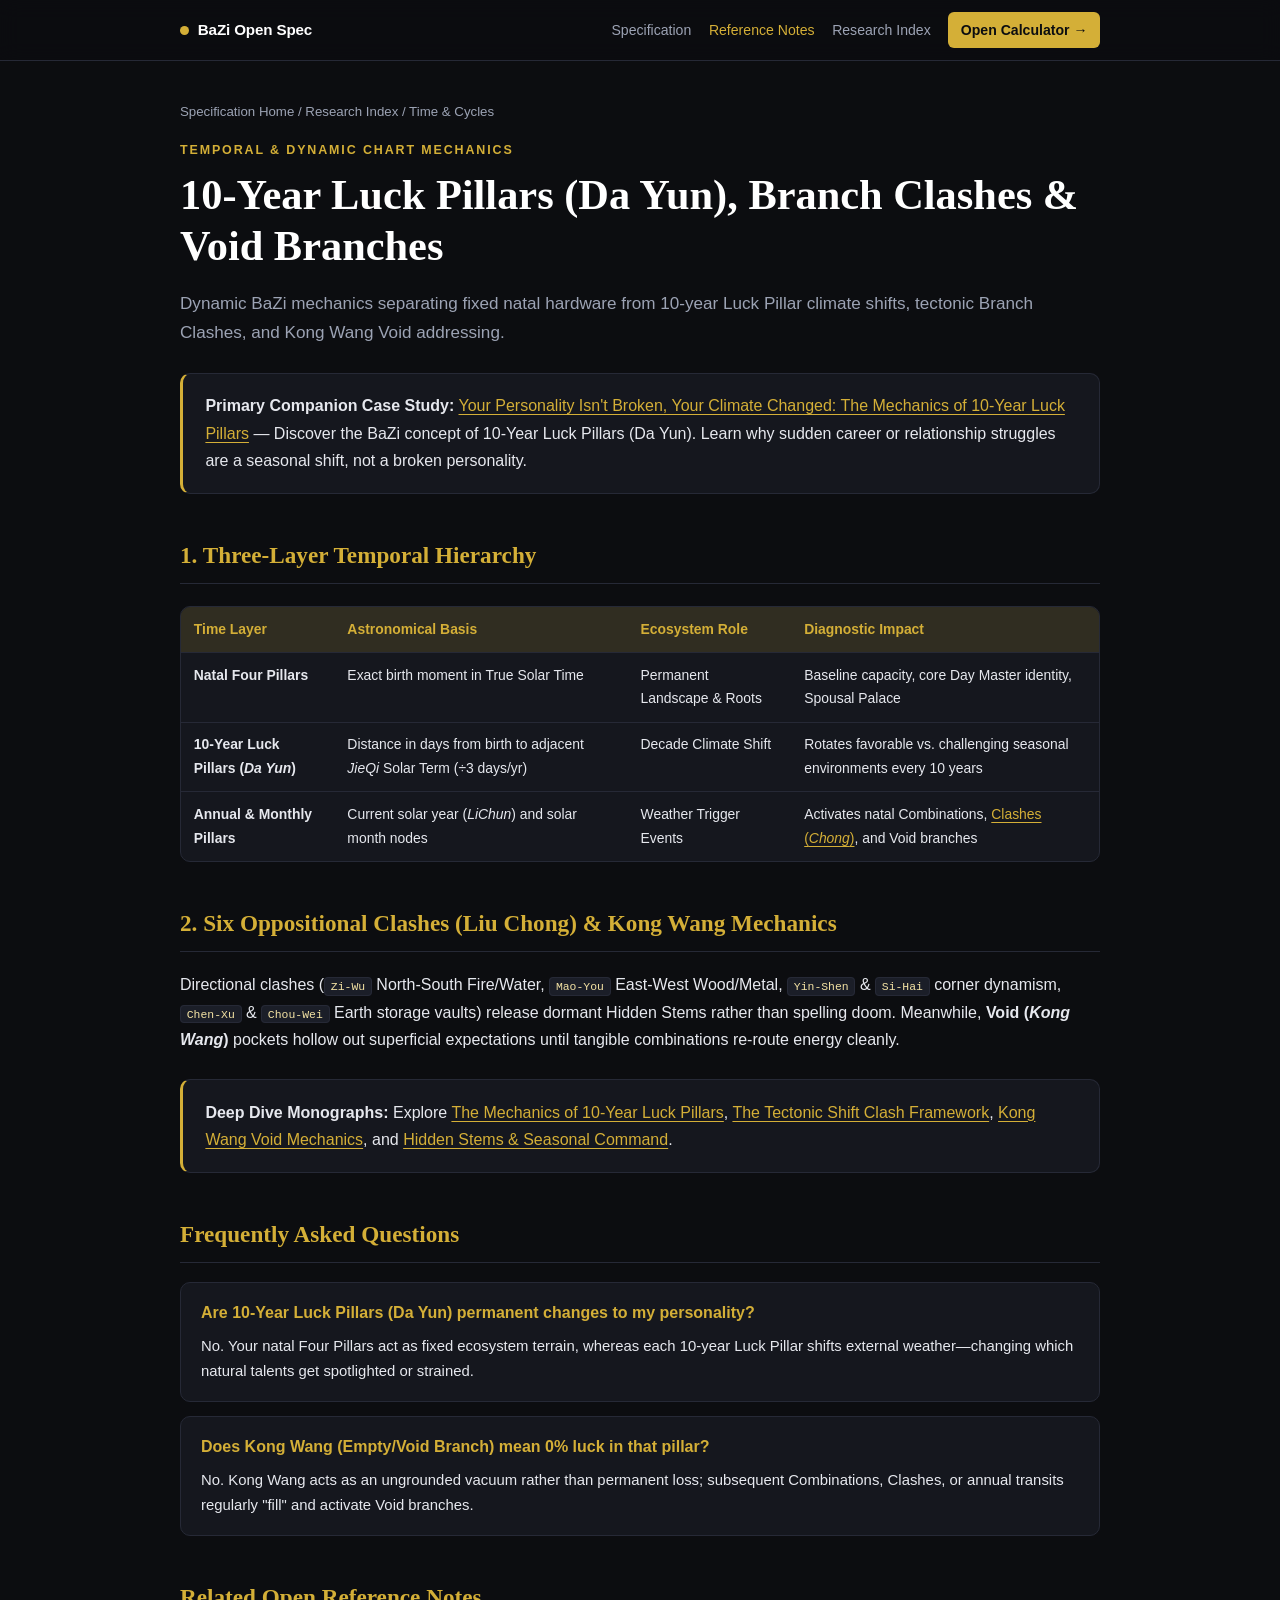
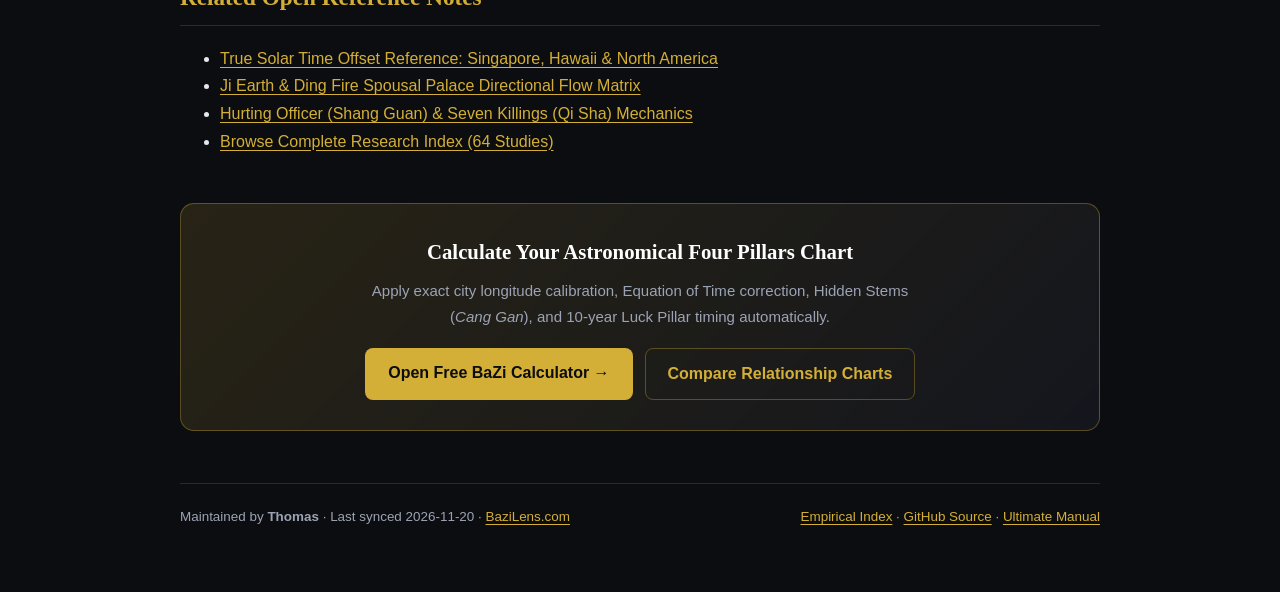
<file: docs/notes/luck-pillars-clashes-void-branches.html>
<!DOCTYPE html>
<html lang="en">
<head>
  <meta charset="UTF-8" />
  <meta name="viewport" content="width=device-width, initial-scale=1.0" />
  <title>10-Year Luck Pillars, Clashes &amp; Void (Kong Wang) Specification</title>
  <meta name="description" content="Dynamic BaZi mechanics separating fixed natal hardware from 10-year Luck Pillar climate shifts, tectonic Branch Clashes, and Kong Wang Void addressing." />
  <link rel="canonical" href="https://bazilens.github.io/bazi-true-solar-time-guide/notes/luck-pillars-clashes-void-branches.html" />
  <meta property="og:type" content="article" />
  <meta property="og:title" content="10-Year Luck Pillars, Clashes &amp; Void (Kong Wang) Specification" />
  <meta property="og:description" content="Dynamic BaZi mechanics separating fixed natal hardware from 10-year Luck Pillar climate shifts, tectonic Branch Clashes, and Kong Wang Void addressing." />
  <meta property="og:url" content="https://bazilens.github.io/bazi-true-solar-time-guide/notes/luck-pillars-clashes-void-branches.html" />
  <link rel="stylesheet" href="../assets/style.css" />
  <script type="application/ld+json">
  {
    "@context": "https://schema.org",
    "@type": "TechArticle",
    "headline": "10-Year Luck Pillars (Da Yun), Branch Clashes & Void Branches",
    "description": "Dynamic BaZi mechanics separating fixed natal hardware from 10-year Luck Pillar climate shifts, tectonic Branch Clashes, and Kong Wang Void addressing.",
    "dateModified": "2026-11-20",
    "author": {
      "@type": "Person",
      "name": "Thomas",
      "url": "https://www.bazilens.com"
    },
    "publisher": {
      "@type": "Organization",
      "name": "BaziLens",
      "url": "https://www.bazilens.com"
    },
    "mainEntityOfPage": "https://bazilens.github.io/bazi-true-solar-time-guide/notes/luck-pillars-clashes-void-branches.html"
  }
  </script>
  <script type="application/ld+json">
  {
    "@context": "https://schema.org",
    "@type": "BreadcrumbList",
    "itemListElement": [
      {
        "@type": "ListItem",
        "position": 1,
        "name": "Specification Home",
        "item": "https://bazilens.github.io/bazi-true-solar-time-guide/"
      },
      {
        "@type": "ListItem",
        "position": 2,
        "name": "10-Year Luck Pillars (Da Yun), Branch Clashes & Void Branches",
        "item": "https://bazilens.github.io/bazi-true-solar-time-guide/notes/luck-pillars-clashes-void-branches.html"
      }
    ]
  }
  </script>
  <script type="application/ld+json">
  {
    "@context": "https://schema.org",
    "@type": "FAQPage",
    "mainEntity": [
      {
        "@type": "Question",
        "name": "Are 10-Year Luck Pillars (Da Yun) permanent changes to my personality?",
        "acceptedAnswer": {
          "@type": "Answer",
          "text": "No. Your natal Four Pillars act as fixed ecosystem terrain, whereas each 10-year Luck Pillar shifts external weather—changing which natural talents get spotlighted or strained."
        }
      },
      {
        "@type": "Question",
        "name": "Does Kong Wang (Empty/Void Branch) mean 0% luck in that pillar?",
        "acceptedAnswer": {
          "@type": "Answer",
          "text": "No. Kong Wang acts as an ungrounded vacuum rather than permanent loss; subsequent Combinations, Clashes, or annual transits regularly \"fill\" and activate Void branches."
        }
      }
    ]
  }
  </script>
</head>
<body>
  <header class="site-header">
    <div class="nav-inner">
      <a class="brand" href="../index.html">
        <span class="brand-dot"></span>
        <span>BaZi Open Spec</span>
      </a>
      <nav class="nav-links" aria-label="Primary Navigation">
        <a href="../index.html" class="">Specification</a>
        <a href="../index.html#reference-notes" class="active">Reference Notes</a>
        <a href="../research-index.html" class="">Research Index</a>
        <a class="nav-cta" href="https://www.bazilens.com/input">Open Calculator &rarr;</a>
      </nav>
    </div>
  </header>

  <main>
    <div class="breadcrumbs"><a href="../index.html">Specification Home</a> / <a href="../research-index.html">Research Index</a> / Time &amp; Cycles</div>
    <div class="eyebrow">Temporal &amp; Dynamic Chart Mechanics</div>
    <h1>10-Year Luck Pillars (Da Yun), Branch Clashes &amp; Void Branches</h1>
    <p class="lead">Dynamic BaZi mechanics separating fixed natal hardware from 10-year Luck Pillar climate shifts, tectonic Branch Clashes, and Kong Wang Void addressing.</p>
    <div class="callout"><strong>Primary Companion Case Study:</strong> <a href="https://www.bazilens.com/blog/luck-pillars-climate">Your Personality Isn't Broken, Your Climate Changed: The Mechanics of 10-Year Luck Pillars</a> &mdash; Discover the BaZi concept of 10-Year Luck Pillars (Da Yun). Learn why sudden career or relationship struggles are a seasonal shift, not a broken personality.</div>


    <h2>1. Three-Layer Temporal Hierarchy</h2>
    <div class="table-scroll">
      <table>
        <thead>
          <tr>
            <th>Time Layer</th>
            <th>Astronomical Basis</th>
            <th>Ecosystem Role</th>
            <th>Diagnostic Impact</th>
          </tr>
        </thead>
        <tbody>
          <tr>
            <td><strong>Natal Four Pillars</strong></td>
            <td>Exact birth moment in True Solar Time</td>
            <td>Permanent Landscape &amp; Roots</td>
            <td>Baseline capacity, core Day Master identity, Spousal Palace</td>
          </tr>
          <tr>
            <td><strong>10-Year Luck Pillars (<em>Da Yun</em>)</strong></td>
            <td>Distance in days from birth to adjacent <em>JieQi</em> Solar Term (&divide;3 days/yr)</td>
            <td>Decade Climate Shift</td>
            <td>Rotates favorable vs. challenging seasonal environments every 10 years</td>
          </tr>
          <tr>
            <td><strong>Annual &amp; Monthly Pillars</strong></td>
            <td>Current solar year (<em>LiChun</em>) and solar month nodes</td>
            <td>Weather Trigger Events</td>
            <td>Activates natal Combinations, <a href="https://www.bazilens.com/blog/bazi-clash-chong-tectonic-shift">Clashes (<em>Chong</em>)</a>, and Void branches</td>
          </tr>
        </tbody>
      </table>
    </div>

    <h2>2. Six Oppositional Clashes (Liu Chong) &amp; Kong Wang Mechanics</h2>
    <p>
      Directional clashes (<code>Zi-Wu</code> North-South Fire/Water, <code>Mao-You</code> East-West Wood/Metal, <code>Yin-Shen</code> &amp; <code>Si-Hai</code> corner dynamism, <code>Chen-Xu</code> &amp; <code>Chou-Wei</code> Earth storage vaults) release dormant Hidden Stems rather than spelling doom. Meanwhile, <strong>Void (<em>Kong Wang</em>)</strong> pockets hollow out superficial expectations until tangible combinations re-route energy cleanly.
    </p>

    <div class="callout">
      <strong>Deep Dive Monographs:</strong> Explore <a href="https://www.bazilens.com/blog/luck-pillars-climate">The Mechanics of 10-Year Luck Pillars</a>, <a href="https://www.bazilens.com/blog/bazi-clash-chong-tectonic-shift">The Tectonic Shift Clash Framework</a>, <a href="https://www.bazilens.com/blog/kong-wang-void-mechanics">Kong Wang Void Mechanics</a>, and <a href="https://www.bazilens.com/blog/hidden-stems-season">Hidden Stems &amp; Seasonal Command</a>.
    </div>

    <h2>Frequently Asked Questions</h2>
    <div class="faq-item">
      <h3>Are 10-Year Luck Pillars (Da Yun) permanent changes to my personality?</h3>
      <p>No. Your natal Four Pillars act as fixed ecosystem terrain, whereas each 10-year Luck Pillar shifts external weather—changing which natural talents get spotlighted or strained.</p>
    </div>
    <div class="faq-item">
      <h3>Does Kong Wang (Empty/Void Branch) mean 0% luck in that pillar?</h3>
      <p>No. Kong Wang acts as an ungrounded vacuum rather than permanent loss; subsequent Combinations, Clashes, or annual transits regularly &quot;fill&quot; and activate Void branches.</p>
    </div>

    <h2>Related Open Reference Notes</h2>
    <ul>
      <li><a href="./true-solar-time-singapore-north-america.html">True Solar Time Offset Reference: Singapore, Hawaii &amp; North America</a></li>
      <li><a href="./yin-earth-yin-fire-spousal-palace.html">Ji Earth &amp; Ding Fire Spousal Palace Directional Flow Matrix</a></li>
      <li><a href="./hurting-officer-seven-killings-ten-gods.html">Hurting Officer (Shang Guan) &amp; Seven Killings (Qi Sha) Mechanics</a></li>
      <li><a href="../research-index.html">Browse Complete Research Index (64 Studies)</a></li>
    </ul>

    <div class="cta-box">
      <h3>Calculate Your Astronomical Four Pillars Chart</h3>
      <p>
        Apply exact city longitude calibration, Equation of Time correction, Hidden Stems (<em>Cang Gan</em>), and 10-year Luck Pillar timing automatically.
      </p>
      <div class="cta-actions">
        <a class="btn" href="https://www.bazilens.com/input">Open Free BaZi Calculator &rarr;</a>
        <a class="btn-secondary" href="https://www.bazilens.com/compatibility">Compare Relationship Charts</a>
      </div>
    </div>

    <footer>
      <span>Maintained by <strong>Thomas</strong> &middot; Last synced 2026-11-20 &middot; <a href="https://www.bazilens.com">BaziLens.com</a></span>
      <span><a href="../research-index.html">Empirical Index</a> &middot; <a href="https://github.com/bazilens/bazi-true-solar-time-guide">GitHub Source</a> &middot; <a href="https://www.bazilens.com/bazi-reading-ultimate-guide">Ultimate Manual</a></span>
    </footer>
  </main>
</body>
</html>
</file>
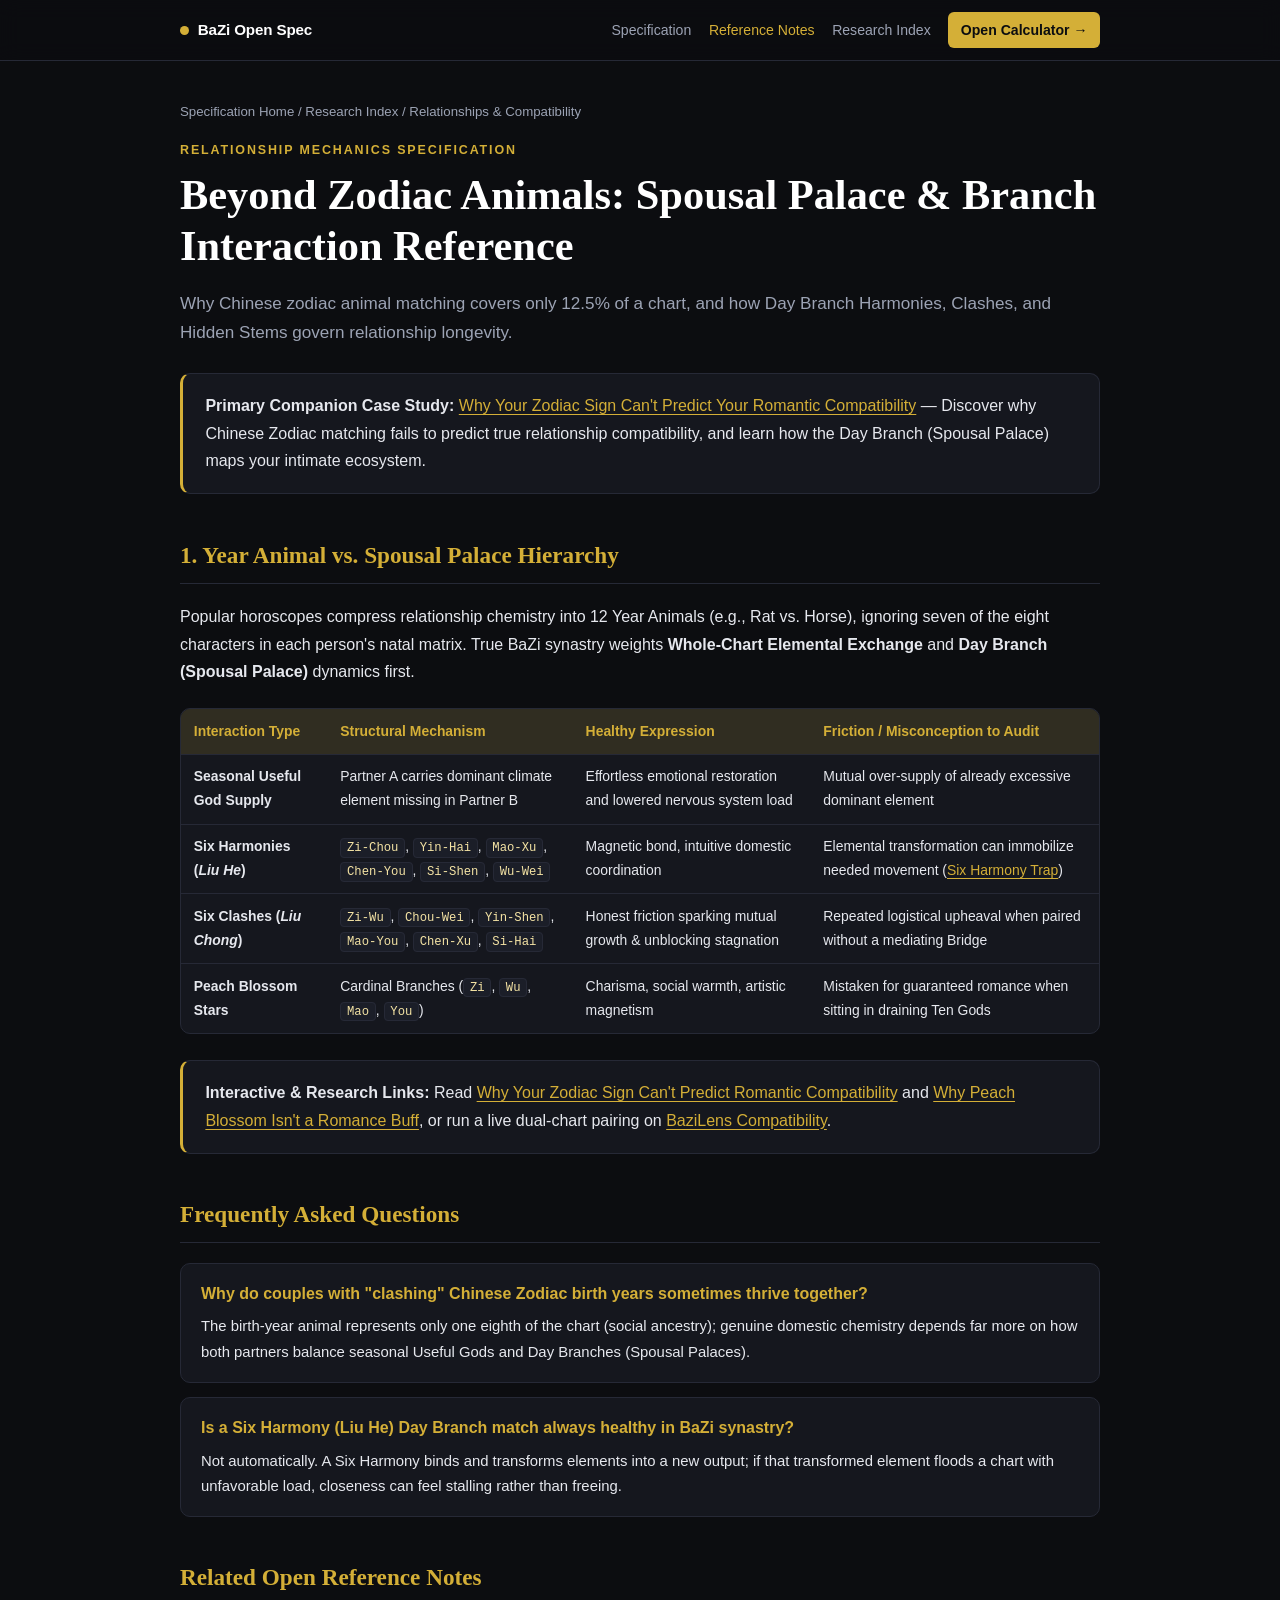
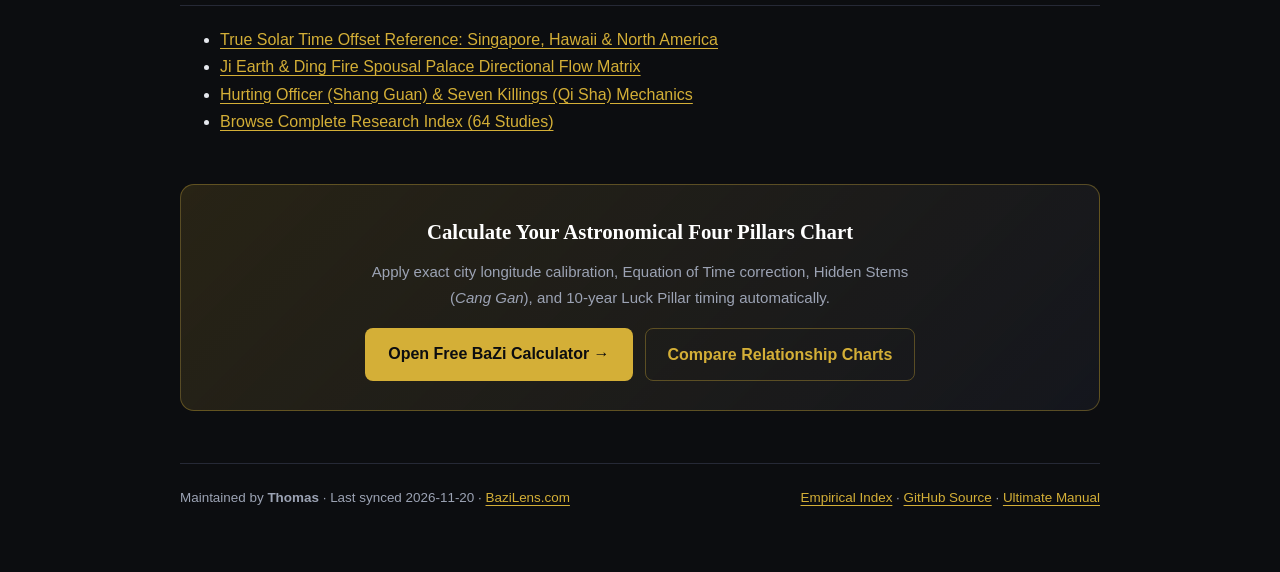
<file: docs/notes/spousal-palace-synastry-mechanics.html>
<!DOCTYPE html>
<html lang="en">
<head>
  <meta charset="UTF-8" />
  <meta name="viewport" content="width=device-width, initial-scale=1.0" />
  <title>BaZi Spousal Palace &amp; Six-Branch Synastry Reference Guide</title>
  <meta name="description" content="Why Chinese zodiac animal matching covers only 12.5% of a chart, and how Day Branch Harmonies, Clashes, and Hidden Stems govern relationship longevity." />
  <link rel="canonical" href="https://bazilens.github.io/bazi-true-solar-time-guide/notes/spousal-palace-synastry-mechanics.html" />
  <meta property="og:type" content="article" />
  <meta property="og:title" content="BaZi Spousal Palace &amp; Six-Branch Synastry Reference Guide" />
  <meta property="og:description" content="Why Chinese zodiac animal matching covers only 12.5% of a chart, and how Day Branch Harmonies, Clashes, and Hidden Stems govern relationship longevity." />
  <meta property="og:url" content="https://bazilens.github.io/bazi-true-solar-time-guide/notes/spousal-palace-synastry-mechanics.html" />
  <link rel="stylesheet" href="../assets/style.css" />
  <script type="application/ld+json">
  {
    "@context": "https://schema.org",
    "@type": "TechArticle",
    "headline": "Beyond Zodiac Animals: Spousal Palace & Branch Interaction Reference",
    "description": "Why Chinese zodiac animal matching covers only 12.5% of a chart, and how Day Branch Harmonies, Clashes, and Hidden Stems govern relationship longevity.",
    "dateModified": "2026-11-20",
    "author": {
      "@type": "Person",
      "name": "Thomas",
      "url": "https://www.bazilens.com"
    },
    "publisher": {
      "@type": "Organization",
      "name": "BaziLens",
      "url": "https://www.bazilens.com"
    },
    "mainEntityOfPage": "https://bazilens.github.io/bazi-true-solar-time-guide/notes/spousal-palace-synastry-mechanics.html"
  }
  </script>
  <script type="application/ld+json">
  {
    "@context": "https://schema.org",
    "@type": "BreadcrumbList",
    "itemListElement": [
      {
        "@type": "ListItem",
        "position": 1,
        "name": "Specification Home",
        "item": "https://bazilens.github.io/bazi-true-solar-time-guide/"
      },
      {
        "@type": "ListItem",
        "position": 2,
        "name": "Beyond Zodiac Animals: Spousal Palace & Branch Interaction Reference",
        "item": "https://bazilens.github.io/bazi-true-solar-time-guide/notes/spousal-palace-synastry-mechanics.html"
      }
    ]
  }
  </script>
  <script type="application/ld+json">
  {
    "@context": "https://schema.org",
    "@type": "FAQPage",
    "mainEntity": [
      {
        "@type": "Question",
        "name": "Why do couples with \"clashing\" Chinese Zodiac birth years sometimes thrive together?",
        "acceptedAnswer": {
          "@type": "Answer",
          "text": "The birth-year animal represents only one eighth of the chart (social ancestry); genuine domestic chemistry depends far more on how both partners balance seasonal Useful Gods and Day Branches (Spousal Palaces)."
        }
      },
      {
        "@type": "Question",
        "name": "Is a Six Harmony (Liu He) Day Branch match always healthy in BaZi synastry?",
        "acceptedAnswer": {
          "@type": "Answer",
          "text": "Not automatically. A Six Harmony binds and transforms elements into a new output; if that transformed element floods a chart with unfavorable load, closeness can feel stalling rather than freeing."
        }
      }
    ]
  }
  </script>
</head>
<body>
  <header class="site-header">
    <div class="nav-inner">
      <a class="brand" href="../index.html">
        <span class="brand-dot"></span>
        <span>BaZi Open Spec</span>
      </a>
      <nav class="nav-links" aria-label="Primary Navigation">
        <a href="../index.html" class="">Specification</a>
        <a href="../index.html#reference-notes" class="active">Reference Notes</a>
        <a href="../research-index.html" class="">Research Index</a>
        <a class="nav-cta" href="https://www.bazilens.com/input">Open Calculator &rarr;</a>
      </nav>
    </div>
  </header>

  <main>
    <div class="breadcrumbs"><a href="../index.html">Specification Home</a> / <a href="../research-index.html">Research Index</a> / Relationships &amp; Compatibility</div>
    <div class="eyebrow">Relationship Mechanics Specification</div>
    <h1>Beyond Zodiac Animals: Spousal Palace &amp; Branch Interaction Reference</h1>
    <p class="lead">Why Chinese zodiac animal matching covers only 12.5% of a chart, and how Day Branch Harmonies, Clashes, and Hidden Stems govern relationship longevity.</p>
    <div class="callout"><strong>Primary Companion Case Study:</strong> <a href="https://www.bazilens.com/blog/spousal-palace-compatibility">Why Your Zodiac Sign Can't Predict Your Romantic Compatibility</a> &mdash; Discover why Chinese Zodiac matching fails to predict true relationship compatibility, and learn how the Day Branch (Spousal Palace) maps your intimate ecosystem.</div>


    <h2>1. Year Animal vs. Spousal Palace Hierarchy</h2>
    <p>
      Popular horoscopes compress relationship chemistry into 12 Year Animals (e.g., Rat vs. Horse), ignoring seven of the eight characters in each person's natal matrix. True BaZi synastry weights <strong>Whole-Chart Elemental Exchange</strong> and <strong>Day Branch (Spousal Palace)</strong> dynamics first.
    </p>
    <div class="table-scroll">
      <table>
        <thead>
          <tr>
            <th>Interaction Type</th>
            <th>Structural Mechanism</th>
            <th>Healthy Expression</th>
            <th>Friction / Misconception to Audit</th>
          </tr>
        </thead>
        <tbody>
          <tr>
            <td><strong>Seasonal Useful God Supply</strong></td>
            <td>Partner A carries dominant climate element missing in Partner B</td>
            <td>Effortless emotional restoration and lowered nervous system load</td>
            <td>Mutual over-supply of already excessive dominant element</td>
          </tr>
          <tr>
            <td><strong>Six Harmonies (<em>Liu He</em>)</strong></td>
            <td><code>Zi-Chou</code>, <code>Yin-Hai</code>, <code>Mao-Xu</code>, <code>Chen-You</code>, <code>Si-Shen</code>, <code>Wu-Wei</code></td>
            <td>Magnetic bond, intuitive domestic coordination</td>
            <td>Elemental transformation can immobilize needed movement (<a href="https://www.bazilens.com/blog/six-harmony-trap-momentum">Six Harmony Trap</a>)</td>
          </tr>
          <tr>
            <td><strong>Six Clashes (<em>Liu Chong</em>)</strong></td>
            <td><code>Zi-Wu</code>, <code>Chou-Wei</code>, <code>Yin-Shen</code>, <code>Mao-You</code>, <code>Chen-Xu</code>, <code>Si-Hai</code></td>
            <td>Honest friction sparking mutual growth &amp; unblocking stagnation</td>
            <td>Repeated logistical upheaval when paired without a mediating Bridge</td>
          </tr>
          <tr>
            <td><strong>Peach Blossom Stars</strong></td>
            <td>Cardinal Branches (<code>Zi</code>, <code>Wu</code>, <code>Mao</code>, <code>You</code>)</td>
            <td>Charisma, social warmth, artistic magnetism</td>
            <td>Mistaken for guaranteed romance when sitting in draining Ten Gods</td>
          </tr>
        </tbody>
      </table>
    </div>

    <div class="callout">
      <strong>Interactive &amp; Research Links:</strong> Read <a href="https://www.bazilens.com/blog/spousal-palace-compatibility">Why Your Zodiac Sign Can't Predict Romantic Compatibility</a> and <a href="https://www.bazilens.com/blog/peach-blossom-ten-gods-ecosystem">Why Peach Blossom Isn't a Romance Buff</a>, or run a live dual-chart pairing on <a href="https://www.bazilens.com/compatibility">BaziLens Compatibility</a>.
    </div>

    <h2>Frequently Asked Questions</h2>
    <div class="faq-item">
      <h3>Why do couples with &quot;clashing&quot; Chinese Zodiac birth years sometimes thrive together?</h3>
      <p>The birth-year animal represents only one eighth of the chart (social ancestry); genuine domestic chemistry depends far more on how both partners balance seasonal Useful Gods and Day Branches (Spousal Palaces).</p>
    </div>
    <div class="faq-item">
      <h3>Is a Six Harmony (Liu He) Day Branch match always healthy in BaZi synastry?</h3>
      <p>Not automatically. A Six Harmony binds and transforms elements into a new output; if that transformed element floods a chart with unfavorable load, closeness can feel stalling rather than freeing.</p>
    </div>

    <h2>Related Open Reference Notes</h2>
    <ul>
      <li><a href="./true-solar-time-singapore-north-america.html">True Solar Time Offset Reference: Singapore, Hawaii &amp; North America</a></li>
      <li><a href="./yin-earth-yin-fire-spousal-palace.html">Ji Earth &amp; Ding Fire Spousal Palace Directional Flow Matrix</a></li>
      <li><a href="./hurting-officer-seven-killings-ten-gods.html">Hurting Officer (Shang Guan) &amp; Seven Killings (Qi Sha) Mechanics</a></li>
      <li><a href="../research-index.html">Browse Complete Research Index (64 Studies)</a></li>
    </ul>

    <div class="cta-box">
      <h3>Calculate Your Astronomical Four Pillars Chart</h3>
      <p>
        Apply exact city longitude calibration, Equation of Time correction, Hidden Stems (<em>Cang Gan</em>), and 10-year Luck Pillar timing automatically.
      </p>
      <div class="cta-actions">
        <a class="btn" href="https://www.bazilens.com/input">Open Free BaZi Calculator &rarr;</a>
        <a class="btn-secondary" href="https://www.bazilens.com/compatibility">Compare Relationship Charts</a>
      </div>
    </div>

    <footer>
      <span>Maintained by <strong>Thomas</strong> &middot; Last synced 2026-11-20 &middot; <a href="https://www.bazilens.com">BaziLens.com</a></span>
      <span><a href="../research-index.html">Empirical Index</a> &middot; <a href="https://github.com/bazilens/bazi-true-solar-time-guide">GitHub Source</a> &middot; <a href="https://www.bazilens.com/bazi-reading-ultimate-guide">Ultimate Manual</a></span>
    </footer>
  </main>
</body>
</html>
</file>
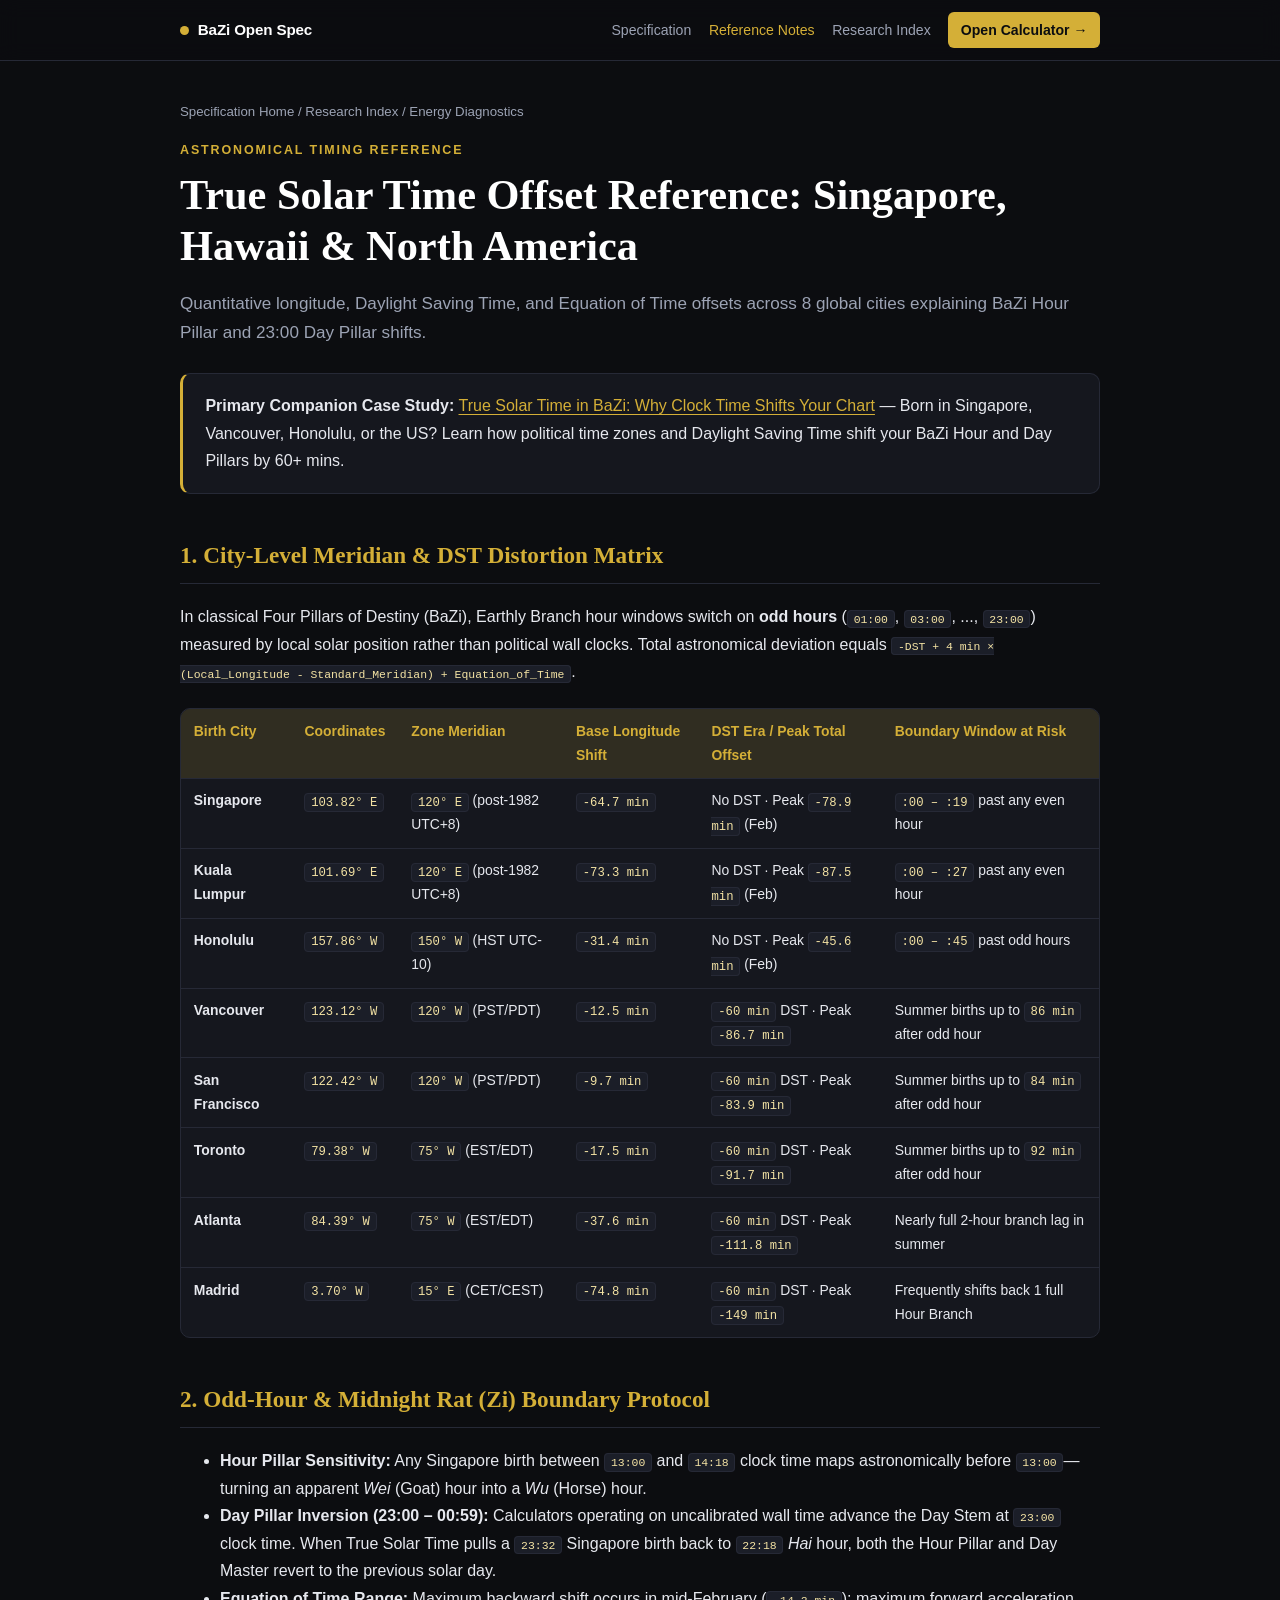
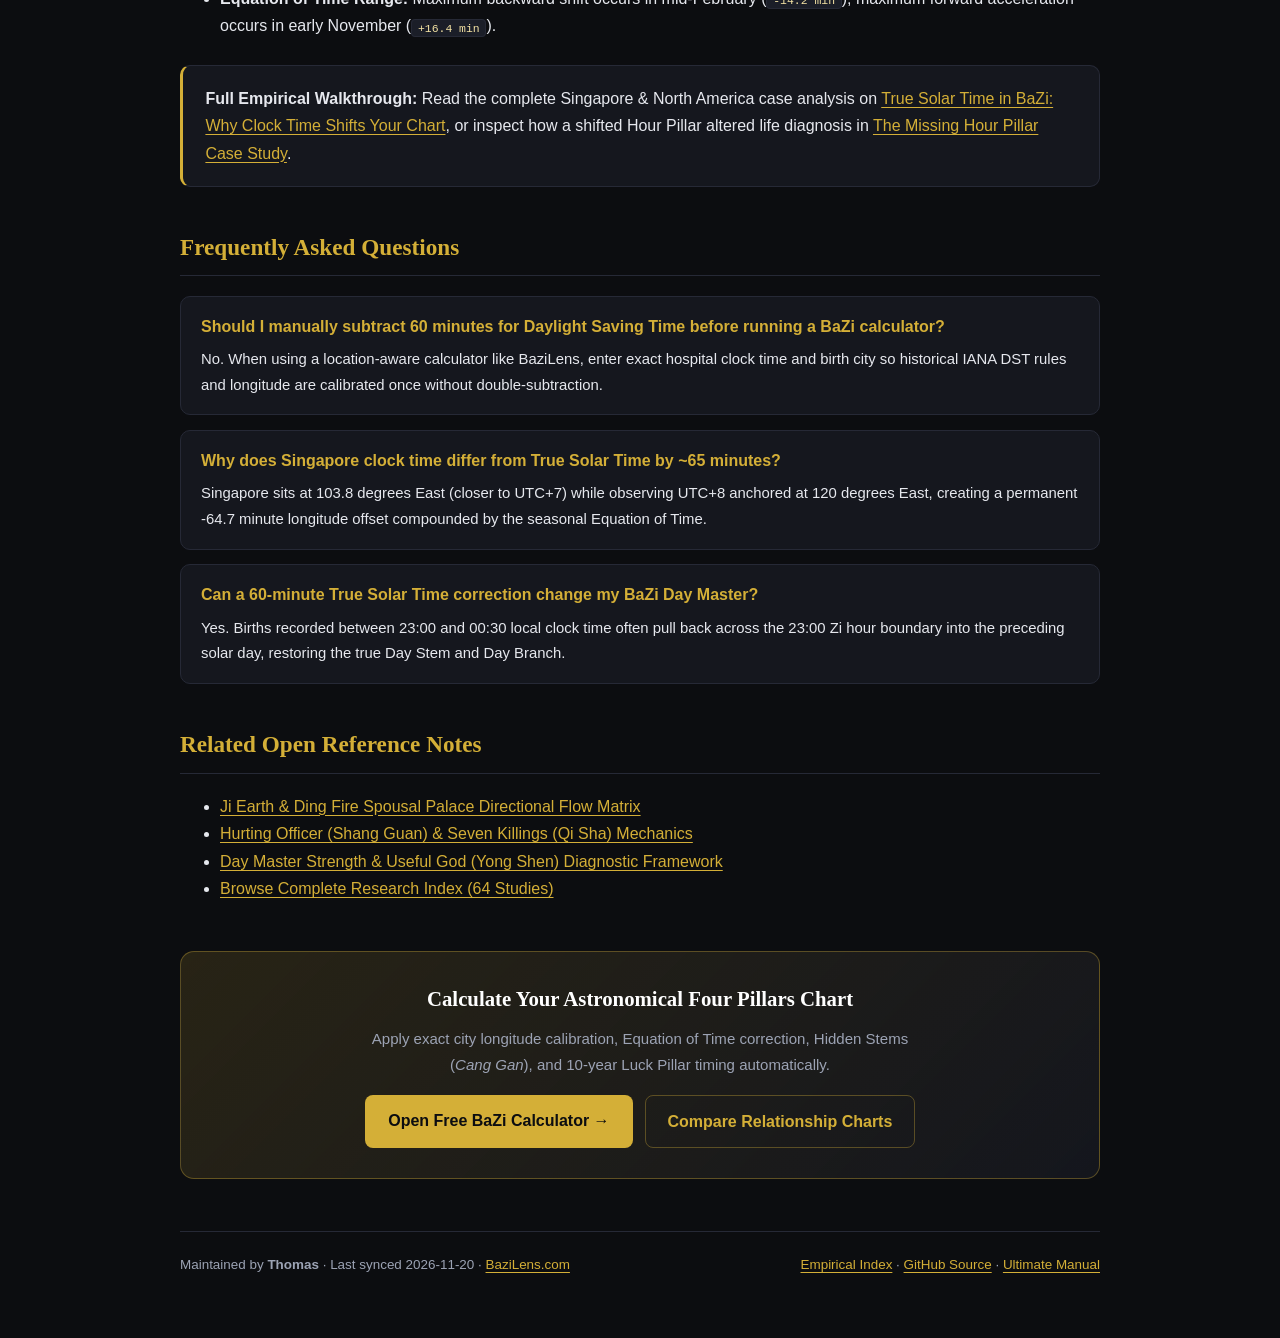
<file: docs/notes/true-solar-time-singapore-north-america.html>
<!DOCTYPE html>
<html lang="en">
<head>
  <meta charset="UTF-8" />
  <meta name="viewport" content="width=device-width, initial-scale=1.0" />
  <title>True Solar Time Offset Table: Singapore &amp; North America | BaZi</title>
  <meta name="description" content="Quantitative longitude, Daylight Saving Time, and Equation of Time offsets across 8 global cities explaining BaZi Hour Pillar and 23:00 Day Pillar shifts." />
  <link rel="canonical" href="https://bazilens.github.io/bazi-true-solar-time-guide/notes/true-solar-time-singapore-north-america.html" />
  <meta property="og:type" content="article" />
  <meta property="og:title" content="True Solar Time Offset Table: Singapore &amp; North America | BaZi" />
  <meta property="og:description" content="Quantitative longitude, Daylight Saving Time, and Equation of Time offsets across 8 global cities explaining BaZi Hour Pillar and 23:00 Day Pillar shifts." />
  <meta property="og:url" content="https://bazilens.github.io/bazi-true-solar-time-guide/notes/true-solar-time-singapore-north-america.html" />
  <link rel="stylesheet" href="../assets/style.css" />
  <script type="application/ld+json">
  {
    "@context": "https://schema.org",
    "@type": "TechArticle",
    "headline": "True Solar Time Offset Reference: Singapore, Hawaii & North America",
    "description": "Quantitative longitude, Daylight Saving Time, and Equation of Time offsets across 8 global cities explaining BaZi Hour Pillar and 23:00 Day Pillar shifts.",
    "dateModified": "2026-11-20",
    "author": {
      "@type": "Person",
      "name": "Thomas",
      "url": "https://www.bazilens.com"
    },
    "publisher": {
      "@type": "Organization",
      "name": "BaziLens",
      "url": "https://www.bazilens.com"
    },
    "mainEntityOfPage": "https://bazilens.github.io/bazi-true-solar-time-guide/notes/true-solar-time-singapore-north-america.html"
  }
  </script>
  <script type="application/ld+json">
  {
    "@context": "https://schema.org",
    "@type": "BreadcrumbList",
    "itemListElement": [
      {
        "@type": "ListItem",
        "position": 1,
        "name": "Specification Home",
        "item": "https://bazilens.github.io/bazi-true-solar-time-guide/"
      },
      {
        "@type": "ListItem",
        "position": 2,
        "name": "True Solar Time Offset Reference: Singapore, Hawaii & North America",
        "item": "https://bazilens.github.io/bazi-true-solar-time-guide/notes/true-solar-time-singapore-north-america.html"
      }
    ]
  }
  </script>
  <script type="application/ld+json">
  {
    "@context": "https://schema.org",
    "@type": "FAQPage",
    "mainEntity": [
      {
        "@type": "Question",
        "name": "Should I manually subtract 60 minutes for Daylight Saving Time before running a BaZi calculator?",
        "acceptedAnswer": {
          "@type": "Answer",
          "text": "No. When using a location-aware calculator like BaziLens, enter exact hospital clock time and birth city so historical IANA DST rules and longitude are calibrated once without double-subtraction."
        }
      },
      {
        "@type": "Question",
        "name": "Why does Singapore clock time differ from True Solar Time by ~65 minutes?",
        "acceptedAnswer": {
          "@type": "Answer",
          "text": "Singapore sits at 103.8 degrees East (closer to UTC+7) while observing UTC+8 anchored at 120 degrees East, creating a permanent -64.7 minute longitude offset compounded by the seasonal Equation of Time."
        }
      },
      {
        "@type": "Question",
        "name": "Can a 60-minute True Solar Time correction change my BaZi Day Master?",
        "acceptedAnswer": {
          "@type": "Answer",
          "text": "Yes. Births recorded between 23:00 and 00:30 local clock time often pull back across the 23:00 Zi hour boundary into the preceding solar day, restoring the true Day Stem and Day Branch."
        }
      }
    ]
  }
  </script>
</head>
<body>
  <header class="site-header">
    <div class="nav-inner">
      <a class="brand" href="../index.html">
        <span class="brand-dot"></span>
        <span>BaZi Open Spec</span>
      </a>
      <nav class="nav-links" aria-label="Primary Navigation">
        <a href="../index.html" class="">Specification</a>
        <a href="../index.html#reference-notes" class="active">Reference Notes</a>
        <a href="../research-index.html" class="">Research Index</a>
        <a class="nav-cta" href="https://www.bazilens.com/input">Open Calculator &rarr;</a>
      </nav>
    </div>
  </header>

  <main>
    <div class="breadcrumbs"><a href="../index.html">Specification Home</a> / <a href="../research-index.html">Research Index</a> / Energy Diagnostics</div>
    <div class="eyebrow">Astronomical Timing Reference</div>
    <h1>True Solar Time Offset Reference: Singapore, Hawaii &amp; North America</h1>
    <p class="lead">Quantitative longitude, Daylight Saving Time, and Equation of Time offsets across 8 global cities explaining BaZi Hour Pillar and 23:00 Day Pillar shifts.</p>
    <div class="callout"><strong>Primary Companion Case Study:</strong> <a href="https://www.bazilens.com/blog/true-solar-time-bazi-singapore-north-america">True Solar Time in BaZi: Why Clock Time Shifts Your Chart</a> &mdash; Born in Singapore, Vancouver, Honolulu, or the US? Learn how political time zones and Daylight Saving Time shift your BaZi Hour and Day Pillars by 60+ mins.</div>


    <h2>1. City-Level Meridian &amp; DST Distortion Matrix</h2>
    <p>
      In classical Four Pillars of Destiny (BaZi), Earthly Branch hour windows switch on <strong>odd hours</strong> (<code>01:00</code>, <code>03:00</code>, ..., <code>23:00</code>) measured by local solar position rather than political wall clocks. Total astronomical deviation equals <code>-DST + 4 min &times; (Local_Longitude - Standard_Meridian) + Equation_of_Time</code>.
    </p>
    <div class="table-scroll">
      <table>
        <thead>
          <tr>
            <th>Birth City</th>
            <th>Coordinates</th>
            <th>Zone Meridian</th>
            <th>Base Longitude Shift</th>
            <th>DST Era / Peak Total Offset</th>
            <th>Boundary Window at Risk</th>
          </tr>
        </thead>
        <tbody>
          <tr>
            <td><strong>Singapore</strong></td>
            <td><code>103.82&deg; E</code></td>
            <td><code>120&deg; E</code> (post-1982 UTC+8)</td>
            <td><code>-64.7 min</code></td>
            <td>No DST &middot; Peak <code>-78.9 min</code> (Feb)</td>
            <td><code>:00 – :19</code> past any even hour</td>
          </tr>
          <tr>
            <td><strong>Kuala Lumpur</strong></td>
            <td><code>101.69&deg; E</code></td>
            <td><code>120&deg; E</code> (post-1982 UTC+8)</td>
            <td><code>-73.3 min</code></td>
            <td>No DST &middot; Peak <code>-87.5 min</code> (Feb)</td>
            <td><code>:00 – :27</code> past any even hour</td>
          </tr>
          <tr>
            <td><strong>Honolulu</strong></td>
            <td><code>157.86&deg; W</code></td>
            <td><code>150&deg; W</code> (HST UTC-10)</td>
            <td><code>-31.4 min</code></td>
            <td>No DST &middot; Peak <code>-45.6 min</code> (Feb)</td>
            <td><code>:00 – :45</code> past odd hours</td>
          </tr>
          <tr>
            <td><strong>Vancouver</strong></td>
            <td><code>123.12&deg; W</code></td>
            <td><code>120&deg; W</code> (PST/PDT)</td>
            <td><code>-12.5 min</code></td>
            <td><code>-60 min</code> DST &middot; Peak <code>-86.7 min</code></td>
            <td>Summer births up to <code>86 min</code> after odd hour</td>
          </tr>
          <tr>
            <td><strong>San Francisco</strong></td>
            <td><code>122.42&deg; W</code></td>
            <td><code>120&deg; W</code> (PST/PDT)</td>
            <td><code>-9.7 min</code></td>
            <td><code>-60 min</code> DST &middot; Peak <code>-83.9 min</code></td>
            <td>Summer births up to <code>84 min</code> after odd hour</td>
          </tr>
          <tr>
            <td><strong>Toronto</strong></td>
            <td><code>79.38&deg; W</code></td>
            <td><code>75&deg; W</code> (EST/EDT)</td>
            <td><code>-17.5 min</code></td>
            <td><code>-60 min</code> DST &middot; Peak <code>-91.7 min</code></td>
            <td>Summer births up to <code>92 min</code> after odd hour</td>
          </tr>
          <tr>
            <td><strong>Atlanta</strong></td>
            <td><code>84.39&deg; W</code></td>
            <td><code>75&deg; W</code> (EST/EDT)</td>
            <td><code>-37.6 min</code></td>
            <td><code>-60 min</code> DST &middot; Peak <code>-111.8 min</code></td>
            <td>Nearly full 2-hour branch lag in summer</td>
          </tr>
          <tr>
            <td><strong>Madrid</strong></td>
            <td><code>3.70&deg; W</code></td>
            <td><code>15&deg; E</code> (CET/CEST)</td>
            <td><code>-74.8 min</code></td>
            <td><code>-60 min</code> DST &middot; Peak <code>-149 min</code></td>
            <td>Frequently shifts back 1 full Hour Branch</td>
          </tr>
        </tbody>
      </table>
    </div>

    <h2>2. Odd-Hour &amp; Midnight Rat (Zi) Boundary Protocol</h2>
    <ul>
      <li><strong>Hour Pillar Sensitivity:</strong> Any Singapore birth between <code>13:00</code> and <code>14:18</code> clock time maps astronomically before <code>13:00</code>—turning an apparent <em>Wei</em> (Goat) hour into a <em>Wu</em> (Horse) hour.</li>
      <li><strong>Day Pillar Inversion (23:00 – 00:59):</strong> Calculators operating on uncalibrated wall time advance the Day Stem at <code>23:00</code> clock time. When True Solar Time pulls a <code>23:32</code> Singapore birth back to <code>22:18</code> <em>Hai</em> hour, both the Hour Pillar and Day Master revert to the previous solar day.</li>
      <li><strong>Equation of Time Range:</strong> Maximum backward shift occurs in mid-February (<code>-14.2 min</code>); maximum forward acceleration occurs in early November (<code>+16.4 min</code>).</li>
    </ul>

    <div class="callout">
      <strong>Full Empirical Walkthrough:</strong> Read the complete Singapore &amp; North America case analysis on <a href="https://www.bazilens.com/blog/true-solar-time-bazi-singapore-north-america">True Solar Time in BaZi: Why Clock Time Shifts Your Chart</a>, or inspect how a shifted Hour Pillar altered life diagnosis in <a href="https://www.bazilens.com/blog/missing-hour-pillar-aha-moment-ji-earth">The Missing Hour Pillar Case Study</a>.
    </div>

    <h2>Frequently Asked Questions</h2>
    <div class="faq-item">
      <h3>Should I manually subtract 60 minutes for Daylight Saving Time before running a BaZi calculator?</h3>
      <p>No. When using a location-aware calculator like BaziLens, enter exact hospital clock time and birth city so historical IANA DST rules and longitude are calibrated once without double-subtraction.</p>
    </div>
    <div class="faq-item">
      <h3>Why does Singapore clock time differ from True Solar Time by ~65 minutes?</h3>
      <p>Singapore sits at 103.8 degrees East (closer to UTC+7) while observing UTC+8 anchored at 120 degrees East, creating a permanent -64.7 minute longitude offset compounded by the seasonal Equation of Time.</p>
    </div>
    <div class="faq-item">
      <h3>Can a 60-minute True Solar Time correction change my BaZi Day Master?</h3>
      <p>Yes. Births recorded between 23:00 and 00:30 local clock time often pull back across the 23:00 Zi hour boundary into the preceding solar day, restoring the true Day Stem and Day Branch.</p>
    </div>

    <h2>Related Open Reference Notes</h2>
    <ul>
      <li><a href="./yin-earth-yin-fire-spousal-palace.html">Ji Earth &amp; Ding Fire Spousal Palace Directional Flow Matrix</a></li>
      <li><a href="./hurting-officer-seven-killings-ten-gods.html">Hurting Officer (Shang Guan) &amp; Seven Killings (Qi Sha) Mechanics</a></li>
      <li><a href="./day-master-strength-useful-god-guide.html">Day Master Strength &amp; Useful God (Yong Shen) Diagnostic Framework</a></li>
      <li><a href="../research-index.html">Browse Complete Research Index (64 Studies)</a></li>
    </ul>

    <div class="cta-box">
      <h3>Calculate Your Astronomical Four Pillars Chart</h3>
      <p>
        Apply exact city longitude calibration, Equation of Time correction, Hidden Stems (<em>Cang Gan</em>), and 10-year Luck Pillar timing automatically.
      </p>
      <div class="cta-actions">
        <a class="btn" href="https://www.bazilens.com/input">Open Free BaZi Calculator &rarr;</a>
        <a class="btn-secondary" href="https://www.bazilens.com/compatibility">Compare Relationship Charts</a>
      </div>
    </div>

    <footer>
      <span>Maintained by <strong>Thomas</strong> &middot; Last synced 2026-11-20 &middot; <a href="https://www.bazilens.com">BaziLens.com</a></span>
      <span><a href="../research-index.html">Empirical Index</a> &middot; <a href="https://github.com/bazilens/bazi-true-solar-time-guide">GitHub Source</a> &middot; <a href="https://www.bazilens.com/bazi-reading-ultimate-guide">Ultimate Manual</a></span>
    </footer>
  </main>
</body>
</html>
</file>
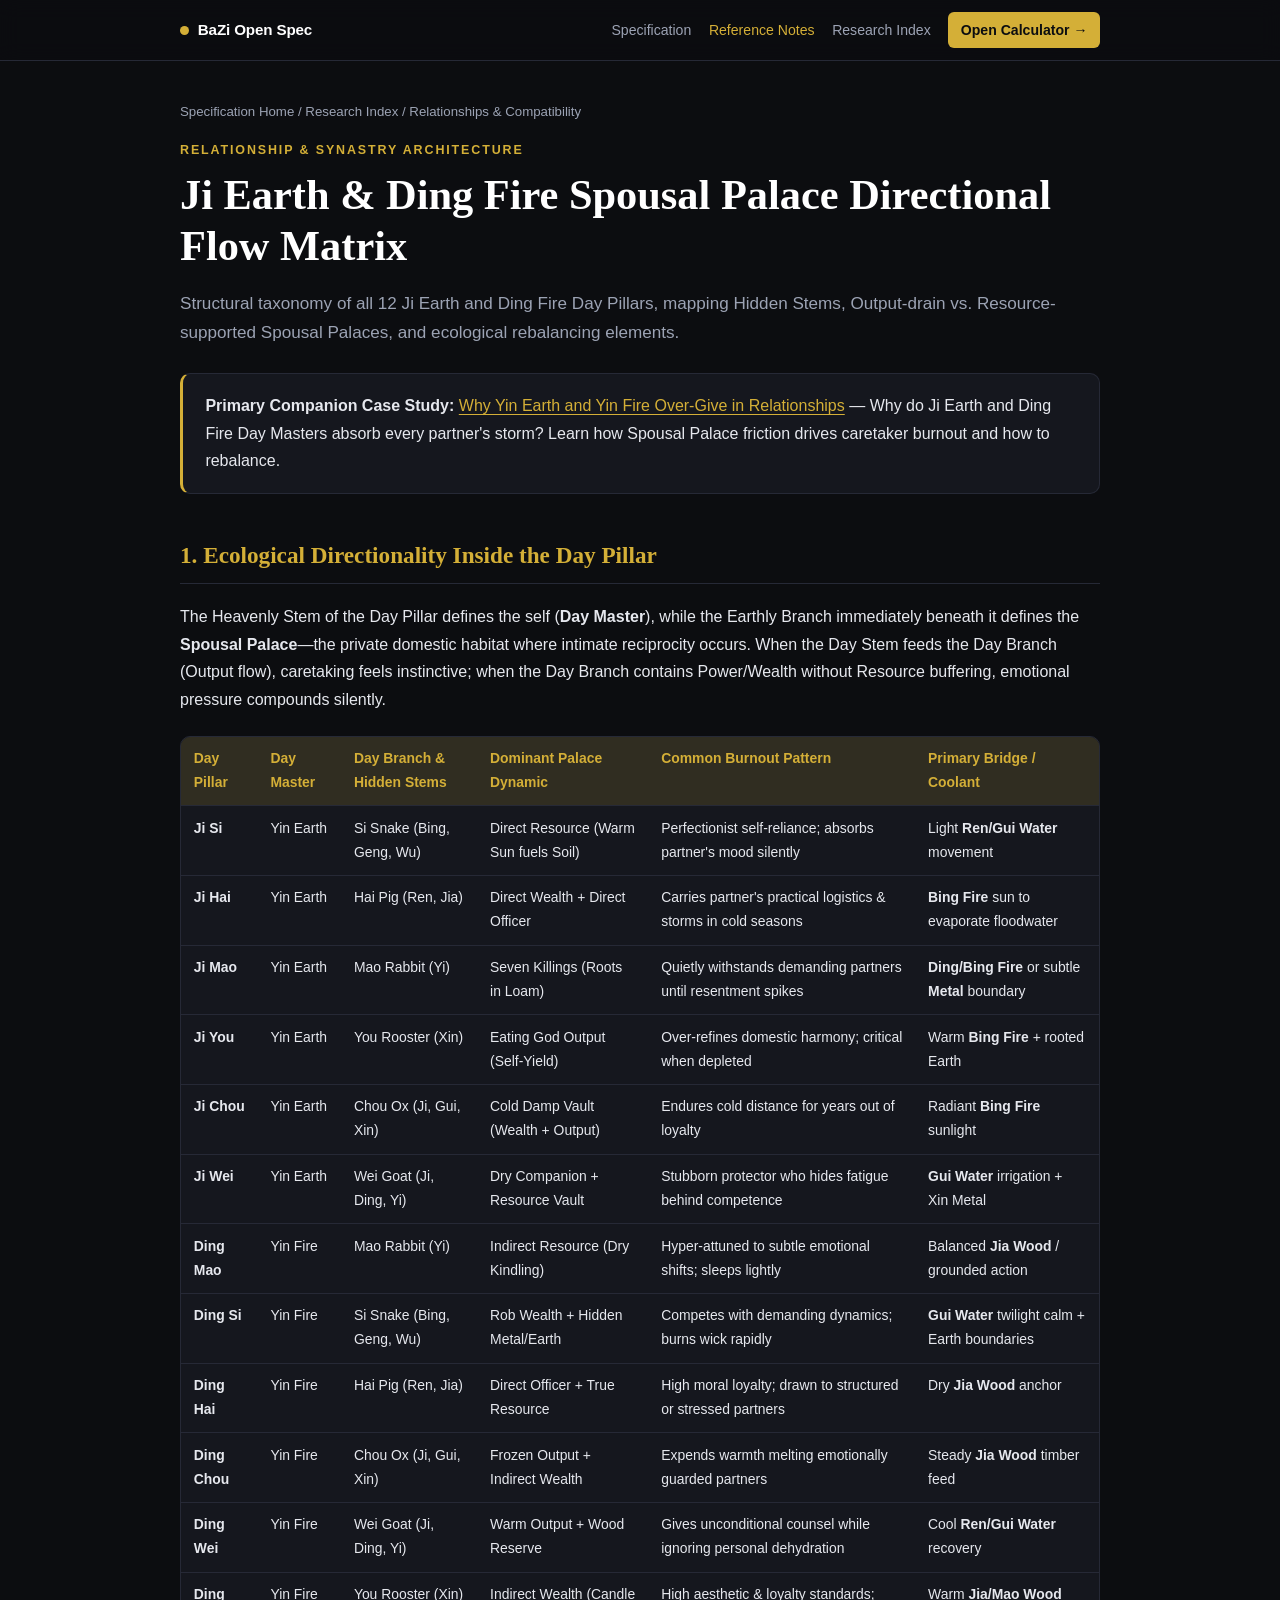
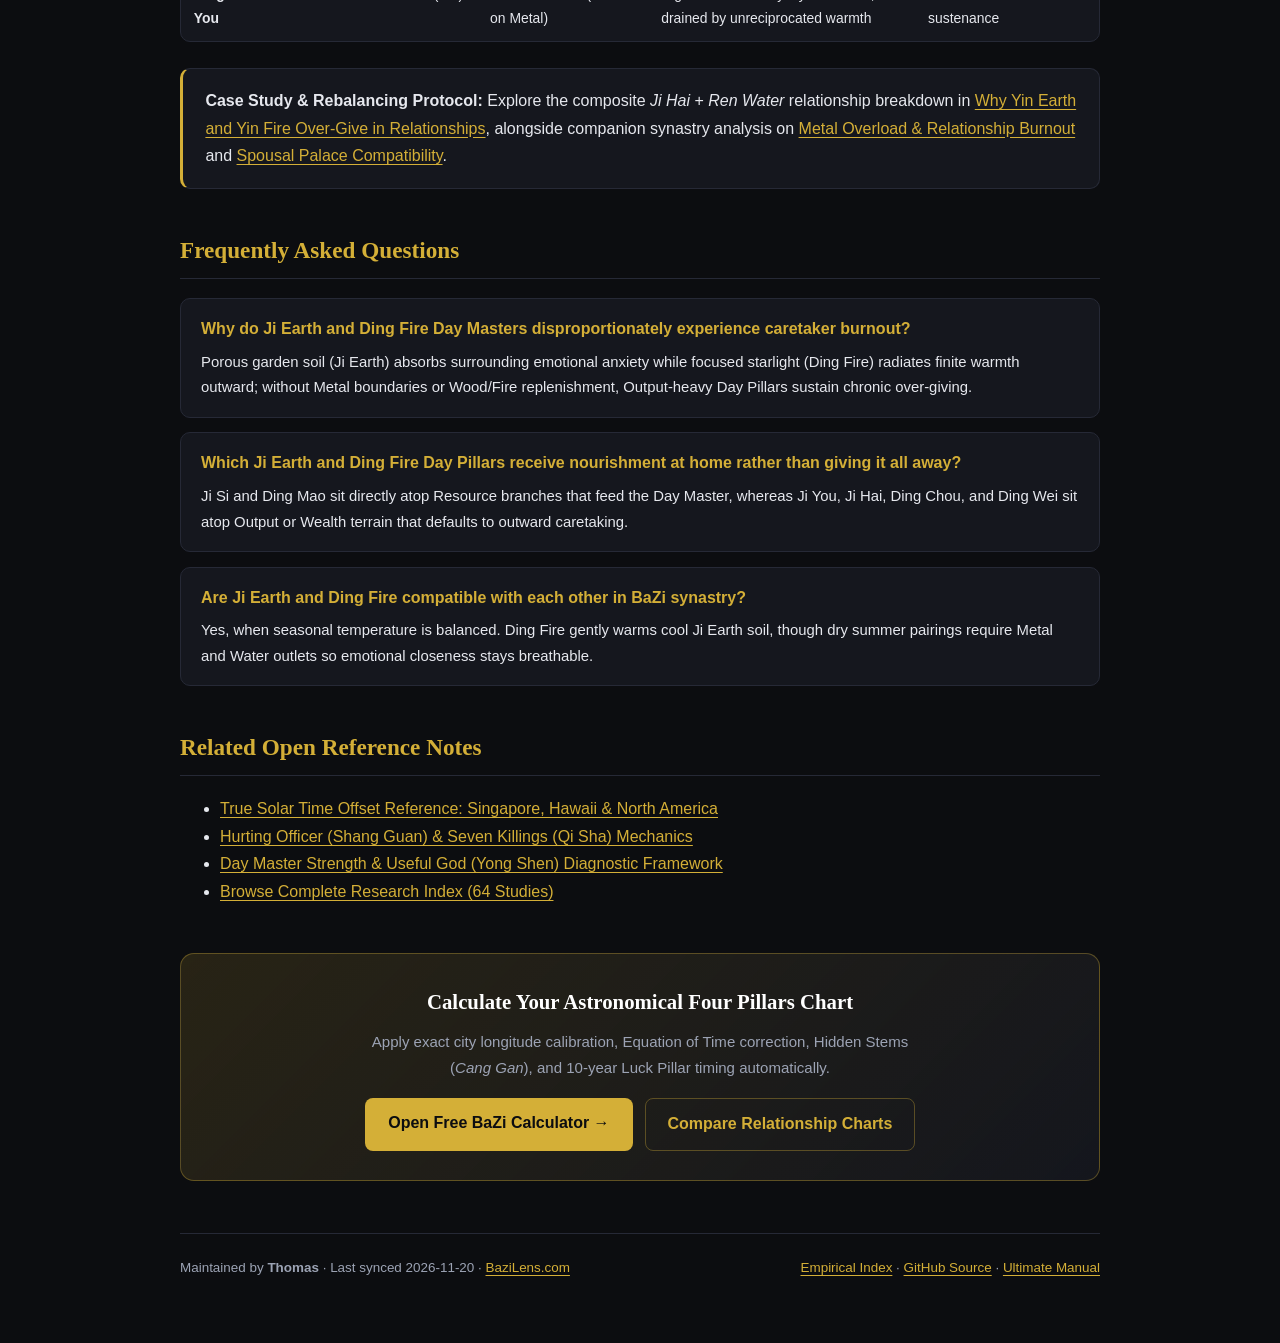
<file: docs/notes/yin-earth-yin-fire-spousal-palace.html>
<!DOCTYPE html>
<html lang="en">
<head>
  <meta charset="UTF-8" />
  <meta name="viewport" content="width=device-width, initial-scale=1.0" />
  <title>Ji Earth &amp; Ding Fire Spousal Palace Reference Matrix | BaZi</title>
  <meta name="description" content="Structural taxonomy of all 12 Ji Earth and Ding Fire Day Pillars, mapping Hidden Stems, Output-drain vs. Resource-supported Spousal Palaces, and ecological rebalancing elements." />
  <link rel="canonical" href="https://bazilens.github.io/bazi-true-solar-time-guide/notes/yin-earth-yin-fire-spousal-palace.html" />
  <meta property="og:type" content="article" />
  <meta property="og:title" content="Ji Earth &amp; Ding Fire Spousal Palace Reference Matrix | BaZi" />
  <meta property="og:description" content="Structural taxonomy of all 12 Ji Earth and Ding Fire Day Pillars, mapping Hidden Stems, Output-drain vs. Resource-supported Spousal Palaces, and ecological rebalancing elements." />
  <meta property="og:url" content="https://bazilens.github.io/bazi-true-solar-time-guide/notes/yin-earth-yin-fire-spousal-palace.html" />
  <link rel="stylesheet" href="../assets/style.css" />
  <script type="application/ld+json">
  {
    "@context": "https://schema.org",
    "@type": "TechArticle",
    "headline": "Ji Earth & Ding Fire Spousal Palace Directional Flow Matrix",
    "description": "Structural taxonomy of all 12 Ji Earth and Ding Fire Day Pillars, mapping Hidden Stems, Output-drain vs. Resource-supported Spousal Palaces, and ecological rebalancing elements.",
    "dateModified": "2026-11-20",
    "author": {
      "@type": "Person",
      "name": "Thomas",
      "url": "https://www.bazilens.com"
    },
    "publisher": {
      "@type": "Organization",
      "name": "BaziLens",
      "url": "https://www.bazilens.com"
    },
    "mainEntityOfPage": "https://bazilens.github.io/bazi-true-solar-time-guide/notes/yin-earth-yin-fire-spousal-palace.html"
  }
  </script>
  <script type="application/ld+json">
  {
    "@context": "https://schema.org",
    "@type": "BreadcrumbList",
    "itemListElement": [
      {
        "@type": "ListItem",
        "position": 1,
        "name": "Specification Home",
        "item": "https://bazilens.github.io/bazi-true-solar-time-guide/"
      },
      {
        "@type": "ListItem",
        "position": 2,
        "name": "Ji Earth & Ding Fire Spousal Palace Directional Flow Matrix",
        "item": "https://bazilens.github.io/bazi-true-solar-time-guide/notes/yin-earth-yin-fire-spousal-palace.html"
      }
    ]
  }
  </script>
  <script type="application/ld+json">
  {
    "@context": "https://schema.org",
    "@type": "FAQPage",
    "mainEntity": [
      {
        "@type": "Question",
        "name": "Why do Ji Earth and Ding Fire Day Masters disproportionately experience caretaker burnout?",
        "acceptedAnswer": {
          "@type": "Answer",
          "text": "Porous garden soil (Ji Earth) absorbs surrounding emotional anxiety while focused starlight (Ding Fire) radiates finite warmth outward; without Metal boundaries or Wood/Fire replenishment, Output-heavy Day Pillars sustain chronic over-giving."
        }
      },
      {
        "@type": "Question",
        "name": "Which Ji Earth and Ding Fire Day Pillars receive nourishment at home rather than giving it all away?",
        "acceptedAnswer": {
          "@type": "Answer",
          "text": "Ji Si and Ding Mao sit directly atop Resource branches that feed the Day Master, whereas Ji You, Ji Hai, Ding Chou, and Ding Wei sit atop Output or Wealth terrain that defaults to outward caretaking."
        }
      },
      {
        "@type": "Question",
        "name": "Are Ji Earth and Ding Fire compatible with each other in BaZi synastry?",
        "acceptedAnswer": {
          "@type": "Answer",
          "text": "Yes, when seasonal temperature is balanced. Ding Fire gently warms cool Ji Earth soil, though dry summer pairings require Metal and Water outlets so emotional closeness stays breathable."
        }
      }
    ]
  }
  </script>
</head>
<body>
  <header class="site-header">
    <div class="nav-inner">
      <a class="brand" href="../index.html">
        <span class="brand-dot"></span>
        <span>BaZi Open Spec</span>
      </a>
      <nav class="nav-links" aria-label="Primary Navigation">
        <a href="../index.html" class="">Specification</a>
        <a href="../index.html#reference-notes" class="active">Reference Notes</a>
        <a href="../research-index.html" class="">Research Index</a>
        <a class="nav-cta" href="https://www.bazilens.com/input">Open Calculator &rarr;</a>
      </nav>
    </div>
  </header>

  <main>
    <div class="breadcrumbs"><a href="../index.html">Specification Home</a> / <a href="../research-index.html">Research Index</a> / Relationships &amp; Compatibility</div>
    <div class="eyebrow">Relationship &amp; Synastry Architecture</div>
    <h1>Ji Earth &amp; Ding Fire Spousal Palace Directional Flow Matrix</h1>
    <p class="lead">Structural taxonomy of all 12 Ji Earth and Ding Fire Day Pillars, mapping Hidden Stems, Output-drain vs. Resource-supported Spousal Palaces, and ecological rebalancing elements.</p>
    <div class="callout"><strong>Primary Companion Case Study:</strong> <a href="https://www.bazilens.com/blog/why-yin-earth-yin-fire-overgive-relationships">Why Yin Earth and Yin Fire Over-Give in Relationships</a> &mdash; Why do Ji Earth and Ding Fire Day Masters absorb every partner's storm? Learn how Spousal Palace friction drives caretaker burnout and how to rebalance.</div>


    <h2>1. Ecological Directionality Inside the Day Pillar</h2>
    <p>
      The Heavenly Stem of the Day Pillar defines the self (<strong>Day Master</strong>), while the Earthly Branch immediately beneath it defines the <strong>Spousal Palace</strong>—the private domestic habitat where intimate reciprocity occurs. When the Day Stem feeds the Day Branch (Output flow), caretaking feels instinctive; when the Day Branch contains Power/Wealth without Resource buffering, emotional pressure compounds silently.
    </p>
    <div class="table-scroll">
      <table>
        <thead>
          <tr>
            <th>Day Pillar</th>
            <th>Day Master</th>
            <th>Day Branch &amp; Hidden Stems</th>
            <th>Dominant Palace Dynamic</th>
            <th>Common Burnout Pattern</th>
            <th>Primary Bridge / Coolant</th>
          </tr>
        </thead>
        <tbody>
          <tr>
            <td><strong>Ji Si</strong></td>
            <td>Yin Earth</td>
            <td>Si Snake (Bing, Geng, Wu)</td>
            <td>Direct Resource (Warm Sun fuels Soil)</td>
            <td>Perfectionist self-reliance; absorbs partner's mood silently</td>
            <td>Light <strong>Ren/Gui Water</strong> movement</td>
          </tr>
          <tr>
            <td><strong>Ji Hai</strong></td>
            <td>Yin Earth</td>
            <td>Hai Pig (Ren, Jia)</td>
            <td>Direct Wealth + Direct Officer</td>
            <td>Carries partner's practical logistics &amp; storms in cold seasons</td>
            <td><strong>Bing Fire</strong> sun to evaporate floodwater</td>
          </tr>
          <tr>
            <td><strong>Ji Mao</strong></td>
            <td>Yin Earth</td>
            <td>Mao Rabbit (Yi)</td>
            <td>Seven Killings (Roots in Loam)</td>
            <td>Quietly withstands demanding partners until resentment spikes</td>
            <td><strong>Ding/Bing Fire</strong> or subtle <strong>Metal</strong> boundary</td>
          </tr>
          <tr>
            <td><strong>Ji You</strong></td>
            <td>Yin Earth</td>
            <td>You Rooster (Xin)</td>
            <td>Eating God Output (Self-Yield)</td>
            <td>Over-refines domestic harmony; critical when depleted</td>
            <td>Warm <strong>Bing Fire</strong> + rooted Earth</td>
          </tr>
          <tr>
            <td><strong>Ji Chou</strong></td>
            <td>Yin Earth</td>
            <td>Chou Ox (Ji, Gui, Xin)</td>
            <td>Cold Damp Vault (Wealth + Output)</td>
            <td>Endures cold distance for years out of loyalty</td>
            <td>Radiant <strong>Bing Fire</strong> sunlight</td>
          </tr>
          <tr>
            <td><strong>Ji Wei</strong></td>
            <td>Yin Earth</td>
            <td>Wei Goat (Ji, Ding, Yi)</td>
            <td>Dry Companion + Resource Vault</td>
            <td>Stubborn protector who hides fatigue behind competence</td>
            <td><strong>Gui Water</strong> irrigation + Xin Metal</td>
          </tr>
          <tr>
            <td><strong>Ding Mao</strong></td>
            <td>Yin Fire</td>
            <td>Mao Rabbit (Yi)</td>
            <td>Indirect Resource (Dry Kindling)</td>
            <td>Hyper-attuned to subtle emotional shifts; sleeps lightly</td>
            <td>Balanced <strong>Jia Wood</strong> / grounded action</td>
          </tr>
          <tr>
            <td><strong>Ding Si</strong></td>
            <td>Yin Fire</td>
            <td>Si Snake (Bing, Geng, Wu)</td>
            <td>Rob Wealth + Hidden Metal/Earth</td>
            <td>Competes with demanding dynamics; burns wick rapidly</td>
            <td><strong>Gui Water</strong> twilight calm + Earth boundaries</td>
          </tr>
          <tr>
            <td><strong>Ding Hai</strong></td>
            <td>Yin Fire</td>
            <td>Hai Pig (Ren, Jia)</td>
            <td>Direct Officer + True Resource</td>
            <td>High moral loyalty; drawn to structured or stressed partners</td>
            <td>Dry <strong>Jia Wood</strong> anchor</td>
          </tr>
          <tr>
            <td><strong>Ding Chou</strong></td>
            <td>Yin Fire</td>
            <td>Chou Ox (Ji, Gui, Xin)</td>
            <td>Frozen Output + Indirect Wealth</td>
            <td>Expends warmth melting emotionally guarded partners</td>
            <td>Steady <strong>Jia Wood</strong> timber feed</td>
          </tr>
          <tr>
            <td><strong>Ding Wei</strong></td>
            <td>Yin Fire</td>
            <td>Wei Goat (Ji, Ding, Yi)</td>
            <td>Warm Output + Wood Reserve</td>
            <td>Gives unconditional counsel while ignoring personal dehydration</td>
            <td>Cool <strong>Ren/Gui Water</strong> recovery</td>
          </tr>
          <tr>
            <td><strong>Ding You</strong></td>
            <td>Yin Fire</td>
            <td>You Rooster (Xin)</td>
            <td>Indirect Wealth (Candle on Metal)</td>
            <td>High aesthetic &amp; loyalty standards; drained by unreciprocated warmth</td>
            <td>Warm <strong>Jia/Mao Wood</strong> sustenance</td>
          </tr>
        </tbody>
      </table>
    </div>

    <div class="callout">
      <strong>Case Study &amp; Rebalancing Protocol:</strong> Explore the composite <em>Ji Hai</em> + <em>Ren Water</em> relationship breakdown in <a href="https://www.bazilens.com/blog/why-yin-earth-yin-fire-overgive-relationships">Why Yin Earth and Yin Fire Over-Give in Relationships</a>, alongside companion synastry analysis on <a href="https://www.bazilens.com/blog/why-your-ex-pulls-away-bazi-metal-overload">Metal Overload &amp; Relationship Burnout</a> and <a href="https://www.bazilens.com/blog/spousal-palace-compatibility">Spousal Palace Compatibility</a>.
    </div>

    <h2>Frequently Asked Questions</h2>
    <div class="faq-item">
      <h3>Why do Ji Earth and Ding Fire Day Masters disproportionately experience caretaker burnout?</h3>
      <p>Porous garden soil (Ji Earth) absorbs surrounding emotional anxiety while focused starlight (Ding Fire) radiates finite warmth outward; without Metal boundaries or Wood/Fire replenishment, Output-heavy Day Pillars sustain chronic over-giving.</p>
    </div>
    <div class="faq-item">
      <h3>Which Ji Earth and Ding Fire Day Pillars receive nourishment at home rather than giving it all away?</h3>
      <p>Ji Si and Ding Mao sit directly atop Resource branches that feed the Day Master, whereas Ji You, Ji Hai, Ding Chou, and Ding Wei sit atop Output or Wealth terrain that defaults to outward caretaking.</p>
    </div>
    <div class="faq-item">
      <h3>Are Ji Earth and Ding Fire compatible with each other in BaZi synastry?</h3>
      <p>Yes, when seasonal temperature is balanced. Ding Fire gently warms cool Ji Earth soil, though dry summer pairings require Metal and Water outlets so emotional closeness stays breathable.</p>
    </div>

    <h2>Related Open Reference Notes</h2>
    <ul>
      <li><a href="./true-solar-time-singapore-north-america.html">True Solar Time Offset Reference: Singapore, Hawaii &amp; North America</a></li>
      <li><a href="./hurting-officer-seven-killings-ten-gods.html">Hurting Officer (Shang Guan) &amp; Seven Killings (Qi Sha) Mechanics</a></li>
      <li><a href="./day-master-strength-useful-god-guide.html">Day Master Strength &amp; Useful God (Yong Shen) Diagnostic Framework</a></li>
      <li><a href="../research-index.html">Browse Complete Research Index (64 Studies)</a></li>
    </ul>

    <div class="cta-box">
      <h3>Calculate Your Astronomical Four Pillars Chart</h3>
      <p>
        Apply exact city longitude calibration, Equation of Time correction, Hidden Stems (<em>Cang Gan</em>), and 10-year Luck Pillar timing automatically.
      </p>
      <div class="cta-actions">
        <a class="btn" href="https://www.bazilens.com/input">Open Free BaZi Calculator &rarr;</a>
        <a class="btn-secondary" href="https://www.bazilens.com/compatibility">Compare Relationship Charts</a>
      </div>
    </div>

    <footer>
      <span>Maintained by <strong>Thomas</strong> &middot; Last synced 2026-11-20 &middot; <a href="https://www.bazilens.com">BaziLens.com</a></span>
      <span><a href="../research-index.html">Empirical Index</a> &middot; <a href="https://github.com/bazilens/bazi-true-solar-time-guide">GitHub Source</a> &middot; <a href="https://www.bazilens.com/bazi-reading-ultimate-guide">Ultimate Manual</a></span>
    </footer>
  </main>
</body>
</html>
</file>
<file: docs/assets/style.css>
:root {
  --bg: #0c0d10;
  --surface: #15171e;
  --surface-alt: #1b1e28;
  --border: #262936;
  --border-gold: rgba(212, 175, 55, 0.35);
  --text: #e6e8ee;
  --muted: #9ca3b4;
  --gold: #d4af37;
  --gold-soft: rgba(212, 175, 55, 0.14);
}
* { box-sizing: border-box; }
html { scroll-behavior: smooth; }
body {
  margin: 0;
  font-family: -apple-system, BlinkMacSystemFont, "Segoe UI", Roboto, Inter, sans-serif;
  background: var(--bg);
  color: var(--text);
  line-height: 1.72;
}
.site-header {
  position: sticky;
  top: 0;
  z-index: 20;
  background: rgba(12, 13, 16, 0.92);
  backdrop-filter: blur(10px);
  border-bottom: 1px solid var(--border);
}
.nav-inner {
  max-width: 960px;
  margin: 0 auto;
  padding: 0.78rem 1.25rem;
  display: flex;
  flex-wrap: wrap;
  align-items: center;
  justify-content: space-between;
  gap: 0.75rem;
}
.brand {
  display: inline-flex;
  align-items: center;
  gap: 0.55rem;
  color: #fff;
  text-decoration: none;
  font-weight: 700;
  font-size: 0.95rem;
  letter-spacing: -0.01em;
}
.brand-dot {
  width: 9px;
  height: 9px;
  border-radius: 50%;
  background: var(--gold);
  display: inline-block;
}
.nav-links {
  display: flex;
  flex-wrap: wrap;
  align-items: center;
  gap: 1.1rem;
  font-size: 0.88rem;
}
.nav-links a {
  color: var(--muted);
  text-decoration: none;
}
.nav-links a:hover,
.nav-links a.active {
  color: var(--gold);
}
.nav-links a.nav-cta {
  color: #0c0d10;
  background: var(--gold);
  padding: 0.35rem 0.78rem;
  border-radius: 6px;
  font-weight: 700;
}
main {
  max-width: 960px;
  margin: 0 auto;
  padding: 2.5rem 1.25rem 4rem;
}
.breadcrumbs {
  font-size: 0.83rem;
  color: var(--muted);
  margin-bottom: 1rem;
}
.breadcrumbs a {
  color: var(--muted);
  text-decoration: none;
}
.breadcrumbs a:hover { color: var(--gold); }
.eyebrow {
  color: var(--gold);
  font-size: 0.78rem;
  letter-spacing: 0.15em;
  text-transform: uppercase;
  font-weight: 700;
}
h1 {
  font-family: Georgia, "Times New Roman", serif;
  font-size: clamp(1.85rem, 3.8vw, 2.65rem);
  line-height: 1.2;
  margin: 0.5rem 0 0.9rem;
  color: #fff;
}
h2 {
  font-family: Georgia, "Times New Roman", serif;
  color: var(--gold);
  font-size: 1.45rem;
  margin-top: 2.6rem;
  border-bottom: 1px solid var(--border);
  padding-bottom: 0.45rem;
}
h3 {
  color: #fff;
  font-size: 1.08rem;
  margin-top: 1.5rem;
}
p, li { color: var(--text); }
.lead {
  color: var(--muted);
  font-size: 1.07rem;
  margin-bottom: 1.5rem;
}
a {
  color: var(--gold);
  text-decoration: underline;
  text-underline-offset: 3px;
}
a:hover { opacity: 0.85; }
code {
  background: var(--surface-alt);
  border: 1px solid var(--border);
  border-radius: 4px;
  padding: 0.1rem 0.36rem;
  font-size: 0.88em;
  color: #f4e3a4;
}
pre {
  background: var(--surface);
  border: 1px solid var(--border);
  border-radius: 8px;
  padding: 1rem 1.25rem;
  overflow-x: auto;
  font-size: 0.88rem;
  color: #f4e3a4;
}
.callout {
  background: var(--surface);
  border: 1px solid var(--border);
  border-left: 3px solid var(--gold);
  border-radius: 10px;
  padding: 1.15rem 1.4rem;
  margin: 1.6rem 0;
}
.table-scroll {
  overflow-x: auto;
  margin: 1.4rem 0;
  border: 1px solid var(--border);
  border-radius: 10px;
  background: var(--surface);
}
table {
  width: 100%;
  border-collapse: collapse;
  font-size: 0.87rem;
}
th, td {
  text-align: left;
  padding: 0.65rem 0.8rem;
  border-bottom: 1px solid var(--border);
  vertical-align: top;
}
tbody tr:last-child td { border-bottom: none; }
th {
  background: var(--gold-soft);
  color: var(--gold);
  font-weight: 600;
}
.card-grid {
  display: grid;
  grid-template-columns: repeat(auto-fit, minmax(265px, 1fr));
  gap: 1rem;
  margin: 1.4rem 0 2rem;
}
.card {
  background: var(--surface);
  border: 1px solid var(--border);
  border-radius: 10px;
  padding: 1.15rem 1.25rem;
  display: flex;
  flex-direction: column;
  justify-content: space-between;
  gap: 0.6rem;
}
.card:hover { border-color: var(--border-gold); }
.badge {
  display: inline-block;
  font-size: 0.72rem;
  letter-spacing: 0.08em;
  text-transform: uppercase;
  padding: 0.16rem 0.5rem;
  border-radius: 999px;
  background: var(--gold-soft);
  color: var(--gold);
  font-weight: 700;
  width: fit-content;
}
.card h3 {
  margin: 0.15rem 0;
  font-size: 1.02rem;
  line-height: 1.35;
}
.card h3 a { text-decoration: none; color: #fff; }
.card h3 a:hover { color: var(--gold); }
.card p {
  margin: 0;
  font-size: 0.87rem;
  color: var(--muted);
  line-height: 1.55;
}
.card-foot {
  font-size: 0.82rem;
  color: var(--muted);
  display: flex;
  justify-content: space-between;
  align-items: center;
  gap: 0.5rem;
  padding-top: 0.45rem;
  border-top: 1px solid var(--border);
}
.study-list {
  list-style: none;
  padding: 0;
  margin: 1rem 0 2rem;
  display: grid;
  gap: 0.75rem;
}
.study-item {
  background: var(--surface);
  border: 1px solid var(--border);
  border-radius: 10px;
  padding: 0.95rem 1.15rem;
}
.study-item-head {
  display: flex;
  flex-wrap: wrap;
  justify-content: space-between;
  align-items: baseline;
  gap: 0.5rem;
}
.study-item-title {
  font-weight: 700;
  font-size: 0.98rem;
  text-decoration: none;
  color: #fff;
}
.study-item-title:hover { color: var(--gold); }
.study-meta {
  font-size: 0.8rem;
  color: var(--muted);
}
.study-desc {
  margin: 0.35rem 0 0;
  font-size: 0.88rem;
  color: var(--muted);
}
.pill-row {
  display: flex;
  flex-wrap: wrap;
  gap: 0.45rem;
  margin: 1rem 0 1.75rem;
}
.pill {
  padding: 0.28rem 0.72rem;
  border-radius: 999px;
  border: 1px solid var(--border);
  background: var(--surface);
  color: var(--text);
  text-decoration: none;
  font-size: 0.82rem;
}
.pill:hover { border-color: var(--gold); color: var(--gold); }
.faq-item {
  background: var(--surface);
  border: 1px solid var(--border);
  border-radius: 10px;
  padding: 1rem 1.25rem;
  margin-bottom: 0.9rem;
}
.faq-item h3 {
  margin: 0 0 0.45rem;
  font-size: 1rem;
  color: var(--gold);
}
.faq-item p { margin: 0; font-size: 0.93rem; }
.cta-box {
  margin-top: 3rem;
  padding: 1.85rem 1.5rem;
  border-radius: 14px;
  background: linear-gradient(135deg, rgba(212,175,55,0.14), rgba(21,23,30,0.96));
  border: 1px solid var(--border-gold);
  text-align: center;
}
.cta-box h3 {
  margin: 0;
  font-family: Georgia, "Times New Roman", serif;
  font-size: 1.3rem;
  color: #fff;
}
.cta-box p {
  color: var(--muted);
  max-width: 580px;
  margin: 0.55rem auto 1.1rem;
  font-size: 0.94rem;
}
.cta-actions {
  display: flex;
  flex-wrap: wrap;
  justify-content: center;
  gap: 0.75rem;
}
.btn {
  display: inline-block;
  padding: 0.72rem 1.45rem;
  background: var(--gold);
  color: #0c0d10;
  font-weight: 700;
  text-decoration: none;
  border-radius: 8px;
}
.btn-secondary {
  display: inline-block;
  padding: 0.72rem 1.35rem;
  background: transparent;
  color: var(--gold);
  border: 1px solid var(--border-gold);
  font-weight: 600;
  text-decoration: none;
  border-radius: 8px;
}
footer {
  margin-top: 3.25rem;
  padding-top: 1.35rem;
  border-top: 1px solid var(--border);
  font-size: 0.84rem;
  color: var(--muted);
  display: flex;
  flex-wrap: wrap;
  justify-content: space-between;
  gap: 0.75rem;
}
</file>
